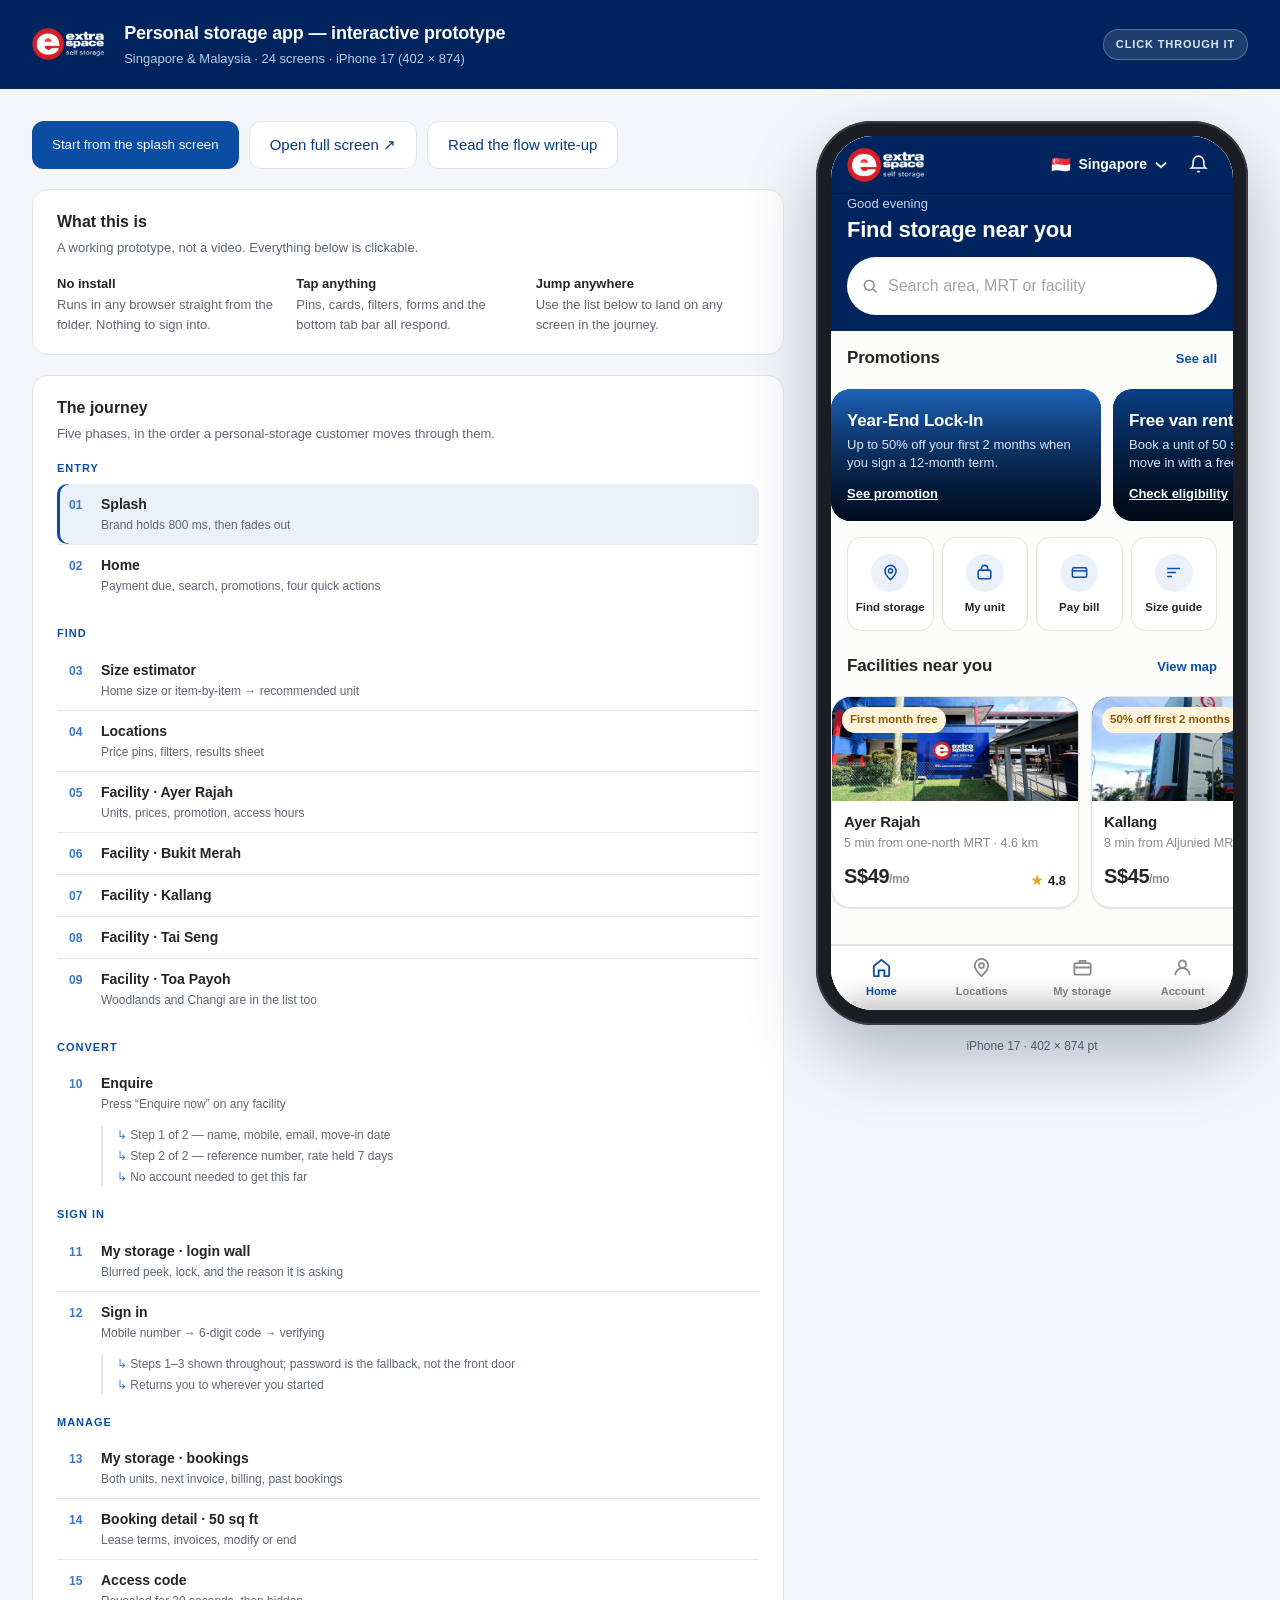
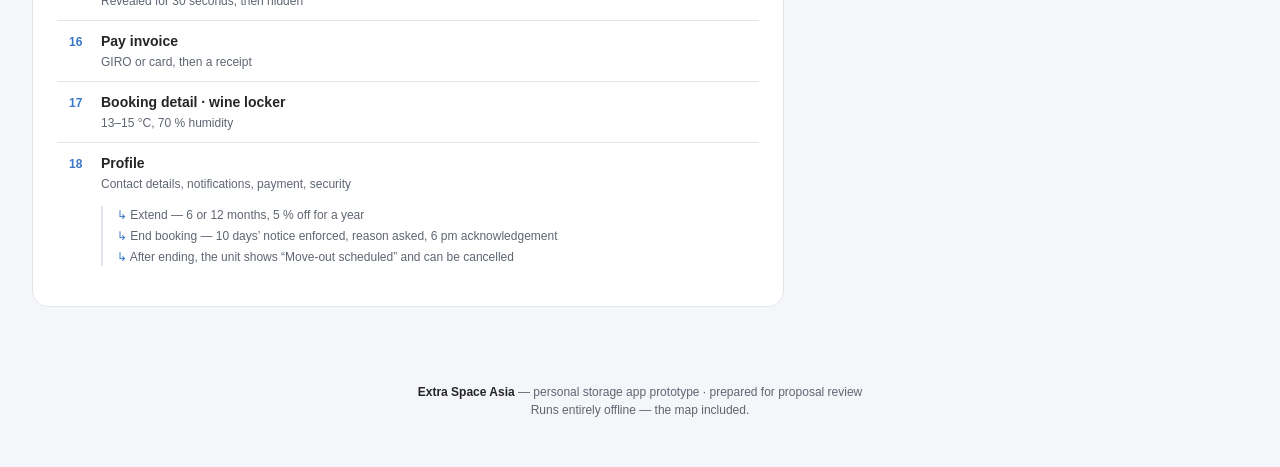
<file: index.html>
<!doctype html>
<html lang="en">
<head>
<meta charset="utf-8">
<title>Extra Space Asia — personal storage app prototype</title>
<meta name="viewport" content="width=device-width,initial-scale=1">
<link rel="icon" href="assets/img/brand/logo-mark.png">
<style>
  :root{
    --brand-800:#001a44; --brand-700:#00245d; --brand-600:#083c80; --brand-500:#0b4da2;
    --brand-400:#3c78c8; --brand-050:#eaf1fa;
    --accent-500:#d82424;
    --ink:#252525; --muted:#5f6672; --line:#e2e6ec; --card:#fff; --bg:#f4f6f9;
  }
  *{box-sizing:border-box;}
  body{
    margin:0; background:var(--bg); color:var(--ink);
    font:15px/1.5 "Inter","Helvetica Neue",-apple-system,BlinkMacSystemFont,Arial,sans-serif;
    -webkit-font-smoothing:antialiased;
  }
  a{color:var(--brand-500);}

  /* ---------- masthead ---------- */
  header{
    background:var(--brand-700); color:#fff;
    padding:20px 32px; display:flex; align-items:center; gap:20px; flex-wrap:wrap;
  }
  header img{height:32px;width:auto;display:block;}
  header .titles{flex:1;min-width:240px;}
  header h1{margin:0;font-size:18px;font-weight:700;letter-spacing:-.01em;}
  header p{margin:2px 0 0;font-size:13px;color:#b8c9e4;}
  .tag{
    font-size:11px;font-weight:700;letter-spacing:.08em;text-transform:uppercase;
    background:rgba(255,255,255,.12); border:1px solid rgba(255,255,255,.24);
    padding:6px 12px; border-radius:999px; color:#dbe6f5;
  }

  /* ---------- layout ---------- */
  .wrap{display:flex;align-items:flex-start;gap:32px;padding:32px;max-width:1360px;margin:0 auto;}
  .rail{flex:1;min-width:320px;}
  .stage{flex-shrink:0;}

  /* ---------- phone ---------- */
  .phone{
    width:432px; padding:15px; border-radius:56px; background:#1b1d22;
    box-shadow:0 30px 70px rgba(0,26,68,.28), inset 0 0 0 2px #3a3d45;
    position:sticky; top:32px;
  }
  .phone .screen{
    width:402px; height:874px; border-radius:42px; overflow:hidden;
    background:#fff; position:relative;
  }
  .phone iframe{width:402px;height:874px;border:0;display:block;}
  .stage .caption{
    text-align:center;color:var(--muted);font-size:12px;margin:12px 0 0;
  }

  /* ---------- cards ---------- */
  .card{
    background:var(--card);border:1px solid var(--line);border-radius:16px;
    padding:20px 24px;margin:0 0 20px;
  }
  .card h2{margin:0 0 4px;font-size:16px;}
  .card h2 + p{margin:0 0 16px;color:var(--muted);font-size:13px;}

  .how{display:grid;grid-template-columns:repeat(auto-fit,minmax(200px,1fr));gap:16px;}
  .how div{font-size:13px;color:var(--muted);}
  .how b{display:block;color:var(--ink);font-size:13px;margin-bottom:2px;}

  /* ---------- index ---------- */
  .phase{margin:0 0 20px;}
  .phase > h3{
    margin:0 0 8px;font-size:11px;font-weight:700;letter-spacing:.09em;
    text-transform:uppercase;color:var(--brand-500);
  }
  ol.screens{list-style:none;margin:0;padding:0;}
  ol.screens li{border-top:1px solid var(--line);}
  ol.screens li:first-child{border-top:0;}
  ol.screens button{
    width:100%;display:flex;align-items:baseline;gap:12px;text-align:left;
    background:none;border:0;padding:10px 12px;margin:0;border-radius:10px;
    font:inherit;color:inherit;cursor:pointer;
  }
  ol.screens button:hover{background:var(--brand-050);}
  ol.screens button[aria-current="true"]{background:var(--brand-050);box-shadow:inset 3px 0 0 var(--brand-500);}
  ol.screens .n{
    font-variant-numeric:tabular-nums;font-weight:700;font-size:12px;
    color:var(--brand-400);flex-shrink:0;width:20px;
  }
  ol.screens .t{flex:1;}
  ol.screens .t b{display:block;font-weight:600;font-size:14px;}
  ol.screens .t span{display:block;font-size:12px;color:var(--muted);margin-top:1px;}
  .sub{
    margin:2px 0 8px 44px;padding:0 0 0 14px;border-left:2px solid var(--line);
    font-size:12px;color:var(--muted);
  }
  .sub li{margin:3px 0;list-style:none;}
  .sub li::before{content:"↳ ";color:var(--brand-400);}

  .bar{display:flex;gap:10px;flex-wrap:wrap;margin:0 0 20px;}
  .btn{
    display:inline-flex;align-items:center;gap:8px;border:0;border-radius:12px;
    padding:12px 20px;font:600 14px/1 inherit;cursor:pointer;text-decoration:none;
  }
  .btn-primary{background:var(--brand-500);color:#fff;}
  .btn-primary:hover{background:var(--brand-600);}
  .btn-ghost{background:#fff;color:var(--brand-600);border:1px solid var(--line);}
  .btn-ghost:hover{border-color:var(--brand-400);}

  footer{
    padding:24px 32px 48px;text-align:center;color:var(--muted);font-size:12px;
  }
  footer b{color:var(--ink);}

  /* Narrow windows: drop the phone below the index. */
  @media (max-width:1120px){
    .wrap{flex-direction:column-reverse;padding:20px;}
    .phone{position:static;}
  }
  @media (max-width:480px){
    .phone{width:100%;padding:0;border-radius:0;box-shadow:none;background:none;}
    .phone .screen,.phone iframe{width:100%;height:80vh;border-radius:0;}
  }
</style>
</head>
<body>

<header>
  <img src="assets/img/brand/logo-lockup.png" alt="Extra Space Asia">
  <div class="titles">
    <h1>Personal storage app — interactive prototype</h1>
    <p>Singapore &amp; Malaysia · 24 screens · iPhone 17 (402 × 874)</p>
  </div>
  <span class="tag">Click through it</span>
</header>

<div class="wrap">

  <div class="rail">

    <div class="bar">
      <button class="btn btn-primary" type="button" id="restart">Start from the splash screen</button>
      <a class="btn btn-ghost" href="home.html" target="_blank" rel="noopener">Open full screen ↗</a>
      <a class="btn btn-ghost" href="flow.html">Read the flow write-up</a>
    </div>

    <div class="card">
      <h2>What this is</h2>
      <p>A working prototype, not a video. Everything below is clickable.</p>
      <div class="how">
        <div><b>No install</b>Runs in any browser straight from the folder. Nothing to sign into.</div>
        <div><b>Tap anything</b>Pins, cards, filters, forms and the bottom tab bar all respond.</div>
        <div><b>Jump anywhere</b>Use the list below to land on any screen in the journey.</div>
      </div>
    </div>

    <div class="card">
      <h2>The journey</h2>
      <p>Five phases, in the order a personal-storage customer moves through them.</p>

      <div class="phase">
        <h3>Entry</h3>
        <ol class="screens">
          <li><button type="button" data-src="home.html?reset=1">
            <span class="n">01</span><span class="t"><b>Splash</b>
            <span>Brand holds 800 ms, then fades out</span></span></button></li>
          <li><button type="button" data-src="home.html">
            <span class="n">02</span><span class="t"><b>Home</b>
            <span>Payment due, search, promotions, four quick actions</span></span></button></li>
        </ol>
      </div>

      <div class="phase">
        <h3>Find</h3>
        <ol class="screens">
          <li><button type="button" data-src="estimator.html">
            <span class="n">03</span><span class="t"><b>Size estimator</b>
            <span>Home size or item-by-item → recommended unit</span></span></button></li>
          <li><button type="button" data-src="map.html">
            <span class="n">04</span><span class="t"><b>Locations</b>
            <span>Price pins, filters, results sheet</span></span></button></li>
          <li><button type="button" data-src="facility.html?id=ayer-rajah">
            <span class="n">05</span><span class="t"><b>Facility · Ayer Rajah</b>
            <span>Units, prices, promotion, access hours</span></span></button></li>
          <li><button type="button" data-src="facility.html?id=bukit-merah">
            <span class="n">06</span><span class="t"><b>Facility · Bukit Merah</b></span></button></li>
          <li><button type="button" data-src="facility.html?id=kallang">
            <span class="n">07</span><span class="t"><b>Facility · Kallang</b></span></button></li>
          <li><button type="button" data-src="facility.html?id=tai-seng">
            <span class="n">08</span><span class="t"><b>Facility · Tai Seng</b></span></button></li>
          <li><button type="button" data-src="facility.html?id=toa-payoh">
            <span class="n">09</span><span class="t"><b>Facility · Toa Payoh</b>
            <span>Woodlands and Changi are in the list too</span></span></button></li>
        </ol>
      </div>

      <div class="phase">
        <h3>Convert</h3>
        <ol class="screens">
          <li><button type="button" data-src="facility.html?id=ayer-rajah">
            <span class="n">10</span><span class="t"><b>Enquire</b>
            <span>Press “Enquire now” on any facility</span></span></button></li>
        </ol>
        <ul class="sub">
          <li>Step 1 of 2 — name, mobile, email, move-in date</li>
          <li>Step 2 of 2 — reference number, rate held 7 days</li>
          <li>No account needed to get this far</li>
        </ul>
      </div>

      <div class="phase">
        <h3>Sign in</h3>
        <ol class="screens">
          <li><button type="button" data-src="account.html">
            <span class="n">11</span><span class="t"><b>My storage · login wall</b>
            <span>Blurred peek, lock, and the reason it is asking</span></span></button></li>
          <li><button type="button" data-src="login.html?next=account.html">
            <span class="n">12</span><span class="t"><b>Sign in</b>
            <span>Mobile number → 6-digit code → verifying</span></span></button></li>
        </ol>
        <ul class="sub">
          <li>Steps 1–3 shown throughout; password is the fallback, not the front door</li>
          <li>Returns you to wherever you started</li>
        </ul>
      </div>

      <div class="phase">
        <h3>Manage</h3>
        <ol class="screens">
          <li><button type="button" data-src="account.html">
            <span class="n">13</span><span class="t"><b>My storage · bookings</b>
            <span>Both units, next invoice, billing, past bookings</span></span></button></li>
          <li><button type="button" data-src="booking.html?id=bk-04118">
            <span class="n">14</span><span class="t"><b>Booking detail · 50 sq ft</b>
            <span>Lease terms, invoices, modify or end</span></span></button></li>
          <li><button type="button" data-src="booking.html?id=bk-04118&amp;action=gate">
            <span class="n">15</span><span class="t"><b>Access code</b>
            <span>Revealed for 30 seconds, then hidden</span></span></button></li>
          <li><button type="button" data-src="booking.html?id=bk-04118&amp;action=pay">
            <span class="n">16</span><span class="t"><b>Pay invoice</b>
            <span>GIRO or card, then a receipt</span></span></button></li>
          <li><button type="button" data-src="booking.html?id=bk-w021">
            <span class="n">17</span><span class="t"><b>Booking detail · wine locker</b>
            <span>13–15 °C, 70 % humidity</span></span></button></li>
          <li><button type="button" data-src="profile.html">
            <span class="n">18</span><span class="t"><b>Profile</b>
            <span>Contact details, notifications, payment, security</span></span></button></li>
        </ol>
        <ul class="sub">
          <li>Extend — 6 or 12 months, 5 % off for a year</li>
          <li>End booking — 10 days’ notice enforced, reason asked, 6 pm acknowledgement</li>
          <li>After ending, the unit shows “Move-out scheduled” and can be cancelled</li>
        </ul>
      </div>
    </div>

  </div>

  <div class="stage">
    <div class="phone">
      <div class="screen">
        <iframe id="device" src="home.html?reset=1" title="Extra Space Asia app prototype"></iframe>
      </div>
    </div>
    <p class="caption">iPhone 17 · 402 × 874 pt</p>
  </div>

</div>

<footer>
  <b>Extra Space Asia</b> — personal storage app prototype · prepared for proposal review<br>
  Runs entirely offline — the map included.
</footer>

<script>
(function () {
  "use strict";
  var device = document.getElementById("device");
  var buttons = Array.prototype.slice.call(document.querySelectorAll("ol.screens button"));

  function load(src, btn) {
    device.src = src;
    buttons.forEach(function (b) { b.setAttribute("aria-current", b === btn ? "true" : "false"); });
    if (window.innerWidth <= 1120) {
      document.querySelector(".phone").scrollIntoView({ behavior: "smooth", block: "center" });
    }
  }

  buttons.forEach(function (btn) {
    btn.addEventListener("click", function () { load(btn.dataset.src, btn); });
  });

  document.getElementById("restart").addEventListener("click", function () {
    load("home.html?reset=1", buttons[0]);
  });

  buttons[0].setAttribute("aria-current", "true");
})();
</script>

</body>
</html>
</file>
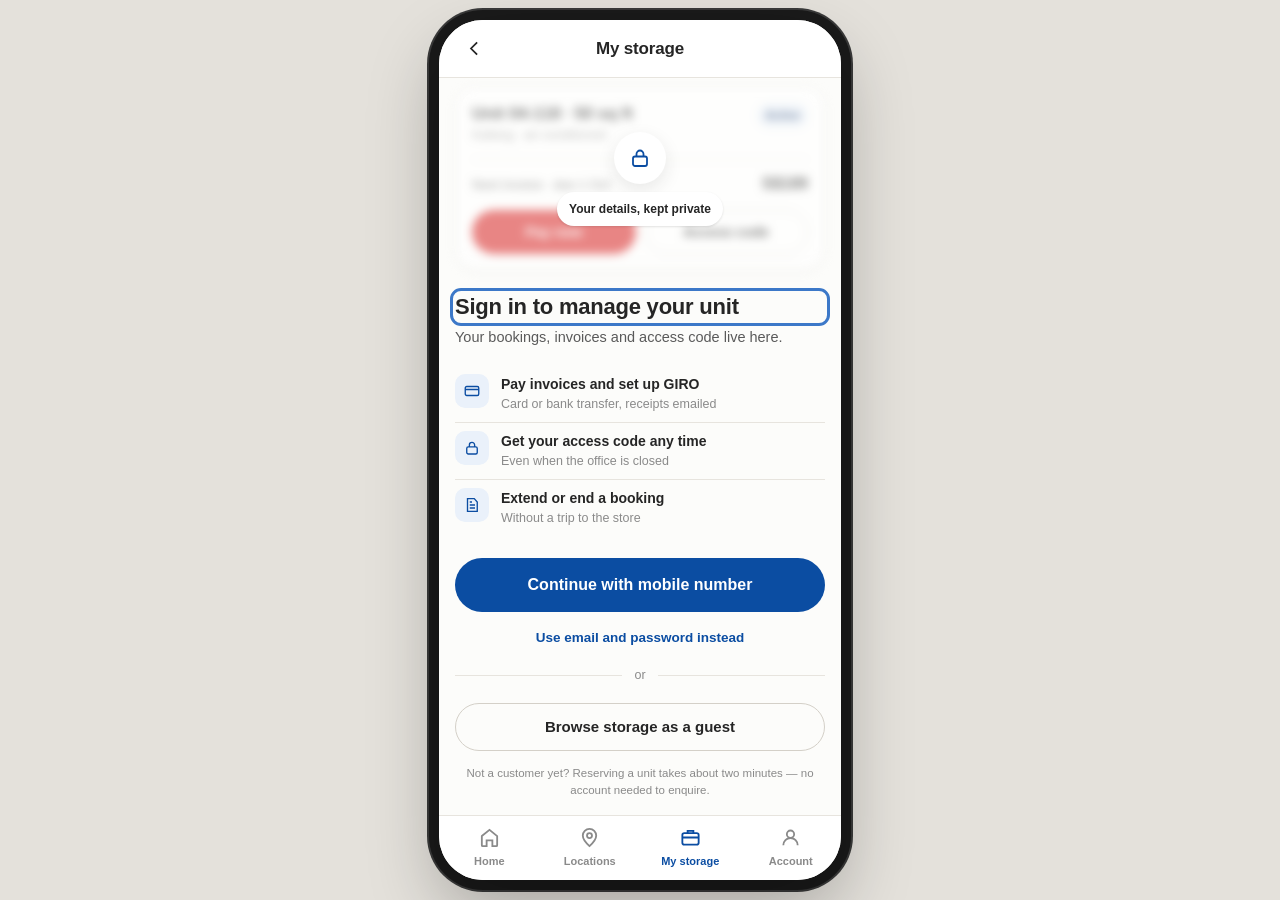
<file: account.html>
<!DOCTYPE html>
<html lang="en">
<head>
<meta charset="utf-8">
<meta name="viewport" content="width=device-width, initial-scale=1, viewport-fit=cover, maximum-scale=1">
<meta name="theme-color" content="#ffffff">
<title>My storage | Extra Space Asia</title>
<link rel="icon" href="data:image/svg+xml,<svg xmlns='http://www.w3.org/2000/svg' viewBox='0 0 40 40'><rect width='40' height='40' rx='9' fill='%2300245d'/><path d='M13 28.5V17.6L20 13l7 4.6v10.9' stroke='white' stroke-width='2.6' fill='none'/></svg>">
<link rel="stylesheet" href="assets/styles.css?v=4">
<style>
/* ---------- my storage: the gated screen and its wall ---------- */

/* --- the wall --- */
.wall{padding:8px 16px calc(28px + var(--safe-b));}
.wall-preview{position:relative;margin:0 0 22px;}
.wall-preview .peek{filter:blur(5px);opacity:.55;pointer-events:none;user-select:none;}
.wall-lock{
  position:absolute;inset:0;display:flex;flex-direction:column;align-items:center;justify-content:center;
  gap:8px;text-align:center;
}
.wall-lock .ic{
  width:52px;height:52px;border-radius:50%;background:var(--card);box-shadow:var(--sh-md);
  display:flex;align-items:center;justify-content:center;color:var(--brand-500);
}
.wall-lock span{
  background:var(--card);box-shadow:var(--sh-sm);border-radius:var(--r-pill);
  font-size:12px;font-weight:700;color:var(--ink);padding:8px 12px;
}
.wall h1{font-size:22px;margin:0 0 6px;}
.wall .reason{font-size:14.5px;margin:0 0 18px;}
.wall-perks{margin:0 0 22px;}
.wall-perks li{display:flex;gap:12px;padding:8px 0;font-size:14px;border-bottom:1px solid var(--line);}
.wall-perks li:last-child{border-bottom:0;}
.wall-perks .ic{width:34px;height:34px;flex-shrink:0;border-radius:var(--r-sm);background:var(--brand-050);
  color:var(--brand-500);display:flex;align-items:center;justify-content:center;}
.wall-perks strong{display:block;color:var(--ink);font-size:14px;}
.wall-perks span{font-size:12.5px;color:var(--muted);}

/* account + booking list styles now live in assets/styles.css */
</style>
</head>
<body>
<div class="app">

  <header class="appbar">
    <a class="icon-btn" href="home.html" aria-label="Back">
      <svg width="21" height="21" viewBox="0 0 24 24" fill="none" stroke="currentColor" stroke-width="2"><path d="m15 5-7 7 7 7"/></svg>
    </a>
    <h1>My storage</h1>
    <button class="icon-btn" type="button" id="signout-btn" aria-label="Sign out" hidden>
      <svg width="21" height="21" viewBox="0 0 24 24" fill="none" stroke="currentColor" stroke-width="1.9"><path d="M14 5H7a2 2 0 0 0-2 2v10a2 2 0 0 0 2 2h7"/><path d="M17 8.5 20.5 12 17 15.5M20.5 12H11"/></svg>
    </button>
    <span class="icon-btn" id="appbar-spacer" aria-hidden="true"></span>
  </header>

  <main class="screen" id="screen"></main>

  <nav class="tabbar" aria-label="Main">
    <a href="home.html">
      <svg viewBox="0 0 24 24" fill="none" stroke="currentColor" stroke-width="1.9" aria-hidden="true"><path d="M4 10.5 12 4l8 6.5V20a1 1 0 0 1-1 1h-4v-6H9v6H5a1 1 0 0 1-1-1Z"/></svg>
      Home
    </a>
    <a href="map.html">
      <svg viewBox="0 0 24 24" fill="none" stroke="currentColor" stroke-width="1.9" aria-hidden="true"><path d="M12 21s7-6.2 7-11a7 7 0 1 0-14 0c0 4.8 7 11 7 11Z"/><circle cx="12" cy="10" r="2.6"/></svg>
      Locations
    </a>
    <a href="account.html" aria-current="page">
      <svg viewBox="0 0 24 24" fill="none" stroke="currentColor" stroke-width="1.9" aria-hidden="true"><rect x="3.5" y="7.5" width="17" height="12" rx="2"/><path d="M3.5 12h17M9 7.5V5h6v2.5"/></svg>
      My storage
    </a>
    <a href="profile.html">
      <svg viewBox="0 0 24 24" fill="none" stroke="currentColor" stroke-width="1.9" aria-hidden="true"><circle cx="12" cy="8.5" r="3.8"/><path d="M4.5 20a7.5 7.5 0 0 1 15 0"/></svg>
      Account
    </a>
  </nav>
</div>

<script src="assets/data.js"></script>
<script src="assets/app.js"></script>
<script src="assets/auth.js"></script>
<script src="assets/account.js"></script>
</body>
</html>
</file>
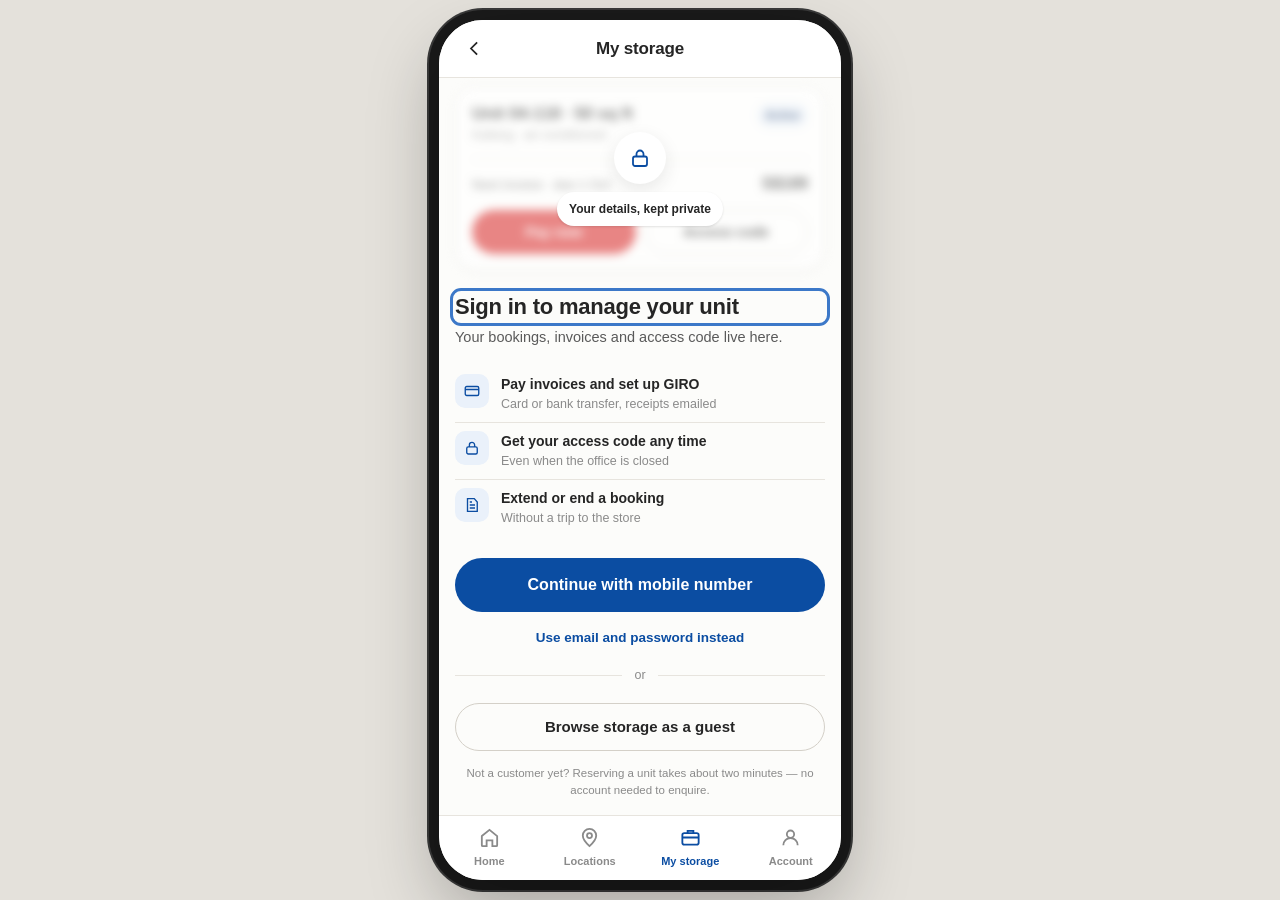
<file: booking.html>
<!DOCTYPE html>
<html lang="en">
<head>
<meta charset="utf-8">
<meta name="viewport" content="width=device-width, initial-scale=1, viewport-fit=cover, maximum-scale=1">
<meta name="theme-color" content="#ffffff">
<title>Booking | Extra Space Asia</title>
<link rel="icon" href="data:image/svg+xml,<svg xmlns='http://www.w3.org/2000/svg' viewBox='0 0 40 40'><rect width='40' height='40' rx='9' fill='%2300245d'/><path d='M13 28.5V17.6L20 13l7 4.6v10.9' stroke='white' stroke-width='2.6' fill='none'/></svg>">
<link rel="stylesheet" href="assets/styles.css?v=4">
<style>
/* ---------- booking detail ---------- */
.bk{padding:16px 16px calc(20px + var(--safe-b));}
.bk-head{
  padding:16px;border-radius:var(--r-lg);background:var(--brand-700);color:#c3d5ee;margin:0 0 14px;
}
.bk-head .top{display:flex;align-items:flex-start;justify-content:space-between;gap:12px;}
.bk-head h2{color:#fff;font-size:18px;margin:0 0 3px;}
.bk-head p{margin:0;font-size:13px;}
.bk-head .facts{display:flex;flex-wrap:wrap;gap:8px 24px;margin:14px 0 0;padding-top:12px;
  border-top:1px solid rgba(255,255,255,.16);}
.bk-head .fact{font-size:12.5px;}
.bk-head .fact strong{display:block;color:#fff;font-size:13.5px;font-weight:600;margin-top:1px;}

.alert-bar{
  display:flex;gap:12px;align-items:flex-start;padding:12px 16px;border-radius:var(--r-md);
  background:#fff3dc;border:1px solid #f0dcb0;color:#6b4708;font-size:13px;margin:0 0 14px;
}
.alert-bar .ic{flex-shrink:0;margin-top:1px;}
.alert-bar strong{display:block;color:#4d3305;font-size:14px;margin-bottom:2px;}
.alert-bar button{background:none;border:0;padding:0;margin-top:8px;font-size:13px;
  font-weight:700;color:#8a5a05;text-decoration:underline;cursor:pointer;}

.inv{display:flex;align-items:center;gap:12px;padding:12px 16px;border-bottom:1px solid var(--line);}
.inv:last-child{border-bottom:0;}
.inv .txt{flex:1;min-width:0;}
.inv strong{display:block;font-size:14px;color:var(--ink);}
.inv span{font-size:12.5px;color:var(--muted);}
.inv .amt{font-size:15px;font-weight:700;color:var(--ink);text-align:right;}
.inv .paid{display:block;font-size:11.5px;font-weight:700;color:#12704a;margin-top:2px;}
.inv .dl{flex-shrink:0;color:var(--muted);background:none;border:0;cursor:pointer;padding:8px;}

.acct-row.danger strong{color:var(--accent-500);}
.acct-row.danger .ic{background:var(--accent-050);color:var(--accent-500);}

.opt{
  display:flex;align-items:flex-start;gap:12px;padding:16px;border:1.5px solid var(--line);
  border-radius:var(--r-md);margin-bottom:10px;cursor:pointer;
}
.opt.sel{border-color:var(--brand-500);background:var(--brand-050);}
.opt .mark{flex-shrink:0;width:22px;height:22px;border-radius:50%;border:1.5px solid var(--line-strong);
  background:#fff;margin-top:1px;}
.opt.sel .mark{border:7px solid var(--brand-500);}
.opt strong{display:block;font-size:15px;color:var(--ink);}
.opt span{font-size:12.5px;color:var(--muted);}
.opt .price{margin-left:auto;text-align:right;font-size:15px;}
.opt input{position:absolute;opacity:0;width:0;height:0;}

.notice{background:var(--sand);border-radius:var(--r-md);padding:12px 16px;font-size:13px;
  line-height:1.5;margin:0 0 16px;}
.notice strong{display:block;color:var(--ink);margin-bottom:3px;}
.confirm{text-align:center;padding:8px 0 4px;}
.confirm .tick{width:56px;height:56px;border-radius:50%;background:var(--brand-050);color:var(--brand-500);
  display:flex;align-items:center;justify-content:center;margin:0 auto 14px;}
</style>
</head>
<body>
<div class="app">

  <header class="appbar">
    <a class="icon-btn" href="account.html" aria-label="Back to My storage">
      <svg width="21" height="21" viewBox="0 0 24 24" fill="none" stroke="currentColor" stroke-width="2"><path d="m15 5-7 7 7 7"/></svg>
    </a>
    <h1 id="bar-title">Booking</h1>
    <span class="icon-btn" aria-hidden="true"></span>
  </header>

  <main class="screen" id="screen"></main>

  <div class="cta-bar" id="cta-bar" hidden>
    <div>
      <div class="price" id="cta-price">&mdash;</div>
      <div class="hint" id="cta-note" style="margin:0">Next invoice</div>
    </div>
    <button class="btn btn-accent" type="button" id="pay-btn" style="flex:1">Pay now</button>
  </div>

  <!-- extend booking -->
  <div class="sheet-backdrop" id="extend-sheet-backdrop"></div>
  <section class="sheet" id="extend-sheet" role="dialog" aria-modal="true" aria-labelledby="extend-title" aria-hidden="true">
    <div class="sheet-handle" aria-hidden="true"></div>
    <div class="sheet-head">
      <div><h2 id="extend-title">Extend booking</h2>
        <p class="hint" id="extend-sub" style="margin:2px 0 0"></p></div>
      <button class="icon-btn" type="button" data-sheet-close aria-label="Close">
        <svg width="20" height="20" viewBox="0 0 24 24" fill="none" stroke="currentColor" stroke-width="2"><path d="m6 6 12 12M18 6 6 18"/></svg>
      </button>
    </div>
    <div class="sheet-body" id="extend-body"></div>
  </section>

  <!-- end booking -->
  <div class="sheet-backdrop" id="end-sheet-backdrop"></div>
  <section class="sheet" id="end-sheet" role="dialog" aria-modal="true" aria-labelledby="end-title" aria-hidden="true">
    <div class="sheet-handle" aria-hidden="true"></div>
    <div class="sheet-head">
      <div><h2 id="end-title">End booking</h2>
        <p class="hint" id="end-sub" style="margin:2px 0 0"></p></div>
      <button class="icon-btn" type="button" data-sheet-close aria-label="Close">
        <svg width="20" height="20" viewBox="0 0 24 24" fill="none" stroke="currentColor" stroke-width="2"><path d="m6 6 12 12M18 6 6 18"/></svg>
      </button>
    </div>
    <div class="sheet-body" id="end-body"></div>
  </section>
</div>

<script src="assets/data.js"></script>
<script src="assets/app.js"></script>
<script src="assets/auth.js"></script>
<script src="assets/booking.js"></script>
</body>
</html>
</file>
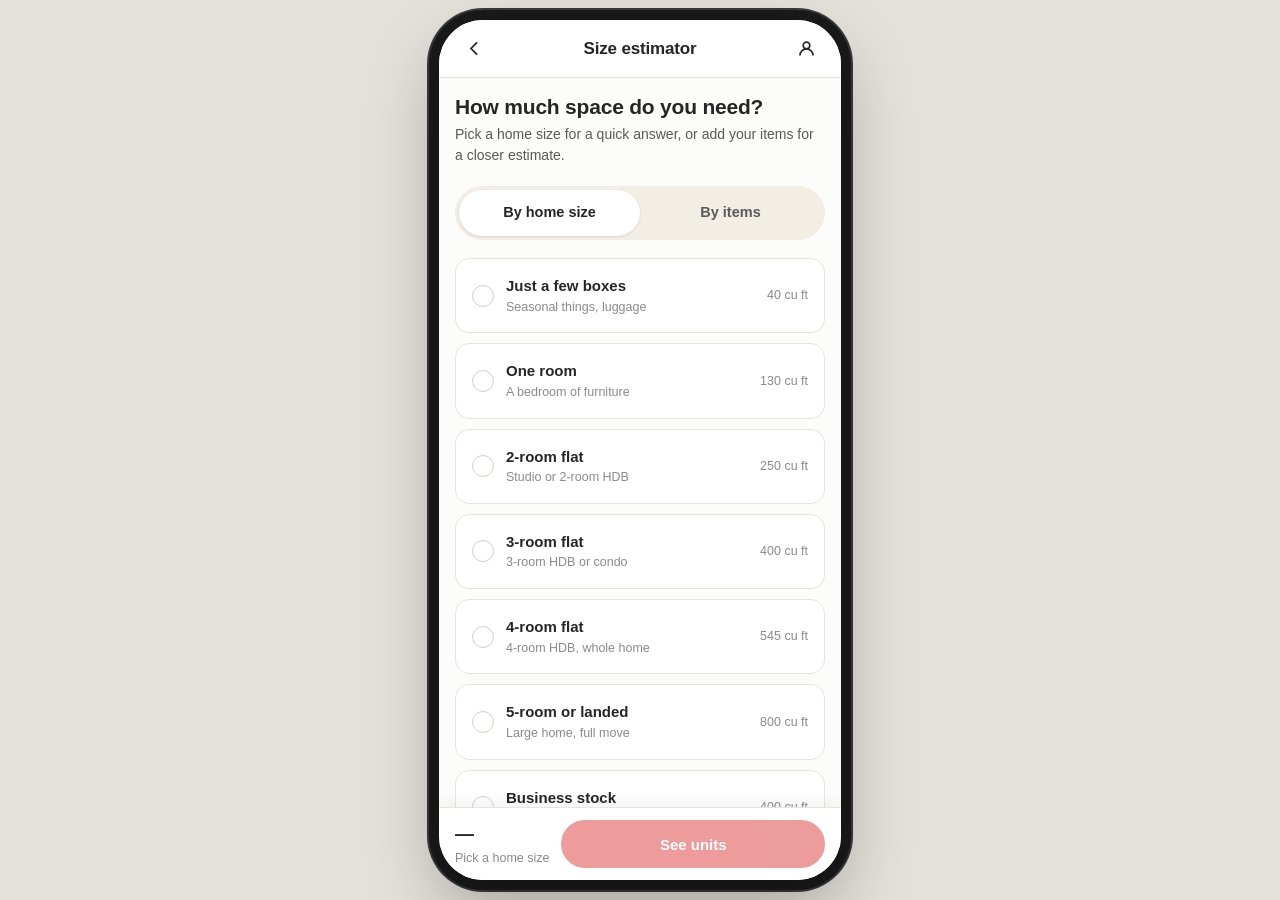
<file: estimator.html>
<!DOCTYPE html>
<html lang="en">
<head>
<meta charset="utf-8">
<meta name="viewport" content="width=device-width, initial-scale=1, viewport-fit=cover, maximum-scale=1">
<meta name="theme-color" content="#ffffff">
<title>Size estimator | Extra Space Asia</title>
<link rel="icon" href="data:image/svg+xml,<svg xmlns='http://www.w3.org/2000/svg' viewBox='0 0 40 40'><rect width='40' height='40' rx='9' fill='%2300245d'/><path d='M13 28.5V17.6L20 13l7 4.6v10.9' stroke='white' stroke-width='2.6' fill='none'/></svg>">
<link rel="stylesheet" href="assets/styles.css?v=4">
<style>
/* ---------- size estimator ---------- */
.est{padding:0 16px calc(20px + var(--safe-b));}
.est-intro{padding:16px 0 4px;}
.est-intro h1{font-size:21px;margin:0 0 4px;}
.est-intro p{font-size:14px;margin:0;}

.seg{display:flex;background:var(--sand);border-radius:var(--r-pill);padding:4px;margin:16px 0 18px;}
.seg button{
  flex:1;background:none;border:0;border-radius:var(--r-pill);padding:12px 8px;
  font-size:14.5px;font-weight:700;color:var(--body);cursor:pointer;
}
.seg button[aria-selected="true"]{background:var(--card);color:var(--ink);box-shadow:var(--sh-sm);}

.preset{
  display:flex;align-items:center;gap:12px;width:100%;text-align:left;cursor:pointer;
  background:var(--card);border:1.5px solid var(--line);border-radius:var(--r-md);
  padding:16px;margin-bottom:10px;font:inherit;
}
.preset.sel{border-color:var(--brand-500);background:var(--brand-050);}
.preset .mark{flex-shrink:0;width:22px;height:22px;border-radius:50%;
  border:1.5px solid var(--line-strong);background:#fff;}
.preset.sel .mark{border:7px solid var(--brand-500);}
.preset strong{display:block;font-size:15px;color:var(--ink);}
.preset span{font-size:12.5px;color:var(--muted);}

.grp{margin:0 0 16px;}
.grp h2{font-size:12px;font-weight:700;letter-spacing:.08em;text-transform:uppercase;
  color:var(--muted);margin:0 0 8px 2px;}
.grp .box{background:var(--card);border:1px solid var(--line);border-radius:var(--r-lg);overflow:hidden;}
.item{display:flex;align-items:center;gap:12px;padding:12px 16px;border-bottom:1px solid var(--line);}
.item:last-child{border-bottom:0;}
.item.on{background:var(--brand-050);}
.item .ico{
  width:46px;height:46px;flex-shrink:0;border-radius:var(--r-sm);background:var(--sand);
  display:flex;align-items:center;justify-content:center;overflow:hidden;
}
.item .ico img{width:40px;height:40px;object-fit:contain;display:block;}
.item.on .ico{background:#fff;}
.item .txt{flex:1;min-width:0;}
.item strong{display:block;font-size:14.5px;color:var(--ink);font-weight:600;}
.item span{font-size:12px;color:var(--muted);}

.result{
  background:var(--card);border:1px solid var(--line);border-radius:var(--r-lg);
  padding:16px;margin:18px 0 0;box-shadow:var(--sh-sm);
}
.result .lead{font-size:12.5px;font-weight:700;letter-spacing:.06em;text-transform:uppercase;
  color:var(--brand-500);margin:0 0 4px;}
.result h2{font-size:26px;margin:0 0 2px;}
.result .sub{font-size:13.5px;color:var(--muted);margin:0 0 16px;}
.result .meter{margin:0 0 6px;}
.result .meter-label{display:flex;justify-content:space-between;font-size:12.5px;color:var(--muted);margin-top:7px;}
.result .up{
  display:flex;gap:8px;align-items:flex-start;margin:16px 0 0;padding:12px;border-radius:var(--r-md);
  background:var(--sand);font-size:13px;line-height:1.45;
}
.result .up strong{color:var(--ink);}
.est-reset{display:block;width:100%;background:none;border:0;text-align:center;cursor:pointer;
  font-size:13.5px;font-weight:700;color:var(--muted);padding:16px 0 0;}
[hidden]{display:none !important;}
</style>
</head>
<body>
<div class="app">

  <header class="appbar">
    <a class="icon-btn" href="home.html" aria-label="Back">
      <svg width="21" height="21" viewBox="0 0 24 24" fill="none" stroke="currentColor" stroke-width="2"><path d="m15 5-7 7 7 7"/></svg>
    </a>
    <h1>Size estimator</h1>
    <button class="icon-btn" type="button" id="signin-btn" aria-label="Sign in">
      <svg width="21" height="21" viewBox="0 0 24 24" fill="none" stroke="currentColor" stroke-width="1.9"><circle cx="12" cy="8.5" r="3.8"/><path d="M4.5 20a7.5 7.5 0 0 1 15 0"/></svg>
    </button>
  </header>

  <main class="screen" id="screen">
    <div class="est">
      <div class="est-intro">
        <h1>How much space do you need?</h1>
        <p>Pick a home size for a quick answer, or add your items for a closer estimate.</p>
      </div>

      <div class="seg" role="tablist" aria-label="Estimate method">
        <button type="button" role="tab" id="tab-home" aria-selected="true" aria-controls="panel-home">By home size</button>
        <button type="button" role="tab" id="tab-items" aria-selected="false" aria-controls="panel-items">By items</button>
      </div>

      <section id="panel-home" role="tabpanel" aria-labelledby="tab-home"></section>
      <section id="panel-items" role="tabpanel" aria-labelledby="tab-items" hidden></section>

      <div id="result"></div>
      <button class="est-reset" type="button" id="reset" hidden>Start over</button>
    </div>
  </main>

  <div class="cta-bar" id="cta-bar">
    <div>
      <div class="price" id="cta-size">&mdash;</div>
      <div class="hint" id="cta-note" style="margin:0">Choose what you&rsquo;re storing</div>
    </div>
    <a class="btn btn-accent" id="cta-go" href="map.html" style="flex:1;pointer-events:none;opacity:.45">See units</a>
  </div>
</div>

<script src="assets/data.js"></script>
<script src="assets/app.js"></script>
<script src="assets/estimator.js"></script>
</body>
</html>
</file>
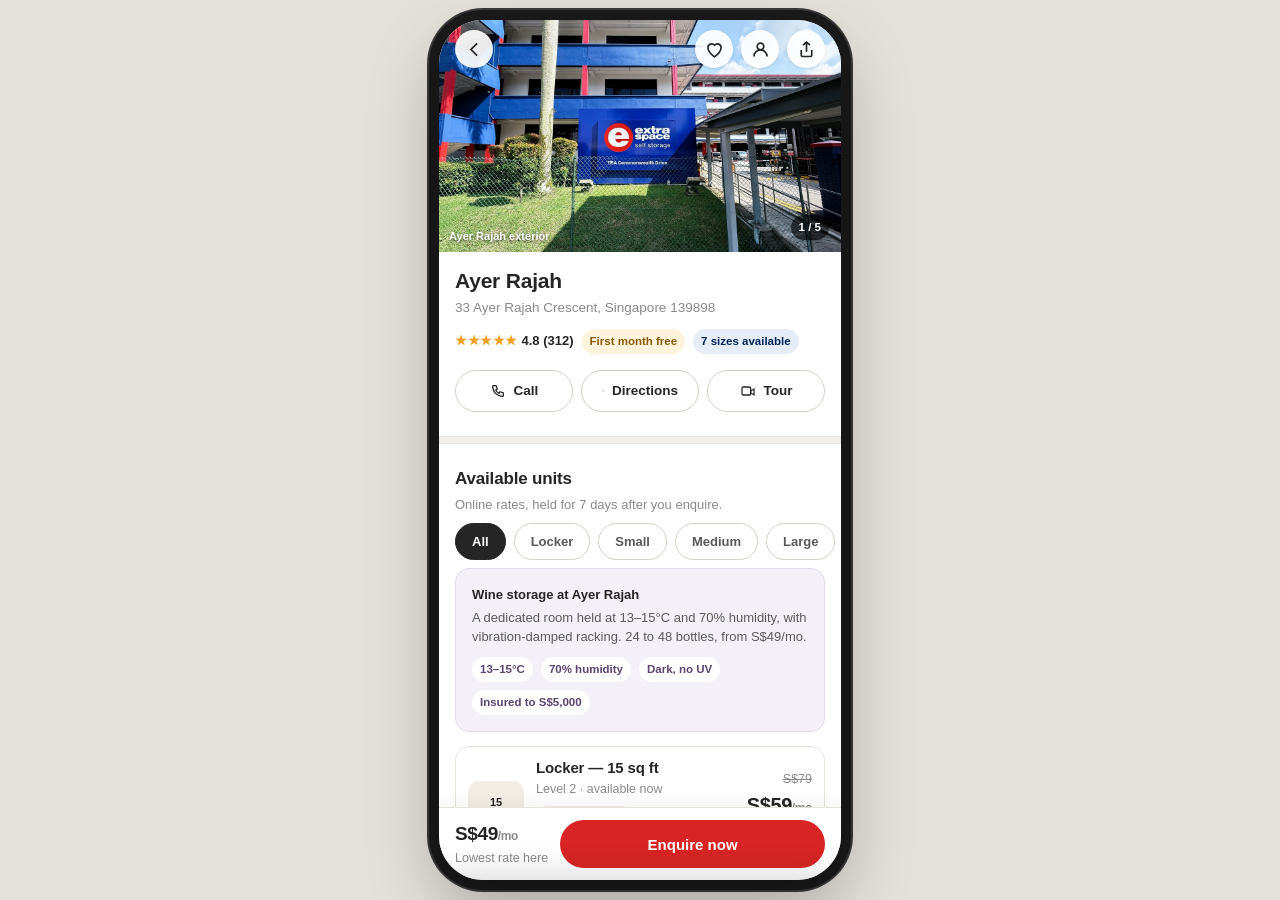
<file: facility.html>
<!DOCTYPE html>
<html lang="en">
<head>
<meta charset="utf-8">
<meta name="viewport" content="width=device-width, initial-scale=1, viewport-fit=cover, maximum-scale=1">
<meta name="theme-color" content="#00245d">
<title>Facility | Extra Space Asia</title>
<link rel="icon" href="data:image/svg+xml,<svg xmlns='http://www.w3.org/2000/svg' viewBox='0 0 40 40'><rect width='40' height='40' rx='9' fill='%2300245d'/><path d='M13 28.5V17.6L20 13l7 4.6v10.9' stroke='white' stroke-width='2.6' fill='none'/></svg>">
<link rel="stylesheet" href="assets/styles.css?v=4">
<link rel="stylesheet" href="assets/vendor/leaflet/leaflet.css">
<style>
/* ---------- facility screen ---------- */
.app{background:var(--card);}
.appbar-float{
  position:absolute;top:0;left:0;right:0;z-index:30;background:transparent;border-bottom:0;
  transition:background .2s,border-color .2s;
}
.appbar-float .icon-btn{background:rgba(255,255,255,.92);box-shadow:var(--sh-sm);color:var(--ink);}
.appbar-float h1{opacity:0;transition:opacity .2s;font-size:16px;}
.appbar-float.solid{background:var(--card);border-bottom:1px solid var(--line);}
.appbar-float.solid h1{opacity:1;}
.appbar-float.solid .icon-btn{background:none;box-shadow:none;}

.gallery{display:flex;overflow-x:auto;scroll-snap-type:x mandatory;scrollbar-width:none;}
.gallery::-webkit-scrollbar{display:none;}
.gallery .photo{flex:0 0 100%;height:232px;scroll-snap-align:start;}
.gallery-wrap{position:relative;}
.gallery-count{
  position:absolute;right:12px;bottom:12px;background:rgba(0,0,0,.6);color:#fff;
  font-size:11.5px;font-weight:600;padding:4px 8px;border-radius:var(--r-pill);
}

.fac-head{padding:16px 16px 4px;}
.fac-head h1{font-size:21px;margin:0 0 4px;}
.fac-head .addr{font-size:13.5px;color:var(--muted);margin:0 0 10px;}
.fac-head .meta{display:flex;flex-wrap:wrap;gap:8px;align-items:center;margin-bottom:12px;}
.actions{display:flex;gap:8px;padding:0 16px 4px;}
.actions .btn{flex:1;min-height:42px;font-size:13.5px;}

.unit{
  display:grid;grid-template-columns:56px 1fr auto;gap:12px;align-items:center;
  border:1.5px solid var(--line);border-radius:var(--r-md);padding:12px;margin-bottom:10px;
  cursor:pointer;transition:border-color .15s,background .15s;
}
.unit.selected{border-color:var(--brand-500);background:var(--brand-050);}
.unit-dim{
  width:56px;height:56px;border-radius:var(--r-sm);background:var(--sand);
  display:flex;flex-direction:column;align-items:center;justify-content:center;
  font-size:11px;font-weight:800;color:var(--ink);line-height:1.15;text-align:center;
}
.unit h3{font-size:15px;margin:0 0 2px;}
.unit .sub{font-size:12.5px;color:var(--muted);margin:0;}
.unit-tags{display:flex;flex-wrap:wrap;gap:4px;margin-top:7px;}
.tag{font-size:11px;font-weight:600;color:var(--body);background:var(--sand);border-radius:var(--r-pill);padding:4px 8px;}
.unit-right{text-align:right;min-width:96px;}
.unit-right .price-was{display:block;margin:0 0 1px;}
.unit-left-note{display:block;font-size:11px;font-weight:700;color:#a02f22;margin-top:3px;}
.radio-dot{
  width:22px;height:22px;border-radius:50%;border:1.5px solid var(--line-strong);margin:6px 0 0 auto;
}
.unit.selected .radio-dot{border:7px solid var(--brand-500);}

.amen{display:flex;flex-wrap:wrap;gap:8px;padding:0 16px;}
.amen span{font-size:12.5px;font-weight:600;color:var(--ink);background:var(--sand);
  border-radius:var(--r-pill);padding:8px 12px;}

.kv{padding:0 16px;}
.kv .r{display:flex;gap:16px;padding:12px 0;border-bottom:1px solid var(--line);font-size:13.5px;}
.kv .r:last-child{border-bottom:0;}
.kv .r strong{flex:0 0 96px;color:var(--ink);font-size:13.5px;}

#fac-map{position:relative;z-index:0;height:170px;margin:0 16px;border-radius:var(--r-md);border:1px solid var(--line);}

.review{padding:16px 16px;border-top:1px solid var(--line);}
.review:first-of-type{border-top:0;}
.rev-head{display:flex;align-items:center;gap:8px;margin-bottom:6px;}
.avatar{width:34px;height:34px;border-radius:50%;background:var(--brand-050);color:var(--brand-700);
  display:flex;align-items:center;justify-content:center;font-weight:700;font-size:13px;}
.review p{font-size:13.5px;margin:0;}

.near-row{display:flex;gap:12px;align-items:center;padding:12px 16px;border-top:1px solid var(--line);color:inherit;}
.near-row .photo{width:56px;height:56px;border-radius:var(--r-sm);flex-shrink:0;}
.near-row strong{display:block;font-size:14px;color:var(--ink);}
.near-row span{font-size:12.5px;color:var(--muted);}
.near-row .price{margin-left:auto;font-size:15px;}

.wine-note{margin:0 16px 14px;padding:16px;border-radius:var(--r-md);background:#f4f0f7;
  border:1px solid #e3daec;font-size:13px;line-height:1.5;}
.wine-note strong{display:block;color:var(--ink);margin-bottom:3px;}
.wine-note ul{display:flex;flex-wrap:wrap;gap:8px;margin:10px 0 0;}
.wine-note li{font-size:11.5px;font-weight:600;background:#fff;border-radius:var(--r-pill);padding:4px 8px;color:#5b4470;}
.elsewhere{display:flex;align-items:center;gap:12px;margin:4px 16px 8px;padding:12px;
  border:1.5px dashed var(--line-strong);border-radius:var(--r-md);color:inherit;}
.elsewhere .ic{width:38px;height:38px;flex-shrink:0;border-radius:var(--r-pill);background:var(--sand);
  display:flex;align-items:center;justify-content:center;color:var(--ink);}
.elsewhere strong{display:block;font-size:14px;color:var(--ink);}
.elsewhere span{font-size:12.5px;color:var(--muted);}
.elsewhere .chev{margin-left:auto;color:var(--muted);}
.confirm{text-align:center;padding:8px 0 4px;}
.confirm .tick{width:56px;height:56px;border-radius:50%;background:var(--brand-050);color:var(--brand-500);
  display:flex;align-items:center;justify-content:center;margin:0 auto 14px;}
</style>
</head>
<body>
<div class="app">

  <header class="appbar appbar-float" id="topbar">
    <button class="icon-btn" type="button" onclick="history.length>1?history.back():location.href='map.html'" aria-label="Back">
      <svg width="21" height="21" viewBox="0 0 24 24" fill="none" stroke="currentColor" stroke-width="2"><path d="m15 5-7 7 7 7"/></svg>
    </button>
    <h1 id="bar-title">Facility</h1>
    <button class="icon-btn" type="button" id="save-btn" aria-label="Save facility" aria-pressed="false">
      <svg width="21" height="21" viewBox="0 0 24 24" fill="none" stroke="currentColor" stroke-width="1.9"><path d="M12 20.5S4.5 15 4.5 9.8A4.3 4.3 0 0 1 12 7a4.3 4.3 0 0 1 7.5 2.8c0 5.2-7.5 10.7-7.5 10.7Z"/></svg>
    </button>
    <button class="icon-btn" type="button" id="signin-btn" aria-label="Sign in">
      <svg width="21" height="21" viewBox="0 0 24 24" fill="none" stroke="currentColor" stroke-width="1.9"><circle cx="12" cy="8.5" r="3.8"/><path d="M4.5 20a7.5 7.5 0 0 1 15 0"/></svg>
    </button>
    <button class="icon-btn" type="button" aria-label="Share"
            onclick="ESA.toast('Share sheet is not wired up in this prototype.')">
      <svg width="21" height="21" viewBox="0 0 24 24" fill="none" stroke="currentColor" stroke-width="1.9"><path d="M12 3.5v11M8 7l4-3.5L16 7"/><path d="M6 12.5v6a1.5 1.5 0 0 0 1.5 1.5h9a1.5 1.5 0 0 0 1.5-1.5v-6"/></svg>
    </button>
  </header>

  <main class="screen" id="screen">
    <div class="gallery-wrap">
      <div class="gallery" id="gallery"></div>
      <span class="gallery-count" id="gallery-count">1 / 4</span>
    </div>

    <div class="fac-head">
      <h1 id="fac-name">Facility</h1>
      <p class="addr" id="fac-address"></p>
      <div class="meta" id="fac-meta"></div>
    </div>

    <div class="actions">
      <a class="btn btn-outline" id="fac-call" href="tel:+6567041030">
        <svg width="16" height="16" viewBox="0 0 24 24" fill="none" stroke="currentColor" stroke-width="1.9" aria-hidden="true"><path d="M5 4h4l2 5-2.5 1.5a11 11 0 0 0 5 5L15 13l5 2v4a1 1 0 0 1-1 1A15 15 0 0 1 4 5a1 1 0 0 1 1-1Z"/></svg>
        Call
      </a>
      <a class="btn btn-outline" id="fac-directions" href="#" target="_blank" rel="noopener">
        <svg width="16" height="16" viewBox="0 0 24 24" fill="none" stroke="currentColor" stroke-width="1.9" aria-hidden="true"><path d="M12 21s7-6.2 7-11a7 7 0 1 0-14 0c0 4.8 7 11 7 11Z"/><circle cx="12" cy="10" r="2.4"/></svg>
        Directions
      </a>
      <button class="btn btn-outline" type="button" id="tour-btn">
        <svg width="16" height="16" viewBox="0 0 24 24" fill="none" stroke="currentColor" stroke-width="1.9" aria-hidden="true"><rect x="3" y="6" width="13" height="12" rx="2"/><path d="m16 12 5-3v9l-5-3z"/></svg>
        Tour
      </button>
    </div>

    <div class="divider"></div>

    <section>
      <div class="sect"><div class="sect-head"><h2>Available units</h2></div>
        <p style="font-size:13px;color:var(--muted);margin:-6px 0 0">Online rates, held for 7 days after you enquire.</p>
      </div>
      <!-- chips are built from this facility's own inventory, so a tap never
           lands on an empty list -->
      <div class="chip-row" id="unit-chips" role="group" aria-label="Filter by size"></div>
      <div id="wine-note"></div>
      <div style="padding:0 16px" id="unit-list"></div>
      <div id="unit-elsewhere"></div>
    </section>

    <div class="divider"></div>

    <div class="sect"><div class="sect-head"><h2>Facility features</h2></div></div>
    <div class="amen" id="amenities"></div>

    <div class="sect"><div class="sect-head"><h2>Hours &amp; access</h2></div></div>
    <div class="kv">
      <div class="r"><strong>Office</strong><span id="hours-office"></span></div>
      <div class="r"><strong>Unit access</strong><span id="hours-access"></span></div>
      <div class="r"><strong>Public holidays</strong><span>Office closed. Unit access is unchanged.</span></div>
    </div>

    <div class="sect"><div class="sect-head"><h2>Getting there</h2></div>
      <p style="font-size:13.5px;margin:-6px 0 12px" id="mrt-note"></p>
    </div>
    <div id="fac-map" role="application" aria-label="Map showing the facility location"></div>
    <p class="hint" style="padding:8px 16px 0">Lorry and van bays are at the rear of the building. Trolleys are free to use.</p>

    <div class="divider"></div>

    <div class="sect"><div class="sect-head"><h2>Reviews</h2><a href="#" onclick="ESA.toast('Full review list is not part of this prototype.');return false;">See all</a></div>
      <p style="font-size:13.5px;margin:-6px 0 4px" id="review-summary"></p>
    </div>
    <div class="review">
      <div class="rev-head"><span class="avatar" aria-hidden="true">WT</span>
        <div><strong style="color:var(--ink);font-size:14px">Wei Ting</strong>
          <div class="stars" aria-label="5 out of 5">&#9733;&#9733;&#9733;&#9733;&#9733;</div></div></div>
      <p>Enquired on a Sunday night and the team called me first thing Monday. Unit was clean and the aircon was already on when I moved in.</p>
      <p class="hint">25 sq ft &middot; 3 weeks ago</p>
    </div>
    <div class="review">
      <div class="rev-head"><span class="avatar" aria-hidden="true">AR</span>
        <div><strong style="color:var(--ink);font-size:14px">Arif R.</strong>
          <div class="stars" aria-label="4 out of 5">&#9733;&#9733;&#9733;&#9733;&#9734;</div></div></div>
      <p>Good value and easy access at night. Lift can be slow on weekends when everyone is moving, so go on a weekday if you can.</p>
      <p class="hint">50 sq ft &middot; 2 months ago</p>
    </div>
    <div class="review">
      <div class="rev-head"><span class="avatar" aria-hidden="true">JL</span>
        <div><strong style="color:var(--ink);font-size:14px">Joanne L.</strong>
          <div class="stars" aria-label="5 out of 5">&#9733;&#9733;&#9733;&#9733;&#9733;</div></div></div>
      <p>Been renting for over a year during our reno. No hidden charges, and billing through the app is straightforward.</p>
      <p class="hint">75 sq ft &middot; 4 months ago</p>
    </div>

    <div class="divider"></div>

    <div class="sect"><div class="sect-head"><h2>Other facilities nearby</h2></div></div>
    <div id="nearby" style="padding-bottom:8px"></div>

    <p class="hint" style="text-align:center;padding:16px 24px 24px">
      Sample interface built for design review &mdash; rates and availability are fictional.
    </p>
  </main>

  <div class="cta-bar">
    <div>
      <div class="price" id="cta-price">&mdash;</div>
      <div class="hint" id="cta-note" style="margin:0">Select a unit</div>
    </div>
    <button class="btn btn-accent" type="button" id="enquire-btn" style="flex:1">Enquire now</button>
  </div>

  <!-- enquiry sheet -->
  <div class="sheet-backdrop" id="enquiry-sheet-backdrop"></div>
  <section class="sheet" id="enquiry-sheet" role="dialog" aria-modal="true" aria-labelledby="enquiry-title" aria-hidden="true">
    <div class="sheet-handle" aria-hidden="true"></div>
    <div class="sheet-head">
      <div>
        <h2 id="enquiry-title">Enquire about this unit</h2>
        <p class="hint" id="enquiry-sub" style="margin:2px 0 0"></p>
      </div>
      <button class="icon-btn" type="button" data-sheet-close aria-label="Close">
        <svg width="20" height="20" viewBox="0 0 24 24" fill="none" stroke="currentColor" stroke-width="2"><path d="m6 6 12 12M18 6 6 18"/></svg>
      </button>
    </div>
    <div class="sheet-body" id="enquiry-body">
      <form id="enquiry-form" novalidate>
        <div class="field">
          <label for="e-name">Name</label>
          <input class="input" id="e-name" name="name" autocomplete="name" required>
          <p class="error-msg">Please enter your name.</p>
        </div>
        <div class="field">
          <label for="e-mobile">Mobile number</label>
          <input class="input" id="e-mobile" name="mobile" type="tel" inputmode="tel"
                 autocomplete="tel" placeholder="+65 9123 4567" required>
          <p class="error-msg">Please enter a contactable number.</p>
        </div>
        <div class="field">
          <label for="e-email">Email</label>
          <input class="input" id="e-email" name="email" type="email" autocomplete="email" required>
          <p class="error-msg">Please enter a valid email address.</p>
        </div>
        <div class="field">
          <label for="e-date">Preferred move-in date</label>
          <input class="input" id="e-date" name="date" type="date" required>
          <p class="error-msg">Please choose a date.</p>
        </div>
        <p class="label">Preferred contact method</p>
        <div style="display:flex;gap:16px;margin:0 0 18px">
          <label class="check radio"><input type="radio" name="contact" value="WhatsApp" checked><span class="mark" aria-hidden="true"></span><span>WhatsApp</span></label>
          <label class="check radio"><input type="radio" name="contact" value="Call"><span class="mark" aria-hidden="true"></span><span>Call</span></label>
          <label class="check radio"><input type="radio" name="contact" value="Email"><span class="mark" aria-hidden="true"></span><span>Email</span></label>
        </div>
        <button class="btn btn-accent btn-block btn-lg" type="submit">Send enquiry</button>
        <p class="hint" style="text-align:center;margin-top:12px">
          No payment is taken now. We&rsquo;ll hold this rate for 7 days.
        </p>
      </form>
    </div>
  </section>
</div>

<script src="assets/vendor/leaflet/leaflet.js"></script>
<script src="assets/basemap.js"></script>
<script src="assets/data.js"></script>
<script src="assets/app.js"></script>
<script src="assets/facility.js"></script>
</body>
</html>
</file>
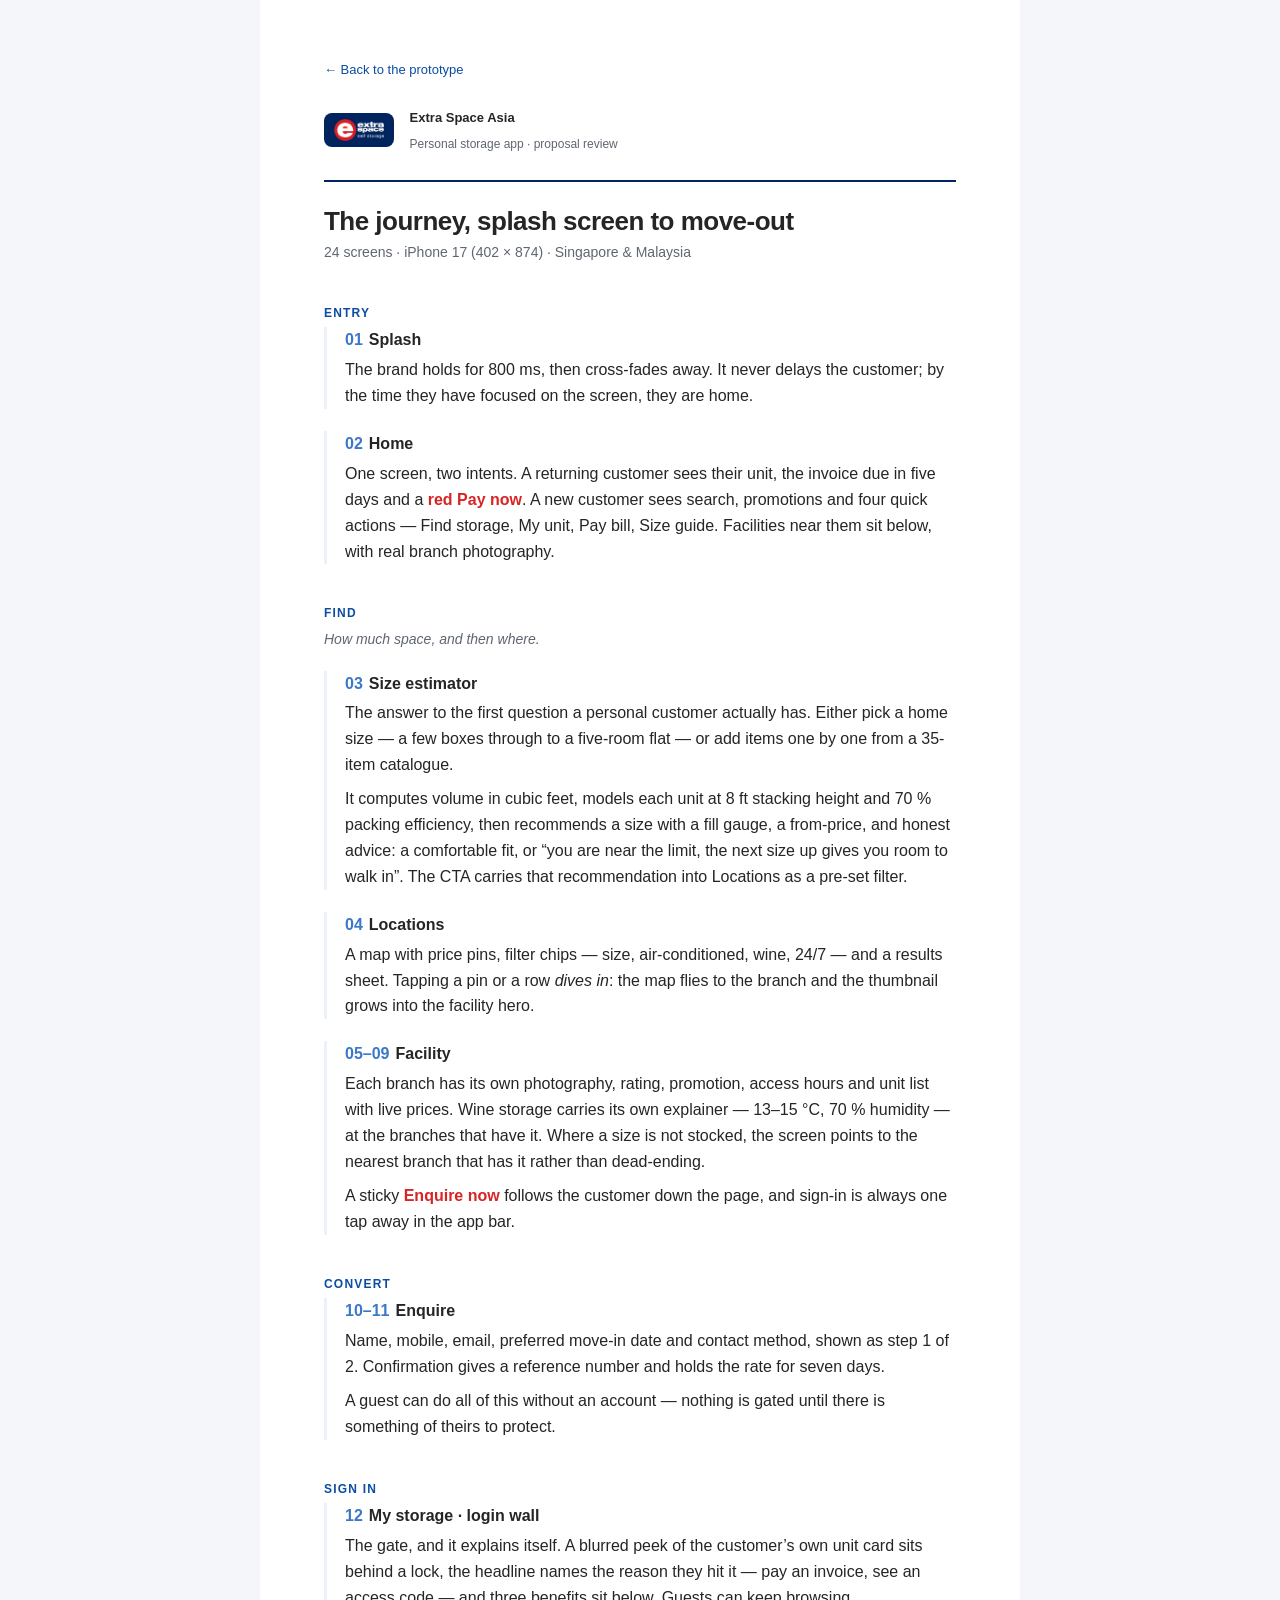
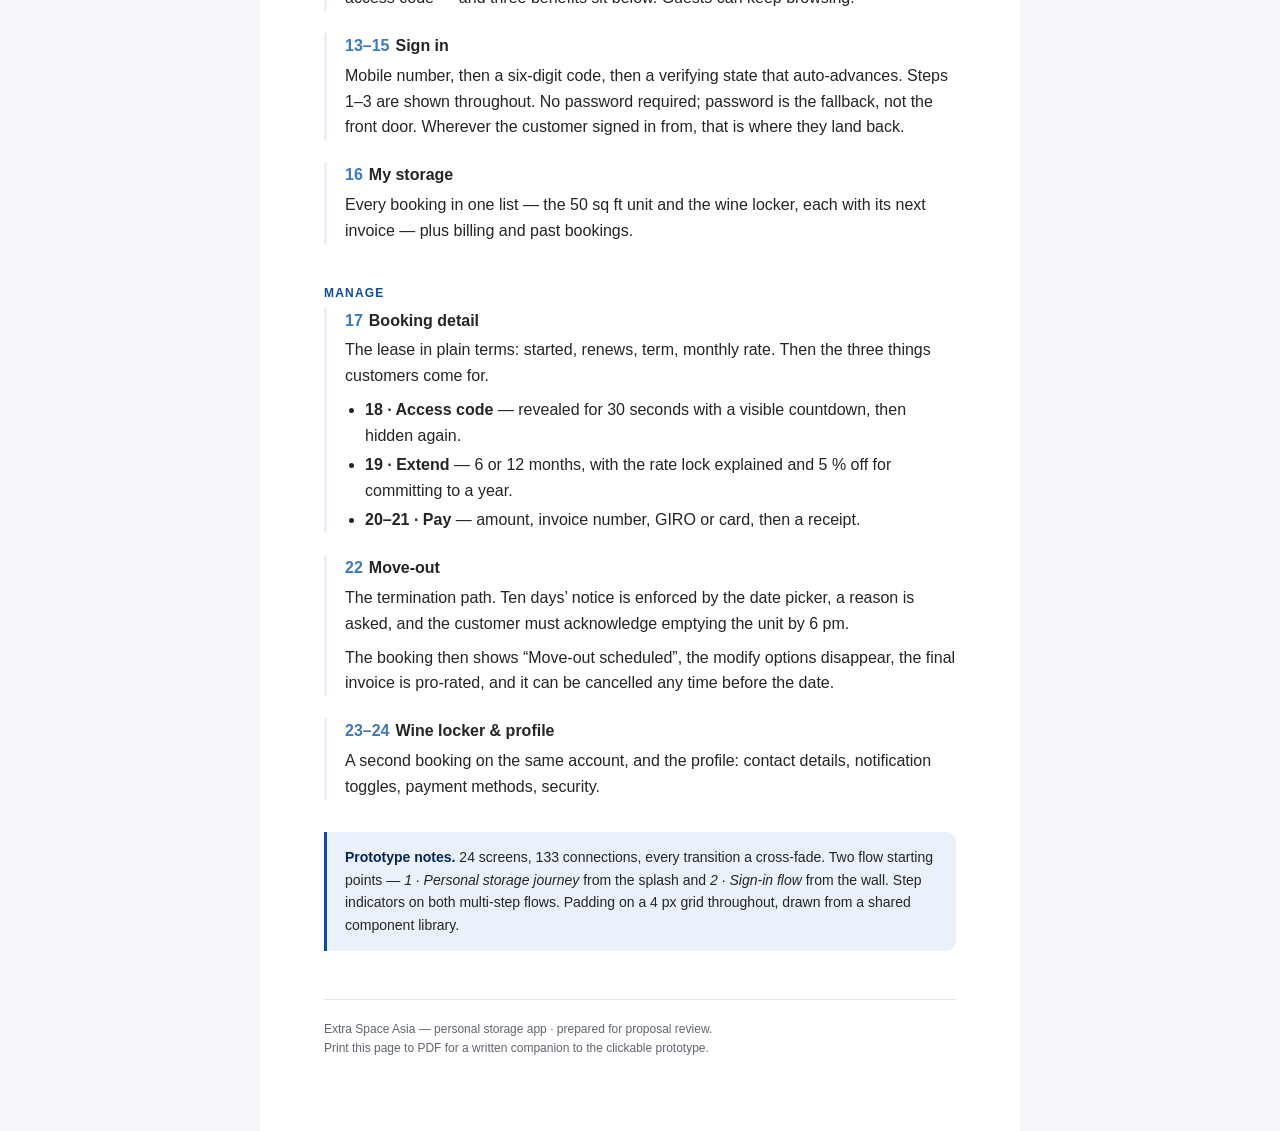
<file: flow.html>
<!doctype html>
<html lang="en">
<head>
<meta charset="utf-8">
<title>Extra Space Asia — journey write-up</title>
<meta name="viewport" content="width=device-width,initial-scale=1">
<link rel="icon" href="assets/img/brand/logo-mark.png">
<style>
  :root{
    --brand-700:#00245d; --brand-500:#0b4da2; --brand-400:#3c78c8; --brand-050:#eaf1fa;
    --accent-500:#d82424; --ink:#252525; --muted:#5f6672; --line:#e2e6ec;
  }
  *{box-sizing:border-box;}
  body{
    margin:0;background:#f4f6f9;color:var(--ink);
    font:16px/1.62 "Inter","Helvetica Neue",-apple-system,BlinkMacSystemFont,Arial,sans-serif;
    -webkit-font-smoothing:antialiased;
  }
  .sheet{max-width:760px;margin:0 auto;background:#fff;padding:56px 64px 72px;min-height:100vh;}
  .mast{display:flex;align-items:center;gap:16px;padding:0 0 24px;border-bottom:2px solid var(--brand-700);}
  .mast img{height:34px;width:auto;}
  .mast div{flex:1;}
  h1{margin:24px 0 4px;font-size:26px;letter-spacing:-.02em;line-height:1.2;}
  .sub{margin:0 0 36px;color:var(--muted);font-size:14px;}
  h2{
    margin:40px 0 4px;font-size:12px;font-weight:700;letter-spacing:.1em;
    text-transform:uppercase;color:var(--brand-500);
  }
  h2 + p.lede{margin:0 0 20px;color:var(--muted);font-size:14px;font-style:italic;}
  .step{margin:0 0 22px;padding:0 0 0 18px;border-left:3px solid var(--brand-050);}
  .step h3{margin:0 0 4px;font-size:16px;}
  .step h3 .n{color:var(--brand-400);font-variant-numeric:tabular-nums;margin-right:6px;}
  .step p{margin:0;}
  .step p + p{margin-top:8px;}
  ul.tight{margin:8px 0 0;padding-left:20px;}
  ul.tight li{margin:3px 0;}
  .note{
    background:var(--brand-050);border-left:3px solid var(--brand-500);
    padding:14px 18px;margin:32px 0 0;font-size:14px;border-radius:0 10px 10px 0;
  }
  .note b{color:var(--brand-700);}
  .red{color:var(--accent-500);font-weight:600;}
  footer{margin:48px 0 0;padding-top:20px;border-top:1px solid var(--line);color:var(--muted);font-size:12px;}
  .back{display:inline-block;margin:0 0 24px;font-size:13px;color:var(--brand-500);text-decoration:none;}

  @media print{
    body{background:#fff;}
    .sheet{max-width:none;padding:0;min-height:0;}
    .back{display:none;}
    .step{break-inside:avoid;}
    h2{break-after:avoid;}
    @page{margin:18mm;}
  }
</style>
</head>
<body>
<div class="sheet">

  <a class="back" href="index.html">← Back to the prototype</a>

  <div class="mast">
    <img src="assets/img/brand/logo-lockup.png" alt="Extra Space Asia" style="filter:none;background:var(--brand-700);padding:6px 10px;border-radius:8px">
    <div>
      <strong style="font-size:13px">Extra Space Asia</strong><br>
      <span style="font-size:12px;color:var(--muted)">Personal storage app · proposal review</span>
    </div>
  </div>

  <h1>The journey, splash screen to move-out</h1>
  <p class="sub">24 screens · iPhone 17 (402 × 874) · Singapore &amp; Malaysia</p>

  <h2>Entry</h2>
  <div class="step">
    <h3><span class="n">01</span>Splash</h3>
    <p>The brand holds for 800&nbsp;ms, then cross-fades away. It never delays the
    customer; by the time they have focused on the screen, they are home.</p>
  </div>
  <div class="step">
    <h3><span class="n">02</span>Home</h3>
    <p>One screen, two intents. A returning customer sees their unit, the invoice due
    in five days and a <span class="red">red Pay now</span>. A new customer sees
    search, promotions and four quick actions — Find storage, My unit, Pay bill,
    Size guide. Facilities near them sit below, with real branch photography.</p>
  </div>

  <h2>Find</h2>
  <p class="lede">How much space, and then where.</p>
  <div class="step">
    <h3><span class="n">03</span>Size estimator</h3>
    <p>The answer to the first question a personal customer actually has. Either pick
    a home size — a few boxes through to a five-room flat — or add items one by one
    from a 35-item catalogue.</p>
    <p>It computes volume in cubic feet, models each unit at 8&nbsp;ft stacking height
    and 70&nbsp;% packing efficiency, then recommends a size with a fill gauge, a
    from-price, and honest advice: a comfortable fit, or “you are near the limit, the
    next size up gives you room to walk in”. The CTA carries that recommendation
    into Locations as a pre-set filter.</p>
  </div>
  <div class="step">
    <h3><span class="n">04</span>Locations</h3>
    <p>A map with price pins, filter chips — size, air-conditioned, wine, 24/7 — and a
    results sheet. Tapping a pin or a row <em>dives in</em>: the map flies to the
    branch and the thumbnail grows into the facility hero.</p>
  </div>
  <div class="step">
    <h3><span class="n">05–09</span>Facility</h3>
    <p>Each branch has its own photography, rating, promotion, access hours and unit
    list with live prices. Wine storage carries its own explainer — 13–15&nbsp;°C,
    70&nbsp;% humidity — at the branches that have it. Where a size is not stocked,
    the screen points to the nearest branch that has it rather than dead-ending.</p>
    <p>A sticky <span class="red">Enquire now</span> follows the customer down the
    page, and sign-in is always one tap away in the app bar.</p>
  </div>

  <h2>Convert</h2>
  <div class="step">
    <h3><span class="n">10–11</span>Enquire</h3>
    <p>Name, mobile, email, preferred move-in date and contact method, shown as step 1
    of 2. Confirmation gives a reference number and holds the rate for seven days.</p>
    <p>A guest can do all of this without an account — nothing is gated until there is
    something of theirs to protect.</p>
  </div>

  <h2>Sign in</h2>
  <div class="step">
    <h3><span class="n">12</span>My storage · login wall</h3>
    <p>The gate, and it explains itself. A blurred peek of the customer’s own unit card
    sits behind a lock, the headline names the reason they hit it — pay an invoice,
    see an access code — and three benefits sit below. Guests can keep browsing.</p>
  </div>
  <div class="step">
    <h3><span class="n">13–15</span>Sign in</h3>
    <p>Mobile number, then a six-digit code, then a verifying state that auto-advances.
    Steps 1–3 are shown throughout. No password required; password is the fallback,
    not the front door. Wherever the customer signed in from, that is where they land
    back.</p>
  </div>
  <div class="step">
    <h3><span class="n">16</span>My storage</h3>
    <p>Every booking in one list — the 50&nbsp;sq&nbsp;ft unit and the wine locker,
    each with its next invoice — plus billing and past bookings.</p>
  </div>

  <h2>Manage</h2>
  <div class="step">
    <h3><span class="n">17</span>Booking detail</h3>
    <p>The lease in plain terms: started, renews, term, monthly rate. Then the three
    things customers come for.</p>
    <ul class="tight">
      <li><b>18 · Access code</b> — revealed for 30 seconds with a visible countdown, then hidden again.</li>
      <li><b>19 · Extend</b> — 6 or 12 months, with the rate lock explained and 5&nbsp;% off for committing to a year.</li>
      <li><b>20–21 · Pay</b> — amount, invoice number, GIRO or card, then a receipt.</li>
    </ul>
  </div>
  <div class="step">
    <h3><span class="n">22</span>Move-out</h3>
    <p>The termination path. Ten days’ notice is enforced by the date picker, a reason
    is asked, and the customer must acknowledge emptying the unit by 6&nbsp;pm.</p>
    <p>The booking then shows “Move-out scheduled”, the modify options disappear, the
    final invoice is pro-rated, and it can be cancelled any time before the date.</p>
  </div>
  <div class="step">
    <h3><span class="n">23–24</span>Wine locker &amp; profile</h3>
    <p>A second booking on the same account, and the profile: contact details,
    notification toggles, payment methods, security.</p>
  </div>

  <div class="note">
    <b>Prototype notes.</b> 24 screens, 133 connections, every transition a cross-fade.
    Two flow starting points — <i>1 · Personal storage journey</i> from the splash and
    <i>2 · Sign-in flow</i> from the wall. Step indicators on both multi-step flows.
    Padding on a 4&nbsp;px grid throughout, drawn from a shared component library.
  </div>

  <footer>
    Extra Space Asia — personal storage app · prepared for proposal review.<br>
    Print this page to PDF for a written companion to the clickable prototype.
  </footer>

</div>
</body>
</html>
</file>
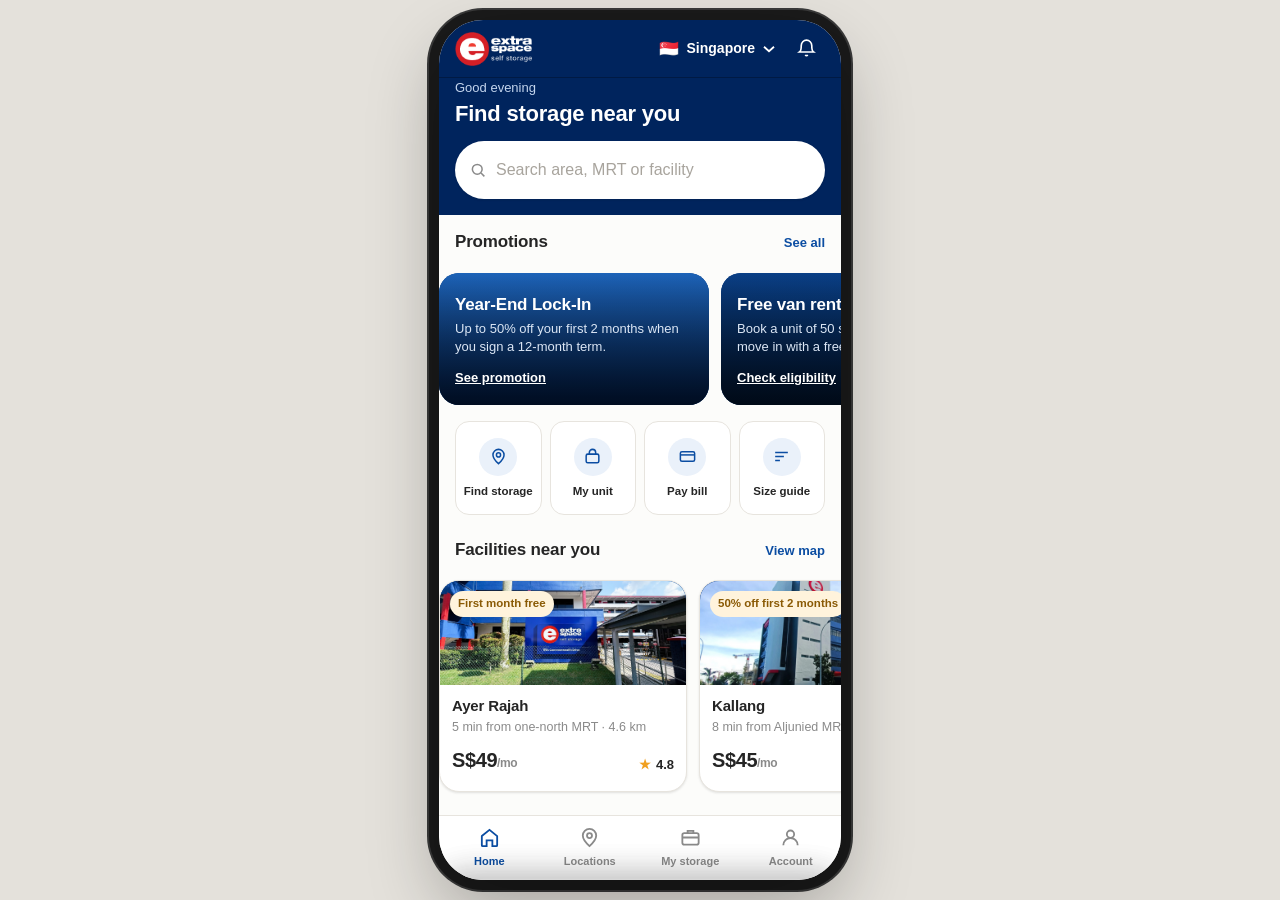
<file: home.html>
<!DOCTYPE html>
<html lang="en">
<head>
<meta charset="utf-8">
<meta name="viewport" content="width=device-width, initial-scale=1, viewport-fit=cover, maximum-scale=1">
<meta name="theme-color" content="#00245d">
<meta name="apple-mobile-web-app-capable" content="yes">
<meta name="apple-mobile-web-app-status-bar-style" content="black-translucent">
<title>Extra Space Asia</title>
<link rel="icon" href="assets/img/brand/logo-mark.png"><link rel="alternate icon" href="data:image/svg+xml,<svg xmlns='http://www.w3.org/2000/svg' viewBox='0 0 40 40'><rect width='40' height='40' rx='9' fill='%2300245d'/><path d='M13 28.5V17.6L20 13l7 4.6v10.9' stroke='white' stroke-width='2.6' fill='none'/></svg>">
<link rel="stylesheet" href="assets/styles.css?v=4">
<style>
/* ---------- home screen ---------- */
.home-top{background:var(--brand-700);color:#fff;padding:0 16px 16px;}
.home-top .greeting{font-size:13px;color:#c3d5ee;margin:0 0 2px;}
.home-top h1{color:#fff;font-size:22px;margin:0 0 14px;}
.home-top .search-field .input{border-color:transparent;box-shadow:var(--sh-sm);}

.promo{
  width:270px;border-radius:var(--r-lg);overflow:hidden;position:relative;color:#fff;
  padding:16px;min-height:132px;display:flex;flex-direction:column;justify-content:flex-end;
}
.promo .photo{position:absolute;inset:0;}
.promo .t{position:relative;z-index:1;}
.promo h3{color:#fff;font-size:17px;margin:0 0 4px;}
.promo p{font-size:13px;color:#dbe6f5;margin:0 0 10px;line-height:1.4;}
.promo .go{font-size:13px;font-weight:700;color:#fff;text-decoration:underline;}

.quick{display:grid;grid-template-columns:repeat(4,1fr);gap:8px;padding:0 16px;}
.quick a{display:flex;flex-direction:column;align-items:center;gap:8px;padding:16px 4px;
  background:var(--card);border:1px solid var(--line);border-radius:var(--r-md);
  font-size:11.5px;font-weight:600;color:var(--ink);text-align:center;line-height:1.25;}
.quick .ic{width:38px;height:38px;border-radius:var(--r-pill);background:var(--brand-050);
  color:var(--brand-500);display:flex;align-items:center;justify-content:center;}

.fac-card{width:248px;border-radius:var(--r-lg);overflow:hidden;background:var(--card);
  border:1px solid var(--line);box-shadow:var(--sh-sm);color:inherit;display:block;}
.fac-card .photo{height:104px;}
.fac-card .b{display:block;padding:12px 12px 16px;}
.fac-card h3{margin:0 0 2px;font-size:15px;}
.fac-card .addr{display:block;font-size:12.5px;color:var(--muted);margin:0 0 8px;}
.fac-card .row{display:flex;align-items:flex-end;justify-content:space-between;gap:8px;}

.size-card{width:150px;padding:16px;border-radius:var(--r-md);background:var(--card);
  border:1px solid var(--line);color:inherit;display:block;}
.size-vis{height:44px;display:flex;align-items:flex-end;gap:4px;margin-bottom:10px;}
.size-vis i{flex:1;border-radius:3px 3px 0 0;background:var(--brand-050);}
.size-vis i:last-child{background:var(--brand-500);}
.size-card h3{font-size:15px;margin:0 0 1px;}
.size-card .sq{display:block;font-size:11px;font-weight:700;color:var(--brand-500);text-transform:uppercase;letter-spacing:.06em;}
.size-card p{font-size:12px;margin:6px 0 10px;line-height:1.35;color:var(--muted);}

.rows{padding:0 16px;}
.row-link{display:flex;align-items:center;gap:12px;padding:16px 0;border-bottom:1px solid var(--line);color:inherit;}
.rows .row-link:last-child{border-bottom:0;}
.row-link .ic{width:42px;height:42px;flex-shrink:0;border-radius:var(--r-md);background:var(--sand);
  color:var(--ink);display:flex;align-items:center;justify-content:center;}
.row-link strong{display:block;font-size:14.5px;color:var(--ink);}
.row-link > span:nth-child(2){flex:1;}
.row-link span{font-size:12.5px;color:var(--muted);}
.row-link .chev{margin-left:auto;color:var(--muted);}

.unit-card{margin:14px 16px 0;padding:16px;border-radius:var(--r-lg);background:var(--card);
  border:1px solid var(--line);box-shadow:var(--sh-sm);}
.unit-card .top{display:flex;align-items:flex-start;justify-content:space-between;gap:12px;}
.unit-card h2{font-size:16px;margin:0 0 2px;}
.unit-card .sub{font-size:12.5px;color:var(--muted);margin:0;}
.unit-card .due{display:flex;align-items:baseline;justify-content:space-between;gap:8px;
  margin:14px 0 0;padding:12px 0 0;border-top:1px solid var(--line);font-size:13px;}
.unit-card .btns{display:flex;gap:8px;margin:14px 0 0;}
.unit-card .btns .btn{flex:1;min-height:42px;font-size:13.5px;}
.help{margin:0 16px;padding:16px;border-radius:var(--r-lg);background:var(--ink);color:#d8d8d6;}
.help h3{color:#fff;margin:0 0 4px;font-size:16px;}
.help p{font-size:13px;margin:0 0 14px;}
.help .btns{display:flex;gap:8px;}
.help .btn{flex:1;min-height:44px;font-size:14px;}
</style>
</head>
<body>
<div class="app">

  <!-- brand splash: visible for under a second, then fades -->
  <div class="splash" id="splash" aria-hidden="true">
    <img class="splash-lockup" src="assets/img/brand/logo-lockup.png" alt="Extra Space self storage">
  </div>


  <header class="appbar appbar-brand">
    <img class="logo-lockup" src="assets/img/brand/logo-lockup.png" alt="Extra Space self storage" height="30">
    </span>
    <button class="market-btn" type="button" id="market-btn" style="margin-left:auto;color:#fff">
      <span class="flag" aria-hidden="true">🇸🇬</span><span id="market-name">Singapore</span>
      <svg width="12" height="12" viewBox="0 0 12 8" fill="none" stroke="currentColor" stroke-width="1.8" aria-hidden="true"><path d="m1 1.8 5 4.4 5-4.4"/></svg>
    </button>
    <span class="bell-wrap">
      <button class="icon-btn" type="button" id="bell" aria-label="Notifications">
        <svg width="21" height="21" viewBox="0 0 24 24" fill="none" stroke="currentColor" stroke-width="1.9"><path d="M18 8.5a6 6 0 1 0-12 0c0 6-2 7.5-2 7.5h16s-2-1.5-2-7.5Z"/><path d="M10.5 19.5a2 2 0 0 0 3 0"/></svg>
      </button>
      <span class="bell-dot" id="bell-dot" hidden></span>
    </span>
  </header>

  <main class="screen screen-pad" id="main">

    <div class="home-top">
      <p class="greeting" id="greeting">Good afternoon</p>
      <h1>Find storage near you</h1>
      <a class="search-field" href="map.html" style="display:block">
        <svg width="18" height="18" viewBox="0 0 24 24" fill="none" stroke="currentColor" stroke-width="2" aria-hidden="true"><circle cx="11" cy="11" r="6.5"/><path d="m16 16 4.5 4.5"/></svg>
        <input class="input" type="search" placeholder="Search area, MRT or facility" readonly
               aria-label="Search for a facility" tabindex="-1">
      </a>
    </div>

    <div id="notif-slot"></div>
    <div id="account-block"></div>

    <div class="sect" style="padding-top:16px">
      <div class="sect-head"><h2>Promotions</h2><a href="#" onclick="ESA.toast('Promotions list is not part of this prototype.');return false;">See all</a></div>
    </div>
    <div class="hscroll" id="promos"></div>

    <nav class="quick" aria-label="Quick actions">
      <a href="map.html">
        <span class="ic" aria-hidden="true"><svg width="19" height="19" viewBox="0 0 24 24" fill="none" stroke="currentColor" stroke-width="1.9"><path d="M12 21s7-6.2 7-11a7 7 0 1 0-14 0c0 4.8 7 11 7 11Z"/><circle cx="12" cy="10" r="2.6"/></svg></span>
        Find storage
      </a>
      <a href="account.html">
        <span class="ic" aria-hidden="true"><svg width="19" height="19" viewBox="0 0 24 24" fill="none" stroke="currentColor" stroke-width="1.9"><rect x="4" y="9" width="16" height="11" rx="2"/><path d="M8 9V7a4 4 0 0 1 8 0v2"/></svg></span>
        My unit
      </a>
      <a href="account.html?reason=pay">
        <span class="ic" aria-hidden="true"><svg width="19" height="19" viewBox="0 0 24 24" fill="none" stroke="currentColor" stroke-width="1.9"><rect x="3" y="6" width="18" height="12" rx="2"/><path d="M3 10h18"/></svg></span>
        Pay bill
      </a>
      <a href="estimator.html">
        <span class="ic" aria-hidden="true"><svg width="19" height="19" viewBox="0 0 24 24" fill="none" stroke="currentColor" stroke-width="1.9"><path d="M4 7h16M4 12h11M4 17h6"/></svg></span>
        Size guide
      </a>
    </nav>

    <div class="sect">
      <div class="sect-head"><h2>Facilities near you</h2><a href="map.html">View map</a></div>
    </div>
    <div class="hscroll" id="near"></div>

    <div class="divider"></div>

    <div class="sect">
      <div class="sect-head"><h2>What size do you need?</h2><a href="estimator.html">Estimate my size</a></div>
      <p style="font-size:13.5px;margin:-6px 0 12px;color:var(--muted)">Tap a size to see the facilities that have it available.</p>
    </div>
    <div class="hscroll" id="sizes"></div>

    <div class="sect">
      <div class="sect-head"><h2>Storage types</h2></div>
    </div>
    <div class="rows">
      <a class="row-link" href="map.html?type=aircon">
        <span class="ic" aria-hidden="true"><svg width="20" height="20" viewBox="0 0 24 24" fill="none" stroke="currentColor" stroke-width="1.8"><path d="M12 3v18M4.2 7.5 19.8 16.5M19.8 7.5 4.2 16.5"/></svg></span>
        <span><strong>Air-conditioned units</strong><span>For clothing, documents, electronics and wood</span></span>
        <span class="chev" aria-hidden="true"><svg width="18" height="18" viewBox="0 0 24 24" fill="none" stroke="currentColor" stroke-width="2"><path d="m9 5 7 7-7 7"/></svg></span>
      </a>
      <a class="row-link" href="map.html?type=nonaircon">
        <span class="ic" aria-hidden="true"><svg width="20" height="20" viewBox="0 0 24 24" fill="none" stroke="currentColor" stroke-width="1.8"><rect x="3.5" y="6" width="17" height="13" rx="1.5"/><path d="M3.5 10h17M8 19v-9M16 19v-9"/></svg></span>
        <span><strong>Non air-conditioned units</strong><span>The lowest rates, for hardy household items</span></span>
        <span class="chev" aria-hidden="true"><svg width="18" height="18" viewBox="0 0 24 24" fill="none" stroke="currentColor" stroke-width="2"><path d="m9 5 7 7-7 7"/></svg></span>
      </a>
      <a class="row-link" href="map.html?type=wine">
        <span class="ic" aria-hidden="true"><svg width="20" height="20" viewBox="0 0 24 24" fill="none" stroke="currentColor" stroke-width="1.8"><path d="M8.5 3h7l-.6 6a2.9 2.9 0 0 1-5.8 0Z"/><path d="M12 12v7M9 21h6"/></svg></span>
        <span><strong>Wine storage</strong><span>Lockers held at 13&ndash;15&deg;C with 70% humidity</span></span>
        <span class="chev" aria-hidden="true"><svg width="18" height="18" viewBox="0 0 24 24" fill="none" stroke="currentColor" stroke-width="2"><path d="m9 5 7 7-7 7"/></svg></span>
      </a>
      <a class="row-link" href="map.html?type=business">
        <span class="ic" aria-hidden="true"><svg width="20" height="20" viewBox="0 0 24 24" fill="none" stroke="currentColor" stroke-width="1.8"><rect x="3" y="8" width="18" height="12" rx="2"/><path d="M9 8V6a2 2 0 0 1 2-2h2a2 2 0 0 1 2 2v2"/></svg></span>
        <span><strong>Business storage</strong><span>Inventory, files and equipment with loading bays</span></span>
        <span class="chev" aria-hidden="true"><svg width="18" height="18" viewBox="0 0 24 24" fill="none" stroke="currentColor" stroke-width="2"><path d="m9 5 7 7-7 7"/></svg></span>
      </a>
    </div>

    <div class="sect" id="help"><div class="sect-head"><h2>Need a hand?</h2></div></div>
    <div class="help">
      <h3>Talk to the storage team</h3>
      <p>Tell us what you&rsquo;re storing and we&rsquo;ll recommend a size &mdash; usually within an hour during office hours.</p>
      <div class="btns">
        <a class="btn btn-primary" href="tel:+6567041030">Call us</a>
        <button class="btn btn-outline" type="button" style="color:#fff;border-color:rgba(255,255,255,.4)"
                onclick="ESA.toast('WhatsApp hand-off is not wired up in this prototype.')">WhatsApp</button>
      </div>
    </div>

    <p class="hint" style="text-align:center;padding:24px 24px 0">
      Sample interface built for design review &mdash; not an official Extra Space Asia app.
    </p>
  </main>

  <nav class="tabbar" aria-label="Main">
    <a href="home.html" aria-current="page">
      <svg viewBox="0 0 24 24" fill="none" stroke="currentColor" stroke-width="1.9" aria-hidden="true"><path d="M4 10.5 12 4l8 6.5V20a1 1 0 0 1-1 1h-4v-6H9v6H5a1 1 0 0 1-1-1Z"/></svg>
      Home
    </a>
    <a href="map.html">
      <svg viewBox="0 0 24 24" fill="none" stroke="currentColor" stroke-width="1.9" aria-hidden="true"><path d="M12 21s7-6.2 7-11a7 7 0 1 0-14 0c0 4.8 7 11 7 11Z"/><circle cx="12" cy="10" r="2.6"/></svg>
      Locations
    </a>
    <a href="account.html">
      <svg viewBox="0 0 24 24" fill="none" stroke="currentColor" stroke-width="1.9" aria-hidden="true"><rect x="3.5" y="7.5" width="17" height="12" rx="2"/><path d="M3.5 12h17M9 7.5V5h6v2.5"/></svg>
      My storage
    </a>
    <a href="profile.html">
      <svg viewBox="0 0 24 24" fill="none" stroke="currentColor" stroke-width="1.9" aria-hidden="true"><circle cx="12" cy="8.5" r="3.8"/><path d="M4.5 20a7.5 7.5 0 0 1 15 0"/></svg>
      Account
    </a>
  </nav>

  <!-- notifications -->
  <div class="sheet-backdrop" id="notif-sheet-backdrop"></div>
  <section class="sheet" id="notif-sheet" role="dialog" aria-modal="true" aria-labelledby="notif-title" aria-hidden="true">
    <div class="sheet-handle" aria-hidden="true"></div>
    <div class="sheet-head">
      <h2 id="notif-title">Notifications</h2>
      <button class="icon-btn" type="button" data-sheet-close aria-label="Close">
        <svg width="20" height="20" viewBox="0 0 24 24" fill="none" stroke="currentColor" stroke-width="2"><path d="m6 6 12 12M18 6 6 18"/></svg>
      </button>
    </div>
    <div class="sheet-body"><div id="notif-list"></div></div>
  </section>

  <!-- market picker -->
  <div class="sheet-backdrop" id="market-sheet-backdrop"></div>
  <section class="sheet" id="market-sheet" role="dialog" aria-modal="true" aria-labelledby="market-sheet-title" aria-hidden="true">
    <div class="sheet-handle" aria-hidden="true"></div>
    <div class="sheet-head">
      <h2 id="market-sheet-title">Choose your country</h2>
      <button class="icon-btn" type="button" data-sheet-close aria-label="Close">
        <svg width="20" height="20" viewBox="0 0 24 24" fill="none" stroke="currentColor" stroke-width="2"><path d="m6 6 12 12M18 6 6 18"/></svg>
      </button>
    </div>
    <div class="sheet-body"><div class="rows" style="padding:0" id="market-list"></div></div>
  </section>
</div>

<script src="assets/data.js"></script>
<script src="assets/app.js"></script>
<script>
(function () {
  var h = new Date().getHours();
  var part = h < 12 ? "Good morning" : h < 18 ? "Good afternoon" : "Good evening";
  var user = ESA.session();
  document.getElementById("greeting").textContent =
    user && user.name ? part + ", " + user.name.split(" ")[0] : part;

  /* Signing in has to be worth it: show the unit, the invoice and the gate
     code right here rather than behind another tap. */
  if (user) {
    var home = window.ESA_FACILITIES[1];   /* demo: this customer rents at Kallang */
    document.getElementById("account-block").innerHTML =
      '<section class="unit-card" id="your-unit">' +
        '<div class="top">' +
          '<div><h2>Unit 04-118 &middot; 50 sq ft</h2>' +
          '<p class="sub">' + home.name + ' &middot; air-conditioned</p></div>' +
          '<span class="badge">Active</span>' +
        '</div>' +
        '<div class="due"><span>Next invoice &middot; due 1 Oct</span>' +
          '<strong style="color:var(--ink);font-size:16px">' + ESA.money(189) + '</strong></div>' +
        '<div class="btns">' +
          '<a class="btn btn-accent" href="account.html?reason=pay">Pay now</a>' +
          '<a class="btn btn-outline" href="account.html?reason=gate">Access code</a>' +
        '</div>' +
      '</section>';

    if (window.location.hash === "#your-unit") {
      document.getElementById("your-unit").scrollIntoView({ block: "center" });
    }
  }

  /* ---- notifications ---- */
  var NOTIF_ICONS = {
    payment: '<rect x="3" y="6" width="18" height="12" rx="2"/><path d="M3 10h18"/>',
    access:  '<rect x="5" y="10.5" width="14" height="9.5" rx="2"/><path d="M8.5 10.5V8a3.5 3.5 0 0 1 7 0v2.5"/>',
    promo:   '<path d="M12 3.5 14.6 9l6 .9-4.3 4.2 1 6-5.3-2.8L6.7 20l1-6L3.4 9.9l6-.9z"/>'
  };
  var svgIcon = function (kind, size) {
    return '<svg width="' + (size || 18) + '" height="' + (size || 18) + '" viewBox="0 0 24 24" ' +
      'fill="none" stroke="currentColor" stroke-width="1.8" aria-hidden="true">' +
      (NOTIF_ICONS[kind] || NOTIF_ICONS.promo) + '</svg>';
  };
  /* Notifications about a booking only make sense once you're signed in. */
  var notifs = ESA.session()
    ? window.ESA_NOTIFICATIONS
    : window.ESA_NOTIFICATIONS.filter(function (n) { return n.kind === "promo"; });
  var dismissed = window.sessionStorage.getItem("esa_notif_dismissed") === "1";

  var unread = notifs.filter(function (n) { return n.unread; }).length;
  document.getElementById("bell-dot").hidden = unread === 0;

  document.getElementById("notif-list").innerHTML = notifs.length
    ? notifs.map(function (n) {
        return '<div class="notif-item' + (n.unread ? " unread" : "") + '">' +
          '<span class="ic">' + svgIcon(n.kind) + '</span>' +
          '<div><strong>' + n.title + '</strong><p>' + n.body + '</p>' +
          '<a href="' + n.href + '">' + n.cta + '</a>' +
          '<span class="when">' + n.when + '</span></div></div>';
      }).join("")
    : '<p class="hint" style="padding:8px 0 16px">Nothing new right now.</p>';

  var notifSheet = ESA.sheet("notif-sheet");
  document.getElementById("bell").addEventListener("click", notifSheet.open);

  /* the small in-app reminder the payment notice deserves on the home screen */
  var due = notifs.filter(function (n) { return n.kind === "payment"; })[0];
  if (due && !dismissed) {
    document.getElementById("notif-slot").innerHTML =
      '<div class="notif-banner" role="status">' +
        '<span class="ic">' + svgIcon("payment", 17) + '</span>' +
        '<div style="flex:1"><strong>' + due.title + '</strong><p>' + due.body + '</p>' +
        '<div class="act"><a href="' + due.href + '">' + due.cta + '</a>' +
        '<button type="button" id="notif-dismiss">Dismiss</button></div></div>' +
      '</div>';
    document.getElementById("notif-dismiss").addEventListener("click", function () {
      window.sessionStorage.setItem("esa_notif_dismissed", "1");
      document.getElementById("notif-slot").innerHTML = "";
    });
  }

  /* promotions */
  document.getElementById("promos").innerHTML = window.ESA_PROMOS.map(function (p) {
    return '<a class="promo" href="map.html">' +
      '<span class="photo ' + p.tone + '" aria-hidden="true"></span>' +
      '<span class="t"><h3>' + p.title + '</h3><p>' + p.body + '</p>' +
      '<span class="go">' + p.cta + '</span></span></a>';
  }).join("");

  /* nearby facilities */
  document.getElementById("near").innerHTML = window.ESA_FACILITIES.slice(0, 4).map(function (f) {
    var from = Math.min.apply(null, f.units.map(function (u) { return u.price; }));
    return '<a class="fac-card" href="facility.html?id=' + f.id + '">' +
      ESA.photo(f.img, f.photo,
        f.promo ? '<span class="badge badge-promo" style="position:absolute;left:10px;top:10px">' + f.promo + '</span>' : '') +
      '<span class="b"><h3>' + f.name + '</h3>' +
      '<span class="addr">' + f.mrt + ' &middot; ' + f.distance.toFixed(1) + ' km</span>' +
      '<span class="row"><span class="price">' + ESA.money(from) + '<small>/mo</small></span>' +
      '<span class="rating"><span class="stars" aria-hidden="true">&#9733;</span>' + f.rating.toFixed(1) + '</span>' +
      '</span></span></a>';
  }).join("");

  /* size guide */
  var estimatorCard =
    '<a class="size-card" href="estimator.html" style="background:var(--brand-050);border-color:var(--brand-100, var(--line))">' +
      '<span class="size-vis" aria-hidden="true" style="align-items:center;justify-content:center">' +
        '<svg width="34" height="34" viewBox="0 0 24 24" fill="none" stroke="var(--brand-500)" stroke-width="1.7">' +
        '<path d="M4 7.5h16v9H4z"/><path d="M8 7.5v3M12 7.5v4.5M16 7.5v3"/></svg></span>' +
      '<span class="sq">Not sure?</span><h3>Estimate</h3>' +
      '<p>Answer a couple of questions and we&rsquo;ll size it for you.</p>' +
      '<span class="price" style="font-size:14px;color:var(--brand-500)">Open estimator</span></a>';

  document.getElementById("sizes").innerHTML = window.ESA_SIZES.map(function (s) {
    return '<a class="size-card" href="map.html?size=' + s.cat + '">' +
      '<span class="size-vis" aria-hidden="true"><i style="height:36%"></i><i style="height:56%"></i><i style="height:74%"></i><i style="height:96%"></i></span>' +
      '<span class="sq">' + s.label + '</span><h3>' + s.size + '</h3>' +
      '<p>' + s.blurb + '</p>' +
      '<span class="price" style="font-size:16px">' + ESA.money(s.from) + '<small>/mo</small></span></a>';
  }).join("") + estimatorCard;

  /* market picker */
  var marketSheet = ESA.sheet("market-sheet");
  document.getElementById("market-btn").addEventListener("click", marketSheet.open);
  document.getElementById("market-list").innerHTML = window.ESA_MARKETS.map(function (m) {
    return '<button class="row-link" type="button" style="width:100%;text-align:left;background:none;border:0;border-bottom:1px solid var(--line);cursor:pointer" data-code="' + m.code + '">' +
      '<span class="ic" aria-hidden="true" style="font-size:20px">' + m.flag + '</span>' +
      '<span><strong>' + m.name + '</strong><span>' + m.cities + '</span></span>' +
      (m.code === "sg" ? '<span class="chev" style="color:var(--brand-500)" aria-hidden="true">&#10003;</span>' : '<span class="chev" aria-hidden="true">&rsaquo;</span>') +
      '</button>';
  }).join("");
  document.getElementById("market-list").addEventListener("click", function (e) {
    var b = e.target.closest("[data-code]");
    if (!b) return;
    marketSheet.close();
    if (b.dataset.code !== "sg") ESA.toast("Malaysia inventory isn\u2019t loaded in this prototype.");
  });
})();
</script>
</body>
</html>
</file>
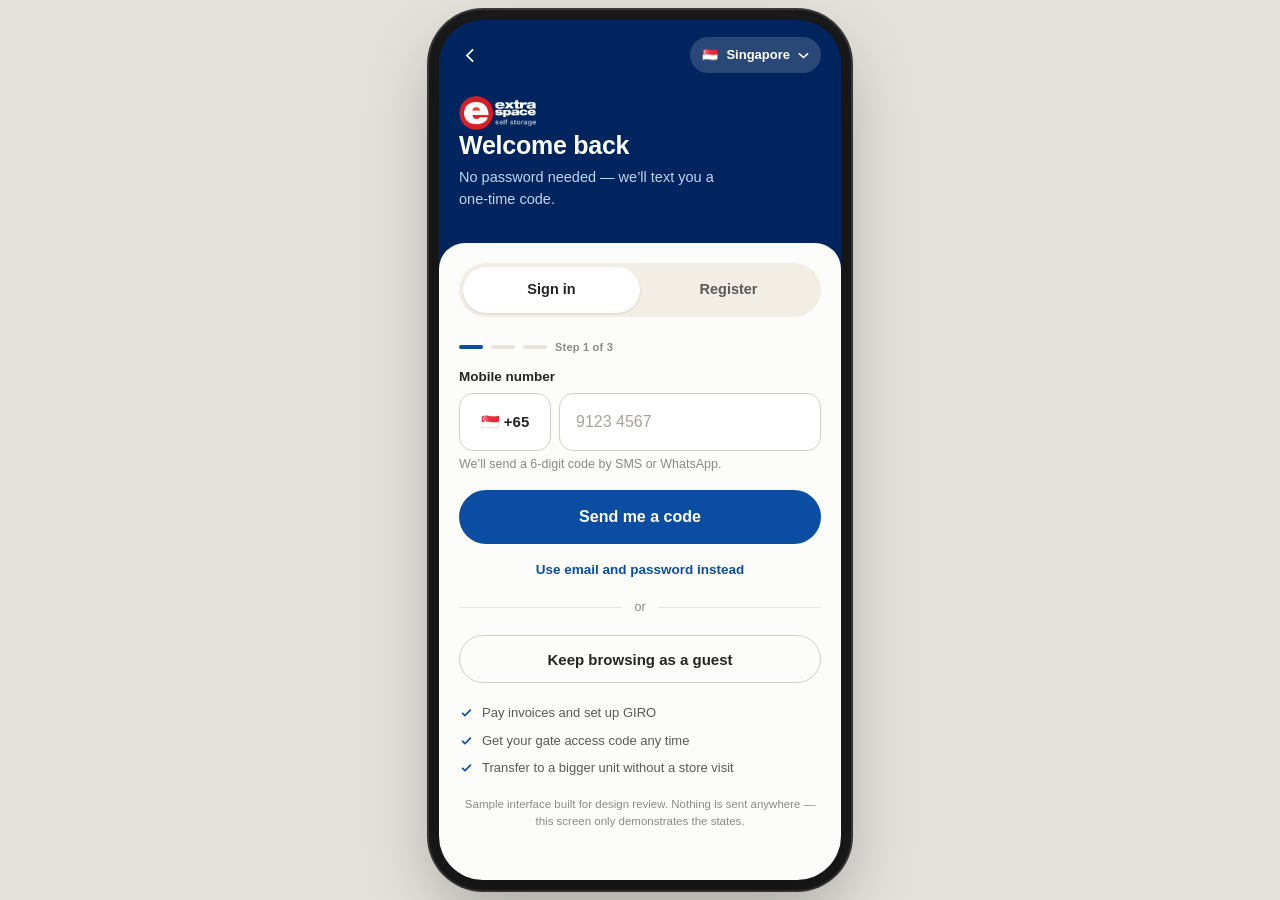
<file: login.html>
<!DOCTYPE html>
<html lang="en">
<head>
<meta charset="utf-8">
<meta name="viewport" content="width=device-width, initial-scale=1, viewport-fit=cover, maximum-scale=1">
<meta name="theme-color" content="#00245d">
<title>Sign in | Extra Space Asia</title>
<link rel="icon" href="assets/img/brand/logo-mark.png"><link rel="alternate icon" href="data:image/svg+xml,<svg xmlns='http://www.w3.org/2000/svg' viewBox='0 0 40 40'><rect width='40' height='40' rx='9' fill='%2300245d'/><path d='M13 28.5V17.6L20 13l7 4.6v10.9' stroke='white' stroke-width='2.6' fill='none'/></svg>">
<link rel="stylesheet" href="assets/styles.css?v=4">
<style>
/* ---------- login screen ---------- */
.app{background:var(--brand-700);}
.screen{background:transparent;display:flex;flex-direction:column;}
.login-top{flex:0 0 auto;}
.login-body{flex:1 1 auto;}
.login-top{background:var(--brand-700);color:#fff;padding:16px 20px 32px;}
.login-top .row{display:flex;align-items:center;justify-content:space-between;gap:12px;margin-bottom:22px;}
.market-pill{
  display:inline-flex;align-items:center;gap:8px;background:rgba(255,255,255,.16);color:#fff;
  border:0;border-radius:var(--r-pill);padding:8px 12px;font-size:13px;font-weight:600;cursor:pointer;
}
.login-top h1{color:#fff;font-size:25px;margin:0 0 6px;}
.login-top p{color:#c3d5ee;font-size:14.5px;margin:0;max-width:32ch;}

.login-body{
  background:var(--surface);border-radius:var(--r-xl) var(--r-xl) 0 0;
  padding:8px 20px calc(28px + var(--safe-b));min-height:62%;
}
.seg{display:flex;background:var(--sand);border-radius:var(--r-pill);padding:4px;margin:12px 0 22px;}
.seg button{
  flex:1;background:none;border:0;border-radius:var(--r-pill);padding:12px 8px;
  font-size:14.5px;font-weight:700;color:var(--body);cursor:pointer;transition:background .15s,color .15s;
}
.seg button[aria-selected="true"]{background:var(--card);color:var(--ink);box-shadow:var(--sh-sm);}

.label-row{display:flex;align-items:baseline;justify-content:space-between;gap:8px;margin-bottom:6px;}
.label-row label{font-size:13.5px;font-weight:700;color:var(--ink);}
.label-row a{font-size:12.5px;font-weight:700;}
.biometric{
  display:flex;align-items:center;justify-content:center;gap:8px;width:100%;background:none;
  border:1.5px solid var(--line-strong);border-radius:var(--r-pill);min-height:48px;
  font-size:14.5px;font-weight:700;color:var(--ink);cursor:pointer;
}
.switch-note{text-align:center;font-size:13.5px;margin:18px 0 0;}
.perks{margin:16px 0 0;font-size:13px;color:var(--body);}
.perks li{display:flex;gap:8px;padding:4px 0;}
.perks svg{flex-shrink:0;color:var(--brand-500);margin-top:2px;}
.pw-meter{display:flex;gap:4px;margin:8px 0 0;}
.pw-meter i{flex:1;height:4px;border-radius:2px;background:var(--line);transition:background .2s;}
.pw-meter.s1 i:nth-child(1){background:#d64c3c;}
.pw-meter.s2 i:nth-child(-n+2){background:var(--amber);}
.pw-meter.s3 i:nth-child(-n+3){background:#5bb37e;}
.pw-meter.s4 i{background:var(--green);}
</style>
</head>
<body>
<div class="app">
  <main class="screen" id="main">

    <div class="login-top">
      <div class="row">
        <button class="icon-btn" type="button" id="back-btn" aria-label="Back" style="color:#fff;margin-left:-8px">
          <svg width="21" height="21" viewBox="0 0 24 24" fill="none" stroke="currentColor" stroke-width="2"><path d="m15 5-7 7 7 7"/></svg>
        </button>
        <button class="market-pill" type="button" onclick="ESA.toast('Singapore and Malaysia only &mdash; Malaysia inventory isn&rsquo;t loaded here.')">
          <span aria-hidden="true">🇸🇬</span> Singapore
          <svg width="11" height="11" viewBox="0 0 12 8" fill="none" stroke="currentColor" stroke-width="1.8" aria-hidden="true"><path d="m1 1.8 5 4.4 5-4.4"/></svg>
        </button>
      </div>
      <img class="logo-lockup" src="assets/img/brand/logo-lockup.png" alt="Extra Space self storage" height="30">
      </span>
      <h1 id="top-title">Welcome back</h1>
      <p id="top-sub">No password needed &mdash; we&rsquo;ll text you a one-time code.</p>
    </div>

    <div class="login-body">
      <div class="seg" role="tablist" aria-label="Account" id="seg">
        <button type="button" role="tab" id="tab-signin" aria-selected="true" aria-controls="step-identity">Sign in</button>
        <button type="button" role="tab" id="tab-create" aria-selected="false" aria-controls="step-register">Register</button>
      </div>

      <!-- ============ step 1: identity ============ -->
      <section id="step-identity" role="tabpanel" aria-labelledby="tab-signin">
        <button class="known" type="button" id="known-user" hidden>
          <span class="av" id="known-initials" aria-hidden="true">CC</span>
          <span><strong id="known-name">Continue</strong><span id="known-mobile"></span></span>
          <span class="go" aria-hidden="true">Continue</span>
        </button>

        <form id="otp-request-form" novalidate>
          <div class="field">
            <label for="mobile">Mobile number</label>
            <div class="phone-field">
              <span class="phone-prefix" aria-hidden="true">🇸🇬 +65</span>
              <input class="input" id="mobile" name="mobile" type="tel" inputmode="numeric"
                     autocomplete="tel-national" placeholder="9123 4567" maxlength="9" required>
            </div>
            <p class="error-msg">Enter the 8-digit mobile number on your account.</p>
            <p class="hint">We&rsquo;ll send a 6-digit code by SMS or WhatsApp.</p>
          </div>
          <button class="btn btn-primary btn-block btn-lg" type="submit">Send me a code</button>
        </form>

        <button class="biometric" type="button" id="faceid" style="margin-top:12px" hidden>
          <svg width="19" height="19" viewBox="0 0 24 24" fill="none" stroke="currentColor" stroke-width="1.9" aria-hidden="true">
            <path d="M4 8.5V6a2 2 0 0 1 2-2h2.5M15.5 4H18a2 2 0 0 1 2 2v2.5M20 15.5V18a2 2 0 0 1-2 2h-2.5M8.5 20H6a2 2 0 0 1-2-2v-2.5"/>
            <path d="M9 10v1.5M15 10v1.5M9.5 15c1.5 1.2 3.5 1.2 5 0"/></svg>
          Sign in with Face ID
        </button>

        <button class="textlink" type="button" id="use-password">Use email and password instead</button>

        <div class="or">or</div>
        <a class="btn btn-outline btn-block" href="map.html">Keep browsing as a guest</a>

        <ul class="perks">
          <li><svg width="15" height="15" viewBox="0 0 24 24" fill="none" stroke="currentColor" stroke-width="2.6"><path d="m5 12.5 4.5 4.5L19 7.5"/></svg> Pay invoices and set up GIRO</li>
          <li><svg width="15" height="15" viewBox="0 0 24 24" fill="none" stroke="currentColor" stroke-width="2.6"><path d="m5 12.5 4.5 4.5L19 7.5"/></svg> Get your gate access code any time</li>
          <li><svg width="15" height="15" viewBox="0 0 24 24" fill="none" stroke="currentColor" stroke-width="2.6"><path d="m5 12.5 4.5 4.5L19 7.5"/></svg> Transfer to a bigger unit without a store visit</li>
        </ul>
        <p class="legal">Sample interface built for design review. Nothing is sent anywhere &mdash; this screen only demonstrates the states.</p>
      </section>

      <!-- ============ step 2: one-time code ============ -->
      <section id="step-otp" hidden aria-labelledby="otp-heading">
        <h2 id="otp-heading" style="font-size:18px;margin:0 0 4px">Enter your code</h2>
        <p style="font-size:13.5px;margin:0 0 18px">Sent to <strong id="otp-target" style="color:var(--ink)"></strong>.
          <button class="textlink inline" type="button" id="change-number">Change</button></p>

        <div class="alert" id="otp-alert" role="alert">
          <svg width="17" height="17" viewBox="0 0 24 24" fill="none" stroke="currentColor" stroke-width="2.2" style="flex-shrink:0;margin-top:1px" aria-hidden="true">
            <circle cx="12" cy="12" r="9"></circle><path d="M12 8v4.5M12 16h.01"></path></svg>
          <span id="otp-alert-text">That code didn&rsquo;t match. Check the SMS and try again.</span>
        </div>

        <form id="otp-form" novalidate>
          <label class="label" for="otp-1">6-digit code</label>
          <div class="otp" id="otp-inputs">
            <input id="otp-1" type="text" inputmode="numeric" autocomplete="one-time-code" maxlength="1" aria-label="Digit 1">
            <input id="otp-2" type="text" inputmode="numeric" maxlength="1" aria-label="Digit 2">
            <input id="otp-3" type="text" inputmode="numeric" maxlength="1" aria-label="Digit 3">
            <input id="otp-4" type="text" inputmode="numeric" maxlength="1" aria-label="Digit 4">
            <input id="otp-5" type="text" inputmode="numeric" maxlength="1" aria-label="Digit 5">
            <input id="otp-6" type="text" inputmode="numeric" maxlength="1" aria-label="Digit 6">
          </div>
          <div class="resend">
            <span id="resend-note">Didn&rsquo;t get it?</span>
            <button type="button" id="resend-btn" disabled>Resend in 30s</button>
          </div>
          <p class="demo-code">Prototype: any 6 digits sign you in, or use <strong>123456</strong>.
            Entering fewer than 6 shows the error state.</p>
          <button class="btn btn-primary btn-block btn-lg" type="submit" style="margin-top:18px">Verify and continue</button>
        </form>
        <button class="textlink" type="button" id="otp-to-password">Use email and password instead</button>
      </section>

      <!-- ============ step 3: password fallback ============ -->
      <section id="step-password" hidden aria-labelledby="pw-heading">
        <h2 id="pw-heading" style="font-size:18px;margin:0 0 18px">Sign in with a password</h2>

        <div class="alert" id="signin-alert" role="alert">
          <svg width="17" height="17" viewBox="0 0 24 24" fill="none" stroke="currentColor" stroke-width="2.2" style="flex-shrink:0;margin-top:1px" aria-hidden="true">
            <circle cx="12" cy="12" r="9"></circle><path d="M12 8v4.5M12 16h.01"></path></svg>
          <span id="signin-alert-text">Check your email and password and try again.</span>
        </div>

        <form id="signin-form" novalidate>
          <div class="field">
            <label for="email">Email address</label>
            <input class="input" id="email" name="email" type="email" inputmode="email"
                   autocomplete="username" placeholder="you@example.com" required>
            <p class="error-msg">Enter the email address on your account.</p>
          </div>
          <div class="field">
            <div class="label-row">
              <label for="password">Password</label>
              <a href="#reset" id="forgot">Forgot?</a>
            </div>
            <div class="input-group">
              <input class="input" id="password" name="password" type="password"
                     autocomplete="current-password" required>
              <button class="input-affix" type="button" data-reveal="password" aria-label="Show password">Show</button>
            </div>
            <p class="error-msg">Enter your password.</p>
          </div>
          <label class="check" style="margin:2px 0 20px">
            <input type="checkbox" name="remember" checked>
            <span class="mark" aria-hidden="true"></span>
            <span>Keep me signed in on this device</span>
          </label>
          <button class="btn btn-primary btn-block btn-lg" type="submit">Sign in</button>
        </form>
        <button class="textlink" type="button" id="back-to-otp">Text me a code instead</button>
      </section>

      <!-- ============ register ============ -->
      <section id="step-register" role="tabpanel" aria-labelledby="tab-create" hidden>
        <form id="create-form" novalidate>
          <div class="field">
            <label for="c-name">Full name</label>
            <input class="input" id="c-name" name="name" autocomplete="name" required>
            <p class="error-msg">Enter your name as it appears on your lease.</p>
          </div>
          <div class="field">
            <label for="c-mobile">Mobile number</label>
            <div class="phone-field">
              <span class="phone-prefix" aria-hidden="true">🇸🇬 +65</span>
              <input class="input" id="c-mobile" name="mobile" type="tel" inputmode="numeric"
                     autocomplete="tel-national" placeholder="9123 4567" maxlength="9" required>
            </div>
            <p class="error-msg">Enter an 8-digit mobile number.</p>
          </div>
          <div class="field">
            <label for="c-email">Email <span style="font-weight:400;color:var(--muted)">(optional)</span></label>
            <input class="input" id="c-email" name="email" type="email" autocomplete="email">
            <p class="hint">For invoices and receipts. You can add it later.</p>
          </div>
          <div class="field">
            <label for="c-unit">Unit number <span style="font-weight:400;color:var(--muted)">(optional)</span></label>
            <input class="input" id="c-unit" name="unit" placeholder="e.g. 04-118">
            <p class="hint">Links your account to your unit straight away.</p>
          </div>
          <label class="check" style="margin:4px 0 8px">
            <input type="checkbox" name="terms" required>
            <span class="mark" aria-hidden="true"></span>
            <span>I agree to the <a href="#" onclick="ESA.toast('Terms of use — out of scope for the prototype');return false">terms of use</a> and <a href="#" onclick="ESA.toast('Privacy policy — out of scope for the prototype');return false">privacy policy</a>.</span>
          </label>
          <p class="error-msg" id="terms-error">Please accept the terms to continue.</p>
          <label class="check" style="margin:10px 0 20px">
            <input type="checkbox" name="offers">
            <span class="mark" aria-hidden="true"></span>
            <span>Send me promotions and storage tips.</span>
          </label>
          <button class="btn btn-primary btn-block btn-lg" type="submit">Create account</button>
          <p class="hint" style="text-align:center;margin-top:12px">
            No password to choose &mdash; we&rsquo;ll verify your number with a code.
          </p>
        </form>
        <p class="switch-note">Already registered? <a href="#" id="go-signin">Sign in</a></p>
      </section>
    </div>
  </main>
</div>

<script src="assets/data.js"></script>
<script src="assets/app.js"></script>
<script src="assets/login.js"></script>
</body>
</html>
</file>
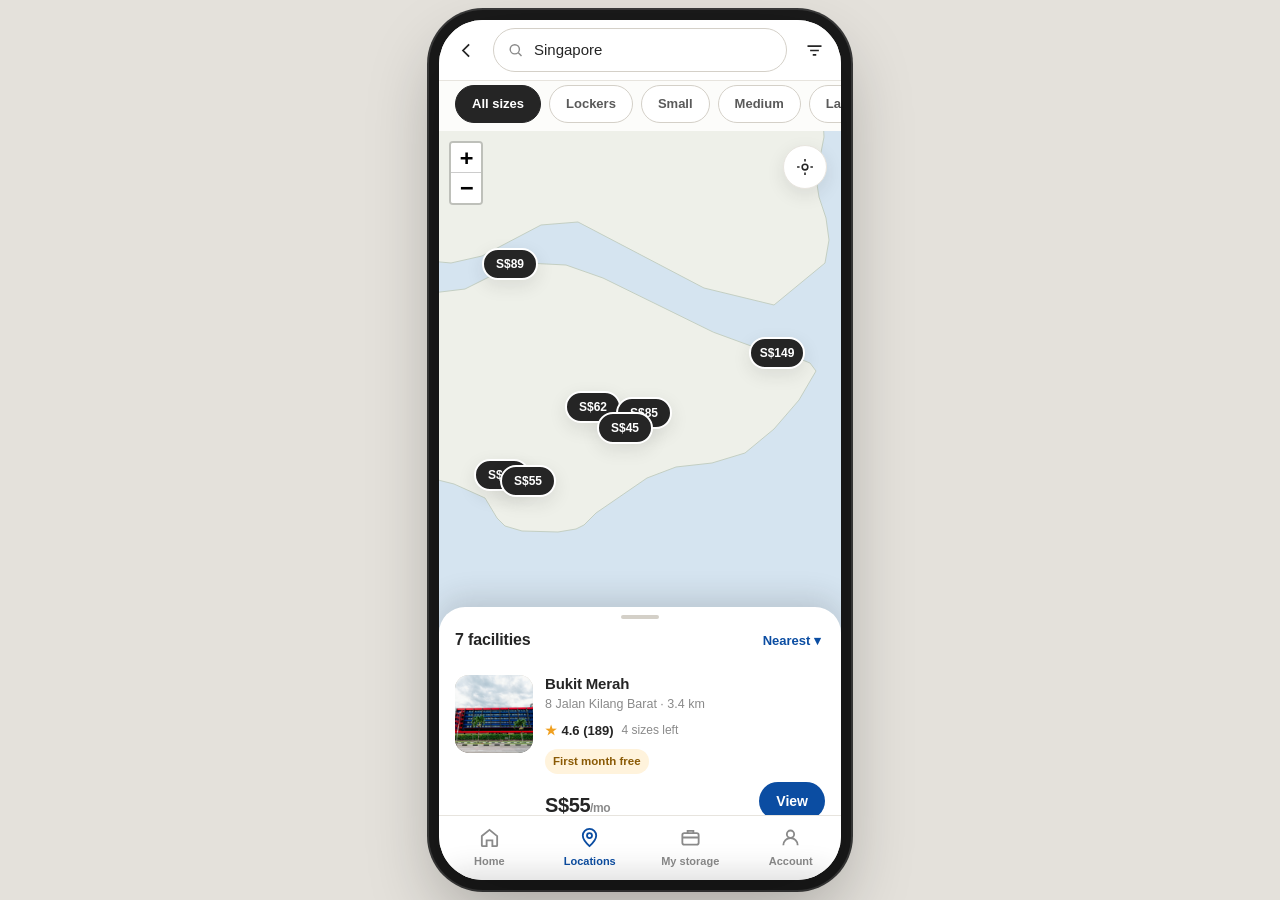
<file: map.html>
<!DOCTYPE html>
<html lang="en">
<head>
<meta charset="utf-8">
<meta name="viewport" content="width=device-width, initial-scale=1, viewport-fit=cover, maximum-scale=1">
<meta name="theme-color" content="#ffffff">
<title>Locations | Extra Space Asia</title>
<link rel="icon" href="data:image/svg+xml,<svg xmlns='http://www.w3.org/2000/svg' viewBox='0 0 40 40'><rect width='40' height='40' rx='9' fill='%2300245d'/><path d='M13 28.5V17.6L20 13l7 4.6v10.9' stroke='white' stroke-width='2.6' fill='none'/></svg>">
<link rel="stylesheet" href="assets/styles.css?v=4">
<link rel="stylesheet" href="assets/vendor/leaflet/leaflet.css">
<style>
/* ---------- locations screen ---------- */
.appbar-search{padding:8px 8px;gap:8px;}
.appbar-search .search-field{flex:1;}
.appbar-search .search-field .input{min-height:44px;font-size:15px;padding-top:0;padding-bottom:0;}
.filter-btn{position:relative;}
.filter-dot{position:absolute;top:6px;right:6px;width:8px;height:8px;border-radius:50%;background:var(--brand-500);display:none;}
.filter-btn.on .filter-dot{display:block;}

.maparea{flex:1 1 auto;position:relative;overflow:hidden;}
#map{position:absolute;inset:0;z-index:0;}  /* z-index:0 keeps Leaflet's panes below the sheet; water colour lives on .leaflet-container */
.fab{
  position:absolute;right:14px;z-index:30;width:44px;height:44px;border-radius:var(--r-pill);
  background:var(--card);border:1px solid var(--line);box-shadow:var(--sh-md);
  display:flex;align-items:center;justify-content:center;color:var(--ink);cursor:pointer;
}
#locate-fab{top:14px;}
.redo{
  position:absolute;left:50%;transform:translateX(-50%);top:14px;z-index:30;
  background:var(--card);border:1px solid var(--line);box-shadow:var(--sh-md);
  border-radius:var(--r-pill);padding:8px 16px;font-size:13px;font-weight:700;color:var(--ink);cursor:pointer;
}

/* results sheet docked in the map area */
.locsheet{
  position:absolute;left:0;right:0;bottom:0;z-index:35;height:78%;
  background:var(--card);border-radius:var(--r-xl) var(--r-xl) 0 0;box-shadow:var(--sh-lg);
  display:flex;flex-direction:column;
  transform:translateY(calc(100% - 208px));
  transition:transform .28s cubic-bezier(.32,.72,0,1);
}
.locsheet.full{transform:translateY(0);}
.locsheet-grab{padding:8px 0 4px;cursor:grab;flex-shrink:0;background:none;border:0;width:100%;}
.locsheet-grab i{display:block;width:38px;height:4px;border-radius:2px;background:var(--line-strong);margin:0 auto;}
.locsheet-head{display:flex;align-items:baseline;justify-content:space-between;gap:8px;padding:4px 16px 8px;flex-shrink:0;}
.locsheet-head h1{font-size:16px;margin:0;}
.locsheet-head .sortbtn{background:none;border:0;font-size:13px;font-weight:700;color:var(--brand-500);cursor:pointer;padding:4px;}
.locsheet-list{overflow-y:auto;padding:0 0 calc(12px + var(--safe-b));overscroll-behavior:contain;}

.result{
  display:grid;grid-template-columns:78px 1fr;gap:12px;padding:12px 16px;
  border-top:1px solid var(--line);cursor:pointer;align-items:start;
}
.result:first-child{border-top:0;}
.result.active{background:var(--brand-050);}
.result .photo{height:78px;border-radius:var(--r-md);}
.result h2{font-size:15px;margin:0 0 2px;}
.result .addr{font-size:12.5px;color:var(--muted);margin:0 0 7px;}
.result .meta{display:flex;flex-wrap:wrap;gap:4px 8px;font-size:12px;color:var(--muted);margin-bottom:8px;}
.result .foot{display:flex;align-items:flex-end;justify-content:space-between;gap:8px;}
.empty{padding:40px 24px;text-align:center;color:var(--muted);}

/* price pins */
.pin{
  background:var(--ink);color:#fff;font:700 12px/1 var(--font);padding:8px 8px;
  border-radius:var(--r-pill);border:2px solid #fff;box-shadow:var(--sh-md);white-space:nowrap;text-align:center;
}
.pin.active{background:var(--brand-500);}
.leaflet-popup-content{margin:12px 14px;font-family:var(--font);}
.leaflet-popup-content h3{font-size:14px;margin:0 0 2px;}
.leaflet-popup-content p{font-size:12px;color:var(--muted);margin:0 0 8px;}
.leaflet-control-attribution{font-size:9px;}
</style>
</head>
<body>
<div class="app">

  <header class="appbar appbar-search">
    <a class="icon-btn" href="home.html" aria-label="Back">
      <svg width="21" height="21" viewBox="0 0 24 24" fill="none" stroke="currentColor" stroke-width="2"><path d="m15 5-7 7 7 7"/></svg>
    </a>
    <form class="search-field" id="area-form" role="search">
      <svg width="17" height="17" viewBox="0 0 24 24" fill="none" stroke="currentColor" stroke-width="2" aria-hidden="true"><circle cx="11" cy="11" r="6.5"/><path d="m16 16 4.5 4.5"/></svg>
      <label class="sr-only" for="q">Search area, MRT or facility</label>
      <input class="input" id="q" name="q" type="search" placeholder="Search area, MRT or facility" value="Singapore">
    </form>
    <button class="icon-btn filter-btn" type="button" id="filter-btn" aria-label="Filters">
      <svg width="21" height="21" viewBox="0 0 24 24" fill="none" stroke="currentColor" stroke-width="1.9"><path d="M4 7h16M7 12h10M10 17h4"/></svg>
      <span class="filter-dot" aria-hidden="true"></span>
    </button>
  </header>

  <div class="chip-row" role="group" aria-label="Filter by size" id="size-chips">
    <button class="chip" type="button" data-size="all" aria-pressed="true">All sizes</button>
    <button class="chip" type="button" data-size="locker">Lockers</button>
    <button class="chip" type="button" data-size="small">Small</button>
    <button class="chip" type="button" data-size="medium">Medium</button>
    <button class="chip" type="button" data-size="large">Large</button>
    <button class="chip" type="button" data-size="wine">Wine</button>
  </div>

  <div class="maparea">
    <div id="map" role="application" aria-label="Map of storage facilities"></div>
    <button class="fab" type="button" id="locate-fab" aria-label="Centre on my location">
      <svg width="20" height="20" viewBox="0 0 24 24" fill="none" stroke="currentColor" stroke-width="1.9"><circle cx="12" cy="12" r="3.4"/><path d="M12 2.5v3M12 18.5v3M2.5 12h3M18.5 12h3"/></svg>
    </button>
    <button class="redo" type="button" id="redo" hidden>Search this area</button>

    <section class="locsheet" id="locsheet" aria-label="Facility results">
      <button class="locsheet-grab" type="button" id="grab" aria-expanded="false" aria-controls="result-list">
        <i aria-hidden="true"></i><span class="sr-only">Expand results list</span>
      </button>
      <div class="locsheet-head">
        <h1 id="results-count">7 facilities</h1>
        <button class="sortbtn" type="button" id="sort-btn">
          <span id="sort-label">Nearest</span> &#9662;
        </button>
      </div>
      <div class="locsheet-list" id="result-list"></div>
    </section>
  </div>

  <nav class="tabbar" aria-label="Main">
    <a href="home.html">
      <svg viewBox="0 0 24 24" fill="none" stroke="currentColor" stroke-width="1.9" aria-hidden="true"><path d="M4 10.5 12 4l8 6.5V20a1 1 0 0 1-1 1h-4v-6H9v6H5a1 1 0 0 1-1-1Z"/></svg>
      Home
    </a>
    <a href="map.html" aria-current="page">
      <svg viewBox="0 0 24 24" fill="none" stroke="currentColor" stroke-width="1.9" aria-hidden="true"><path d="M12 21s7-6.2 7-11a7 7 0 1 0-14 0c0 4.8 7 11 7 11Z"/><circle cx="12" cy="10" r="2.6"/></svg>
      Locations
    </a>
    <a href="account.html">
      <svg viewBox="0 0 24 24" fill="none" stroke="currentColor" stroke-width="1.9" aria-hidden="true"><rect x="3.5" y="7.5" width="17" height="12" rx="2"/><path d="M3.5 12h17M9 7.5V5h6v2.5"/></svg>
      My storage
    </a>
    <a href="profile.html">
      <svg viewBox="0 0 24 24" fill="none" stroke="currentColor" stroke-width="1.9" aria-hidden="true"><circle cx="12" cy="8.5" r="3.8"/><path d="M4.5 20a7.5 7.5 0 0 1 15 0"/></svg>
      Account
    </a>
  </nav>

  <!-- filters sheet -->
  <div class="sheet-backdrop" id="filter-sheet-backdrop"></div>
  <section class="sheet" id="filter-sheet" role="dialog" aria-modal="true" aria-labelledby="filter-title" aria-hidden="true">
    <div class="sheet-handle" aria-hidden="true"></div>
    <div class="sheet-head">
      <h2 id="filter-title">Filters</h2>
      <button class="icon-btn" type="button" data-sheet-close aria-label="Close">
        <svg width="20" height="20" viewBox="0 0 24 24" fill="none" stroke="currentColor" stroke-width="2"><path d="m6 6 12 12M18 6 6 18"/></svg>
      </button>
    </div>
    <div class="sheet-body">
      <h3 style="font-size:14px;margin:6px 0 10px">Unit type</h3>
      <label class="check" style="padding:8px 0"><input type="checkbox" data-feature="aircon"><span class="mark" aria-hidden="true"></span><span>Air-conditioned</span></label>
      <label class="check" style="padding:8px 0"><input type="checkbox" data-feature="nonaircon"><span class="mark" aria-hidden="true"></span><span>Non air-conditioned</span></label>
      <label class="check" style="padding:8px 0"><input type="checkbox" data-feature="wine"><span class="mark" aria-hidden="true"></span><span>Wine storage</span></label>

      <h3 style="font-size:16px;margin:18px 0 10px">Facility</h3>
      <label class="check" style="padding:8px 0"><input type="checkbox" data-feature="24-7"><span class="mark" aria-hidden="true"></span><span>24/7 access</span></label>
      <label class="check" style="padding:8px 0"><input type="checkbox" data-feature="loading"><span class="mark" aria-hidden="true"></span><span>Loading bay</span></label>
      <label class="check" style="padding:8px 0"><input type="checkbox" data-feature="business"><span class="mark" aria-hidden="true"></span><span>Business storage</span></label>

      <h3 style="font-size:16px;margin:18px 0 10px">Sort by</h3>
      <label class="check radio" style="padding:8px 0"><input type="radio" name="sort" value="distance" checked><span class="mark" aria-hidden="true"></span><span>Nearest first</span></label>
      <label class="check radio" style="padding:8px 0"><input type="radio" name="sort" value="price"><span class="mark" aria-hidden="true"></span><span>Lowest price</span></label>
      <label class="check radio" style="padding:8px 0"><input type="radio" name="sort" value="rating"><span class="mark" aria-hidden="true"></span><span>Highest rated</span></label>

      <div style="display:flex;gap:8px;margin:22px 0 0">
        <button class="btn btn-outline" type="button" id="filter-clear" style="flex:0 0 40%">Clear</button>
        <button class="btn btn-primary" type="button" id="filter-apply" style="flex:1">Show results</button>
      </div>
    </div>
  </section>
</div>

<script src="assets/vendor/leaflet/leaflet.js"></script>
<script src="assets/basemap.js"></script>
<script src="assets/data.js"></script>
<script src="assets/app.js"></script>
<script src="assets/map.js"></script>
</body>
</html>
</file>
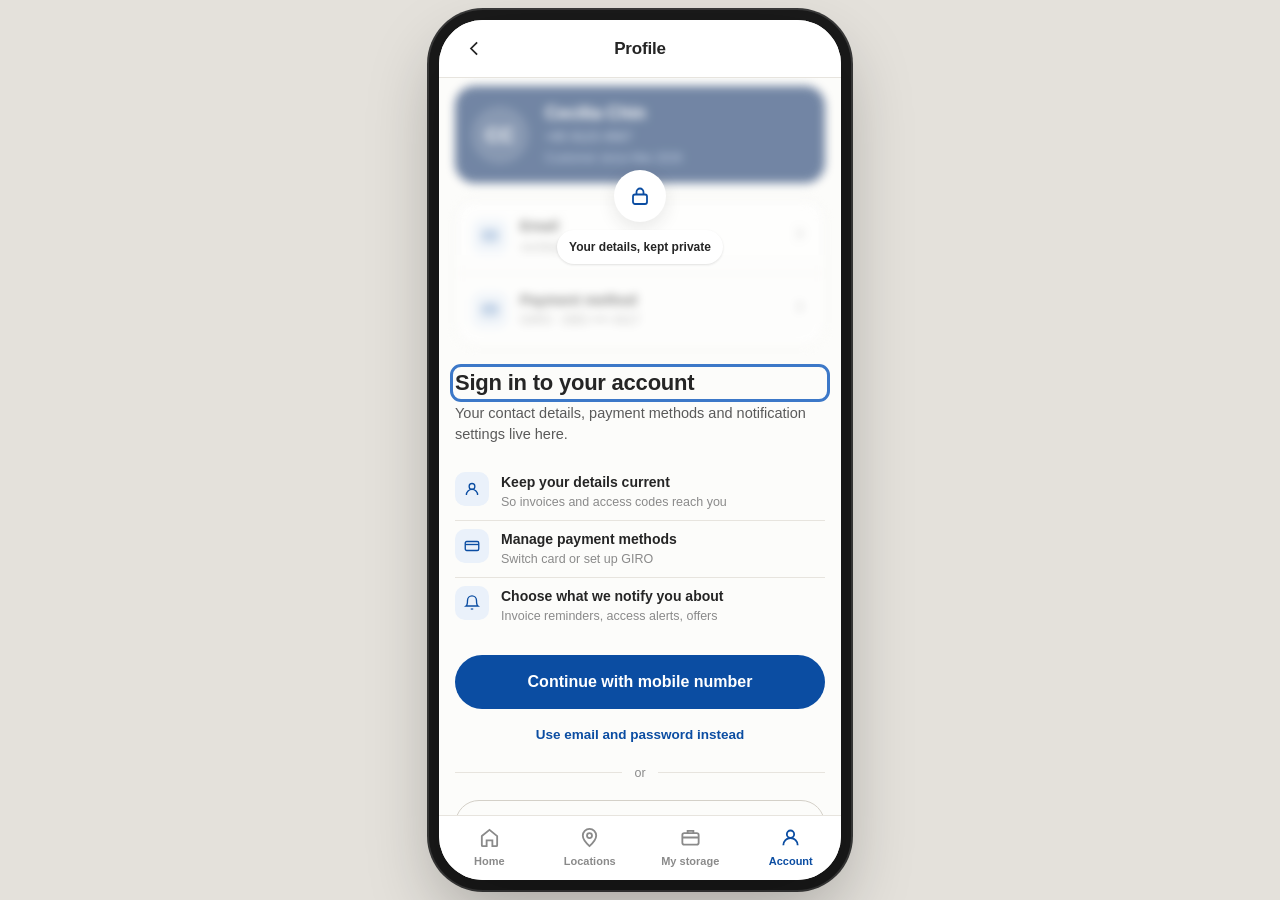
<file: profile.html>
<!DOCTYPE html>
<html lang="en">
<head>
<meta charset="utf-8">
<meta name="viewport" content="width=device-width, initial-scale=1, viewport-fit=cover, maximum-scale=1">
<meta name="theme-color" content="#ffffff">
<title>Profile | Extra Space Asia</title>
<link rel="icon" href="data:image/svg+xml,<svg xmlns='http://www.w3.org/2000/svg' viewBox='0 0 40 40'><rect width='40' height='40' rx='9' fill='%2300245d'/><path d='M13 28.5V17.6L20 13l7 4.6v10.9' stroke='white' stroke-width='2.6' fill='none'/></svg>">
<link rel="stylesheet" href="assets/styles.css?v=4">
<style>
/* ---------- profile ---------- */
.prof{padding:16px 16px calc(24px + var(--safe-b));}

.id-card{
  display:flex;align-items:center;gap:16px;padding:16px;margin:0 0 16px;
  background:var(--brand-700);border-radius:var(--r-lg);color:#c3d5ee;
}
.avatar-lg{
  width:58px;height:58px;flex-shrink:0;border-radius:50%;background:rgba(255,255,255,.16);
  display:flex;align-items:center;justify-content:center;color:#fff;font-size:20px;font-weight:700;
  line-height:1;
}
.id-card h2{color:#fff;font-size:18px;margin:0 0 2px;}
.id-card p{margin:0;font-size:13px;}
.id-card .since{font-size:12px;color:#9db6dc;margin-top:3px;}

.prof-actions{display:flex;gap:8px;margin:0 0 8px;}
.prof-actions .btn{flex:1;min-height:44px;font-size:14px;}

.grp{margin:24px 0 0;}
.grp-title{
  font-size:12px;font-weight:700;letter-spacing:.08em;text-transform:uppercase;
  color:var(--muted);margin:0 0 8px 2px;
}
.rows{background:var(--card);border:1px solid var(--line);border-radius:var(--r-lg);overflow:hidden;}
.row{
  display:flex;align-items:center;gap:12px;width:100%;padding:16px 16px;
  border:0;border-bottom:1px solid var(--line);background:none;text-align:left;
  color:inherit;font:inherit;cursor:pointer;
}
.row:last-child{border-bottom:0;}
.row:active{background:var(--sand);}
.row .ic{
  width:36px;height:36px;flex-shrink:0;border-radius:var(--r-sm);background:var(--brand-050);
  color:var(--brand-500);display:flex;align-items:center;justify-content:center;
}
.row .txt{flex:1;min-width:0;}
.row strong{display:block;font-size:14.5px;color:var(--ink);font-weight:600;}
.row span{display:block;font-size:12.5px;color:var(--muted);overflow:hidden;text-overflow:ellipsis;white-space:nowrap;}
.row .chev{flex-shrink:0;color:var(--muted);}
.row.static{cursor:default;}
.row.static:active{background:none;}
.row .switch{margin-left:auto;}

.ver{text-align:center;font-size:12px;color:var(--muted);margin:22px 0 0;}

/* the wall, when nobody is signed in */
.wall{padding:8px 16px calc(28px + var(--safe-b));}
.wall-preview{position:relative;margin:0 0 22px;}
.wall-preview .peek{filter:blur(5px);opacity:.55;pointer-events:none;user-select:none;}
.wall-lock{position:absolute;inset:0;display:flex;flex-direction:column;align-items:center;
  justify-content:center;gap:8px;text-align:center;}
.wall-lock .ic{width:52px;height:52px;border-radius:50%;background:var(--card);box-shadow:var(--sh-md);
  display:flex;align-items:center;justify-content:center;color:var(--brand-500);}
.wall-lock .tag{background:var(--card);box-shadow:var(--sh-sm);border-radius:var(--r-pill);
  font-size:12px;font-weight:700;color:var(--ink);padding:8px 12px;}
.wall h1{font-size:22px;margin:0 0 6px;}
.wall .reason{font-size:14.5px;margin:0 0 18px;}
.wall-perks{margin:0 0 22px;}
.wall-perks li{display:flex;gap:12px;padding:8px 0;font-size:14px;border-bottom:1px solid var(--line);}
.wall-perks li:last-child{border-bottom:0;}
.wall-perks .ic{width:34px;height:34px;flex-shrink:0;border-radius:var(--r-sm);background:var(--brand-050);
  color:var(--brand-500);display:flex;align-items:center;justify-content:center;}
.wall-perks strong{display:block;color:var(--ink);font-size:14px;}
.wall-perks span{font-size:12.5px;color:var(--muted);}
</style>
</head>
<body>
<div class="app">

  <header class="appbar">
    <a class="icon-btn" href="home.html" aria-label="Back">
      <svg width="21" height="21" viewBox="0 0 24 24" fill="none" stroke="currentColor" stroke-width="2"><path d="m15 5-7 7 7 7"/></svg>
    </a>
    <h1>Profile</h1>
    <button class="icon-btn" type="button" id="edit-btn" aria-label="Edit profile" hidden>
      <svg width="21" height="21" viewBox="0 0 24 24" fill="none" stroke="currentColor" stroke-width="1.9"><path d="M4 20h4l10-10-4-4L4 16z"/><path d="m14.5 5.5 4 4"/></svg>
    </button>
    <span class="icon-btn" id="appbar-spacer" aria-hidden="true"></span>
  </header>

  <main class="screen" id="screen"></main>

  <nav class="tabbar" aria-label="Main">
    <a href="home.html">
      <svg viewBox="0 0 24 24" fill="none" stroke="currentColor" stroke-width="1.9" aria-hidden="true"><path d="M4 10.5 12 4l8 6.5V20a1 1 0 0 1-1 1h-4v-6H9v6H5a1 1 0 0 1-1-1Z"/></svg>
      Home
    </a>
    <a href="map.html">
      <svg viewBox="0 0 24 24" fill="none" stroke="currentColor" stroke-width="1.9" aria-hidden="true"><path d="M12 21s7-6.2 7-11a7 7 0 1 0-14 0c0 4.8 7 11 7 11Z"/><circle cx="12" cy="10" r="2.6"/></svg>
      Locations
    </a>
    <a href="account.html">
      <svg viewBox="0 0 24 24" fill="none" stroke="currentColor" stroke-width="1.9" aria-hidden="true"><rect x="3.5" y="7.5" width="17" height="12" rx="2"/><path d="M3.5 12h17M9 7.5V5h6v2.5"/></svg>
      My storage
    </a>
    <a href="profile.html" aria-current="page">
      <svg viewBox="0 0 24 24" fill="none" stroke="currentColor" stroke-width="1.9" aria-hidden="true"><circle cx="12" cy="8.5" r="3.8"/><path d="M4.5 20a7.5 7.5 0 0 1 15 0"/></svg>
      Account
    </a>
  </nav>
</div>

<script src="assets/data.js"></script>
<script src="assets/app.js"></script>
<script src="assets/auth.js"></script>
<script src="assets/profile.js"></script>
</body>
</html>
</file>
<file: assets/styles.css>
/* ==========================================================================
   Component index — mirrors the Figma "Components" page 1:1
   --------------------------------------------------------------------------
   Button ........ .btn + .btn-primary | .btn-accent | .btn-outline | .btn-quiet
   Chip .......... .chip  (aria-pressed=true = selected)
   Badge ......... .badge + .badge-promo | .badge-navy | .badge-low
   Status chip ... .status + .status-active | .status-ending | .status-ended
   App bar ....... .appbar + .appbar-brand | .appbar-search | .appbar-float
   Section head .. .sect-head
   List row ...... .acct-row | .row-link | .row  (+ .switch for toggles)
   Field ......... .field > label + .input | .select | .input-group
   Tab bar ....... .tabbar  (a[aria-current=page] = active)
   Step indicator  .steps  (built by ESA.steps(current, total))
   Photo ......... .photo + .photo-navy | .photo-slate | .photo-sand | .photo-accent
   Sheet ......... .sheet + .sheet-backdrop + .sheet-head + .sheet-body
   Switch ........ .switch > input + .track
   Gauge ......... .gauge > i
   --------------------------------------------------------------------------
   Extra Space Asia — mobile app UI kit
   Blue-led palette: the corporate identity leans navy/blue (their site CTAs are
   #00245d), so chrome and actions are blue and the logo red is kept as an
   accent only. Swap the --brand-* ramp to retheme.
   Layout target: 402 x 874 (iPhone 17). On wider screens the app renders inside a
   device frame so it can be reviewed on a laptop.
   ========================================================================== */

:root{
  --brand-800:#001a44;
  --brand-700:#00245d;   /* deep navy — app bars, heroes, brand bands */
  --brand-600:#083c80;   /* pressed state */
  --brand-500:#0b4da2;   /* primary interactive blue — buttons, links, active */
  --brand-400:#3c78c8;
  --brand-050:#eaf1fa;

  --accent-500:#d82424;  /* logo red — also the conversion CTA colour */
  --accent-600:#b81c1c;
  --accent-050:#fdeeee;

  --navy:#00245d;
  --navy-700:#001a44;

  --ink:#252525;
  --body:#5a5a5a;
  --muted:#8a8a8a;
  --line:#e7e4de;
  --line-strong:#d4d0c8;
  --surface:#fcfcfa;
  --sand:#f2eee6;
  --card:#ffffff;

  --amber:#f0a020;
  --green:#1a8f5a;
  --red-alert:#c0392b;

  --r-sm:10px;
  --r-md:14px;
  --r-lg:20px;
  --r-xl:26px;
  --r-pill:999px;

  --sh-sm:0 1px 2px rgba(37,37,37,.06), 0 1px 3px rgba(37,37,37,.07);
  --sh-md:0 6px 18px rgba(37,37,37,.10);
  --sh-lg:0 -8px 30px rgba(37,37,37,.16);

  --appbar-h:58px;
  --tabbar-h:64px;
  --safe-b:env(safe-area-inset-bottom, 0px);

  --font:-apple-system, BlinkMacSystemFont, "Segoe UI", Roboto, "Helvetica Neue", Arial, sans-serif;
}

*,*::before,*::after{box-sizing:border-box;-webkit-tap-highlight-color:transparent;}
html,body{height:100%;}
body{
  margin:0;font-family:var(--font);font-size:15px;line-height:1.5;color:var(--body);
  background:var(--surface);-webkit-font-smoothing:antialiased;overscroll-behavior-y:none;
}
h1,h2,h3,h4{margin:0 0 .4em;color:var(--ink);line-height:1.25;font-weight:700;letter-spacing:-.01em;}
h1{font-size:24px;} h2{font-size:19px;} h3{font-size:16px;}
p{margin:0 0 .9em;}
a{color:var(--brand-500);text-decoration:none;}
ul{margin:0;padding:0;list-style:none;}
button{font:inherit;}
img,svg{max-width:100%;}
:focus-visible{outline:3px solid var(--brand-400);outline-offset:2px;border-radius:6px;}
/* component rules set display, so `hidden` needs to win globally */
[hidden]{display:none !important;}
.sr-only{position:absolute;width:1px;height:1px;padding:0;margin:-1px;overflow:hidden;clip:rect(0 0 0 0);white-space:nowrap;border:0;}

/* ---------- app shell ---------------------------------------------------- */
.app{
  position:relative;display:flex;flex-direction:column;
  width:100%;height:100dvh;background:var(--surface);overflow:hidden;
}
.screen{flex:1 1 auto;overflow-y:auto;-webkit-overflow-scrolling:touch;overscroll-behavior:contain;}
.screen-pad{padding-bottom:calc(24px + var(--safe-b));}

@media (min-width:560px){
  body{background:#e4e1db;display:flex;align-items:center;justify-content:center;padding:20px;}
  /* iPhone 17 logical size — matches the Figma frames (402 x 874) */
  .app{
    width:402px;height:min(874px, calc(100dvh - 40px));
    border-radius:44px;box-shadow:0 30px 70px rgba(0,0,0,.28), 0 0 0 10px #1a1a1a, 0 0 0 12px #3a3a3a;
  }
}

/* ---------- app bar ------------------------------------------------------ */
.appbar{
  flex:0 0 auto;display:flex;align-items:center;gap:8px;
  min-height:var(--appbar-h);padding:8px 16px;background:var(--card);
  border-bottom:1px solid var(--line);position:relative;z-index:20;
}
.appbar-brand{background:var(--brand-700);border-bottom-color:var(--brand-800);}
.appbar h1{font-size:17px;margin:0;flex:1;text-align:center;}
.appbar-brand h1,.appbar-brand .icon-btn{color:#fff;}
.icon-btn{
  width:38px;height:38px;flex-shrink:0;display:flex;align-items:center;justify-content:center;
  background:none;border:0;border-radius:var(--r-pill);color:var(--ink);cursor:pointer;
}
.icon-btn:active{background:rgba(0,0,0,.06);}
.appbar-brand .icon-btn:active{background:rgba(255,255,255,.15);}
.market-btn{
  display:flex;align-items:center;gap:8px;background:none;border:0;cursor:pointer;
  font-size:14px;font-weight:600;color:var(--ink);padding:8px 4px;
}
.market-btn .flag{font-size:16px;}

/* ---------- brand mark --------------------------------------------------- */
.logo{display:inline-flex;align-items:center;gap:8px;}
.logo-mark{
  width:30px;height:30px;flex-shrink:0;border-radius:8px;background:#fff;
  padding:4px;box-sizing:border-box;object-fit:contain;
}
.logo-text{display:flex;flex-direction:column;line-height:1.05;}
.logo-text strong{font-size:15px;color:var(--ink);letter-spacing:-.02em;}
.logo-text span{font-size:9px;letter-spacing:.18em;text-transform:uppercase;color:var(--brand-500);font-weight:700;}
.logo-on-dark .logo-text strong{color:#fff;}
.logo-on-dark .logo-text span{color:#a9c4e8;}

/* ---------- tab bar ------------------------------------------------------ */
.tabbar{
  flex:0 0 auto;display:flex;background:var(--card);border-top:1px solid var(--line);
  padding-bottom:var(--safe-b);position:relative;z-index:20;
}
.tabbar a{
  flex:1;display:flex;flex-direction:column;align-items:center;justify-content:center;gap:4px;
  min-height:var(--tabbar-h);color:var(--muted);font-size:11px;font-weight:600;text-decoration:none;
}
.tabbar a[aria-current="page"]{color:var(--brand-500);}
.tabbar svg{width:23px;height:23px;}

/* ---------- buttons ------------------------------------------------------ */
.btn{
  display:inline-flex;align-items:center;justify-content:center;gap:8px;
  font-weight:700;font-size:15px;line-height:1;min-height:48px;padding:0 20px;
  border-radius:var(--r-pill);border:1.5px solid transparent;cursor:pointer;text-decoration:none;
  transition:background .15s,border-color .15s,color .15s,transform .06s;
}
.btn:active{transform:scale(.985);}
.btn-primary{background:var(--brand-500);color:#fff;}
.btn-primary:active{background:var(--brand-600);}
.btn-navy{background:var(--navy);color:#fff;}
/* Red is reserved for commercial conversion CTAs (enquire, pay) so it keeps
   its weight — navigation and sign-in stay blue. */
.btn-accent{background:var(--accent-500);color:#fff;}
.btn-accent:active{background:var(--accent-600);}
.btn-outline{background:transparent;color:var(--ink);border-color:var(--line-strong);}
.btn-outline:active{background:var(--sand);}
.btn-quiet{background:var(--sand);color:var(--ink);}
.btn-block{width:100%;}
.btn-sm{min-height:38px;font-size:14px;padding:0 16px;}
.btn-lg{min-height:54px;font-size:16px;}
.btn:disabled{opacity:.45;}

/* ---------- generic bits ------------------------------------------------- */
.sect{padding:24px 16px 4px;}
.sect-head{display:flex;align-items:baseline;justify-content:space-between;gap:12px;margin-bottom:12px;}
.sect-head h2{margin:0;font-size:17px;}
.sect-head a{font-size:13px;font-weight:700;}
.card{background:var(--card);border:1px solid var(--line);border-radius:var(--r-lg);}
.hint{font-size:12.5px;color:var(--muted);margin:4px 0 0;}
.badge{
  display:inline-flex;align-items:center;gap:4px;font-size:11.5px;font-weight:700;
  padding:4px 8px;border-radius:var(--r-pill);background:var(--brand-050);color:var(--brand-700);
  white-space:nowrap;
}
.badge-promo{background:#fff3dc;color:#8a5a05;}
.badge-navy{background:#e7edf7;color:var(--navy);}
.badge-low{background:#fdeceb;color:#a02f22;}
.chip{
  flex:0 0 auto;font-size:13px;font-weight:600;color:var(--body);background:var(--card);
  border:1.5px solid var(--line-strong);border-radius:var(--r-pill);padding:8px 16px;cursor:pointer;
  white-space:nowrap;
}
.chip[aria-pressed="true"]{background:var(--ink);border-color:var(--ink);color:#fff;}
.chip-row{display:flex;gap:8px;overflow-x:auto;padding:4px 16px 8px;scrollbar-width:none;}
.chip-row::-webkit-scrollbar{display:none;}
.hscroll{display:flex;gap:12px;overflow-x:auto;padding:4px 16px 16px;scroll-snap-type:x mandatory;scrollbar-width:none;}
.hscroll::-webkit-scrollbar{display:none;}
.hscroll > *{scroll-snap-align:start;flex:0 0 auto;}
.rating{display:inline-flex;align-items:center;gap:4px;font-size:13px;font-weight:700;color:var(--ink);}
.stars{color:var(--amber);letter-spacing:.5px;}
.price{font-size:20px;font-weight:800;color:var(--ink);letter-spacing:-.02em;}
.price small{font-size:12px;font-weight:600;color:var(--muted);}
.price-was{font-size:12.5px;color:var(--muted);text-decoration:line-through;margin-right:5px;}
.divider{height:8px;background:var(--sand);border-top:1px solid var(--line);border-bottom:1px solid var(--line);margin:20px 0 0;}

/* photo stand-ins: flat roll-up-door facade */
.photo{
  position:relative;display:block;overflow:hidden;background:var(--brand-600);
  background-image:
    linear-gradient(180deg, rgba(0,0,0,0), rgba(0,0,0,.52)),
    linear-gradient(180deg, #1d63b8, var(--brand-800));
}
.photo-navy{background-image:
  linear-gradient(180deg, rgba(0,0,0,0), rgba(0,0,0,.52)),
  linear-gradient(180deg,#0a3f86,#00142f);}
.photo-accent{background-image:
  linear-gradient(180deg, rgba(0,0,0,0), rgba(0,0,0,.52)),
  linear-gradient(180deg,#d82424,#8f1616);}
.photo-slate{background-image:
  linear-gradient(180deg, rgba(0,0,0,0), rgba(0,0,0,.52)),
  linear-gradient(180deg,#6b6b66,#2c2c29);}
.photo-sand{background-image:
  linear-gradient(180deg, rgba(0,0,0,0), rgba(0,0,0,.52)),
  linear-gradient(180deg,#d8cfc0,#a2937d);}
.photo > img{
  position:absolute;inset:0;display:block;width:100%;height:100%;object-fit:cover;
}
.photo-cap{
  position:absolute;left:10px;bottom:8px;color:#fff;font-size:11px;font-weight:600;
  text-shadow:0 1px 3px rgba(0,0,0,.5);
}

/* ---------- forms -------------------------------------------------------- */
.field{margin-bottom:16px;}
.field > label,.label{display:block;font-size:13.5px;font-weight:700;color:var(--ink);margin-bottom:6px;}
.input,.select,.textarea{
  width:100%;font:inherit;font-size:16px;color:var(--ink);background:var(--card);
  border:1.5px solid var(--line-strong);border-radius:var(--r-md);padding:16px;min-height:50px;
  transition:border-color .15s,box-shadow .15s;
}
.input::placeholder{color:#a8a49d;}
.input:focus,.select:focus,.textarea:focus{
  outline:none;border-color:var(--brand-500);box-shadow:0 0 0 3px var(--brand-050);
}
.input[aria-invalid="true"]{border-color:var(--red-alert);}
.error-msg{display:none;color:var(--red-alert);font-size:12.5px;font-weight:600;margin:6px 0 0;}
.field.has-error .error-msg{display:block;}
.select{
  appearance:none;padding-right:40px;
  background-image:url("data:image/svg+xml,%3Csvg xmlns='http://www.w3.org/2000/svg' viewBox='0 0 12 8'%3E%3Cpath fill='%235a5a5a' d='M1 1.5 6 6.5l5-5'/%3E%3C/svg%3E");
  background-repeat:no-repeat;background-position:right 14px center;background-size:12px;
}
.input-group{position:relative;}
.input-group .input{padding-right:76px;}
.input-affix{
  position:absolute;right:6px;top:50%;transform:translateY(-50%);
  background:none;border:0;font-size:13px;font-weight:700;color:var(--brand-500);
  cursor:pointer;padding:8px;border-radius:var(--r-sm);
}
.search-field{position:relative;}
.search-field .input{padding-left:40px;border-radius:var(--r-pill);background:var(--card);}
.search-field svg{position:absolute;left:14px;top:50%;transform:translateY(-50%);color:var(--muted);}

.check{display:flex;align-items:flex-start;gap:8px;font-size:14px;cursor:pointer;}
.check input{position:absolute;opacity:0;width:0;height:0;}
.check .mark{
  flex-shrink:0;width:22px;height:22px;border:1.5px solid var(--line-strong);border-radius:7px;
  background:#fff;position:relative;margin-top:1px;
}
.check input:checked + .mark{background:var(--brand-500);border-color:var(--brand-500);}
.check input:checked + .mark::after{
  content:"";position:absolute;left:7px;top:3px;width:5px;height:10px;
  border:solid #fff;border-width:0 2px 2px 0;transform:rotate(45deg);
}
.check input:focus-visible + .mark{outline:3px solid var(--brand-400);outline-offset:2px;}
.check.radio .mark{border-radius:50%;}
.check.radio input:checked + .mark{background:#fff;border-color:var(--brand-500);border-width:7px;}
.check.radio input:checked + .mark::after{display:none;}

/* ---------- account & booking lists ------------------------------------- */
.acct{padding:16px 16px calc(24px + var(--safe-b));}
.unit-card{padding:16px;border-radius:var(--r-lg);background:var(--card);border:1px solid var(--line);
  box-shadow:var(--sh-sm);margin:0 0 14px;}
.unit-card .top{display:flex;align-items:flex-start;justify-content:space-between;gap:12px;}
.unit-card h2{font-size:17px;margin:0 0 2px;}
.unit-card .sub{font-size:12.5px;color:var(--muted);margin:0;}
.unit-card .due{display:flex;align-items:baseline;justify-content:space-between;gap:8px;
  margin:14px 0 0;padding:12px 0 0;border-top:1px solid var(--line);font-size:13px;}
.unit-card .btns{display:flex;gap:8px;margin:14px 0 0;}
.unit-card .btns .btn{flex:1;min-height:44px;font-size:14px;}
.gate-out{
  margin:12px 0 0;padding:12px;border-radius:var(--r-md);background:var(--brand-050);
  text-align:center;
}
.gate{font-family:ui-monospace,SFMono-Regular,Menlo,monospace;font-size:26px;font-weight:700;
  letter-spacing:.26em;color:var(--ink);display:block;margin-bottom:4px;}
.acct-rows{background:var(--card);border:1px solid var(--line);border-radius:var(--r-lg);overflow:hidden;margin:0 0 14px;}
.acct-row{display:flex;align-items:center;gap:12px;padding:16px 16px;border-bottom:1px solid var(--line);
  color:inherit;width:100%;background:none;border-left:0;border-right:0;border-top:0;text-align:left;cursor:pointer;}
.acct-row:last-child{border-bottom:0;}
.acct-row:active{background:var(--sand);}
.acct-row .ic{width:38px;height:38px;flex-shrink:0;border-radius:var(--r-sm);background:var(--sand);
  color:var(--ink);display:flex;align-items:center;justify-content:center;}
.acct-row strong{display:block;font-size:14.5px;color:var(--ink);}
.acct-row span{font-size:12.5px;color:var(--muted);}
.acct-row .chev{margin-left:auto;color:var(--muted);}
.acct-head{font-size:12px;font-weight:700;letter-spacing:.08em;text-transform:uppercase;
  color:var(--muted);margin:22px 0 8px;}

/* ---------- status chips ------------------------------------------------ */
.status{
  display:inline-flex;align-items:center;gap:4px;font-size:11.5px;font-weight:700;
  padding:4px 8px;border-radius:var(--r-pill);white-space:nowrap;
}
.status::before{content:"";width:6px;height:6px;border-radius:50%;background:currentColor;}
.status-active{background:#e6f4ec;color:#12704a;}
.status-ending{background:#fff3dc;color:#8a5a05;}
.status-ended{background:var(--sand);color:var(--muted);}

/* ---------- stepper (size estimator) ------------------------------------ */
.stepper{display:flex;align-items:center;gap:4px;}
.stepper button{
  width:34px;height:34px;flex-shrink:0;border-radius:50%;border:1.5px solid var(--line-strong);
  background:var(--card);color:var(--ink);font-size:19px;line-height:1;cursor:pointer;
  display:flex;align-items:center;justify-content:center;
}
.stepper button:disabled{opacity:.35;cursor:default;}
.stepper button:active:not(:disabled){background:var(--brand-050);border-color:var(--brand-500);}
.stepper .n{min-width:30px;text-align:center;font-size:15px;font-weight:700;color:var(--ink);}
.stepper .n.zero{color:var(--muted);font-weight:600;}

/* ---------- capacity gauge ---------------------------------------------- */
.gauge{height:10px;border-radius:var(--r-pill);background:var(--line);overflow:hidden;}
.gauge i{display:block;height:100%;border-radius:var(--r-pill);background:var(--brand-500);
  transition:width .3s ease;}
.gauge.over i{background:var(--accent-500);}

/* ---------- notifications ----------------------------------------------- */
.bell-wrap{position:relative;}
.bell-dot{
  position:absolute;top:6px;right:6px;width:9px;height:9px;border-radius:50%;
  background:var(--accent-500);border:1.5px solid var(--brand-700);
}
.notif-banner{
  display:flex;align-items:flex-start;gap:12px;margin:14px 16px 0;padding:12px 16px;
  background:var(--card);border:1px solid var(--line);border-left:4px solid var(--accent-500);
  border-radius:var(--r-md);box-shadow:var(--sh-sm);
}
.notif-banner .ic{
  width:32px;height:32px;flex-shrink:0;border-radius:var(--r-sm);background:var(--accent-050);
  color:var(--accent-500);display:flex;align-items:center;justify-content:center;
}
.notif-banner strong{display:block;font-size:14px;color:var(--ink);}
.notif-banner p{margin:2px 0 0;font-size:12.5px;color:var(--muted);}
.notif-banner .act{display:flex;gap:16px;margin-top:9px;}
.notif-banner .act a,.notif-banner .act button{
  font-size:13px;font-weight:700;color:var(--brand-500);background:none;border:0;padding:0;cursor:pointer;
}
.notif-item{display:flex;gap:12px;padding:16px 0;border-bottom:1px solid var(--line);}
.notif-item:last-child{border-bottom:0;}
.notif-item .ic{
  width:36px;height:36px;flex-shrink:0;border-radius:var(--r-sm);
  display:flex;align-items:center;justify-content:center;
}
.notif-item.unread .ic{background:var(--accent-050);color:var(--accent-500);}
.notif-item .ic{background:var(--sand);color:var(--muted);}
.notif-item.unread .ic{background:var(--accent-050);color:var(--accent-500);}
.notif-item strong{display:block;font-size:14.5px;color:var(--ink);}
.notif-item p{margin:2px 0 0;font-size:13px;color:var(--body);}
.notif-item .when{display:block;font-size:12px;color:var(--muted);margin-top:5px;}
.notif-item a{font-size:13px;font-weight:700;}

/* ---------- switch ------------------------------------------------------ */
.switch{display:flex;align-items:center;gap:12px;cursor:pointer;}
.switch input{position:absolute;opacity:0;width:0;height:0;}
.switch .track{
  flex-shrink:0;width:48px;height:29px;border-radius:var(--r-pill);background:var(--line-strong);
  position:relative;transition:background .18s;
}
.switch .track::after{
  content:"";position:absolute;left:3px;top:3px;width:23px;height:23px;border-radius:50%;
  background:#fff;box-shadow:var(--sh-sm);transition:transform .18s;
}
.switch input:checked + .track{background:var(--brand-500);}
.switch input:checked + .track::after{transform:translateX(19px);}
.switch input:focus-visible + .track{outline:3px solid var(--brand-400);outline-offset:2px;}

/* ---------- bottom sheet ------------------------------------------------- */
.sheet-backdrop{
  position:absolute;inset:0;background:rgba(25,20,20,.5);opacity:0;pointer-events:none;
  transition:opacity .22s;z-index:40;
}
.sheet-backdrop.open{opacity:1;pointer-events:auto;}
.sheet{
  position:absolute;left:0;right:0;bottom:0;z-index:50;background:var(--card);
  border-radius:var(--r-xl) var(--r-xl) 0 0;box-shadow:var(--sh-lg);
  transform:translateY(100%);transition:transform .26s cubic-bezier(.32,.72,0,1);
  max-height:88%;display:flex;flex-direction:column;
}
.sheet.open{transform:translateY(0);}
.sheet-handle{width:38px;height:4px;border-radius:2px;background:var(--line-strong);margin:10px auto 4px;flex-shrink:0;}
.sheet-head{display:flex;align-items:center;justify-content:space-between;gap:12px;padding:8px 16px 8px;flex-shrink:0;}
.sheet-head h2{margin:0;font-size:18px;}
.sheet-body{overflow-y:auto;padding:0 16px calc(20px + var(--safe-b));}

/* ---------- sticky CTA bar ---------------------------------------------- */
.cta-bar{
  flex:0 0 auto;display:flex;align-items:center;gap:12px;background:var(--card);
  border-top:1px solid var(--line);padding:12px 16px calc(12px + var(--safe-b));
  box-shadow:0 -4px 16px rgba(37,37,37,.06);position:relative;z-index:20;
}
.cta-bar .price{font-size:19px;}


/* ---------- auth: shared by the login screen and the in-context sheet ---- */
.known{
  display:flex;align-items:center;gap:12px;width:100%;text-align:left;cursor:pointer;
  background:var(--card);border:1.5px solid var(--brand-500);border-radius:var(--r-md);
  padding:16px;margin:0 0 14px;
}
.known .av{width:40px;height:40px;border-radius:50%;background:var(--brand-050);color:var(--brand-700);
  display:flex;align-items:center;justify-content:center;font-weight:700;font-size:13px;flex-shrink:0;}
.known strong{display:block;font-size:14.5px;color:var(--ink);}
.known span{font-size:12.5px;color:var(--muted);}
.known .go{margin-left:auto;color:var(--brand-500);font-weight:700;font-size:13px;}

.phone-field{display:flex;gap:8px;}
.phone-prefix{
  flex:0 0 92px;display:flex;align-items:center;justify-content:center;gap:8px;
  border:1.5px solid var(--line-strong);border-radius:var(--r-md);background:var(--card);
  font-size:15px;font-weight:600;color:var(--ink);
}
.phone-field .input{flex:1;}

.otp{display:flex;gap:8px;margin:4px 0 6px;}
.otp input{
  flex:1;min-width:0;height:58px;text-align:center;font-size:22px;font-weight:700;color:var(--ink);
  border:1.5px solid var(--line-strong);border-radius:var(--r-md);background:var(--card);
  font-family:var(--font);
}
.otp input:focus{outline:none;border-color:var(--brand-500);box-shadow:0 0 0 3px var(--brand-050);}
.otp.bad input{border-color:var(--red-alert);}
.resend{display:flex;align-items:center;justify-content:space-between;gap:8px;margin:14px 0 0;font-size:13px;}
.resend button{background:none;border:0;font-size:13px;font-weight:700;color:var(--brand-500);cursor:pointer;padding:4px 0;}
.resend button:disabled{color:var(--muted);cursor:default;}
.demo-code{
  background:#eef3fb;border:1px dashed #b9cbe6;border-radius:var(--r-sm);color:var(--navy);
  font-size:12px;padding:8px 12px;margin:14px 0 0;
}
.alert{
  display:none;gap:8px;align-items:flex-start;background:#fdeceb;border:1px solid #f3c9c4;
  color:#8f2418;border-radius:var(--r-md);padding:12px 12px;font-size:13.5px;margin:0 0 16px;
}
.alert.show{display:flex;}
.textlink{
  display:block;width:100%;background:none;border:0;text-align:center;cursor:pointer;
  font-size:13.5px;font-weight:700;color:var(--brand-500);padding:16px 0 0;
}
.textlink.inline{display:inline;width:auto;padding:0;font-size:13.5px;}
.legal{font-size:11.5px;color:var(--muted);text-align:center;margin:14px 0 0;line-height:1.5;}
.or{display:flex;align-items:center;gap:12px;color:var(--muted);font-size:12.5px;margin:18px 0;}
.or::before,.or::after{content:"";flex:1;height:1px;background:var(--line);}

/* ---------- brand splash ------------------------------------------------ */
/* Team review: the brand shows for under a second, then fades away. */
.splash{
  position:absolute;inset:0;z-index:200;background:var(--brand-700);
  display:flex;flex-direction:column;align-items:center;justify-content:center;gap:16px;
  transition:opacity .32s ease;
}
.splash.gone{opacity:0;pointer-events:none;}
/* the supplied lockup is the knockout version — red mark, white wordmark —
   so it sits on the navy brand surfaces, not on white */
.splash-lockup{ width:180px;height:auto;display:block; }
.logo-lockup{ height:34px;width:auto;display:block;flex-shrink:0; }
.splash-word{text-align:center;color:#fff;}
.splash-word strong{display:block;font-size:24px;font-weight:700;letter-spacing:-.02em;}
.splash-word span{display:block;font-size:11px;font-weight:600;letter-spacing:.28em;color:#a9c4e8;margin-top:4px;}

/* ---------- step indicator ---------------------------------------------- */
.steps{display:flex;align-items:center;gap:8px;margin:0 0 12px;}
.steps i{display:block;width:24px;height:4px;border-radius:2px;background:var(--line);}
.steps i.on{background:var(--brand-500);}
.steps span{font-size:11px;font-weight:600;letter-spacing:.02em;color:var(--muted);}

/* ---------- diving into a location -------------------------------------- */
/* Chromium morphs same-origin navigations when this is declared; the tapped
   thumbnail and the facility hero share a view-transition-name, so the card
   grows into the hero instead of the page cutting. Other browsers ignore it. */
@view-transition { navigation: auto; }

/* while the map flies to the pin, get the sheet and chrome out of the way */
body.diving .locsheet{ transform:translateY(100%) !important; transition:transform .42s cubic-bezier(.32,.72,0,1); }
body.diving .chip-row,body.diving .fab,body.diving .redo{ opacity:0; transition:opacity .25s; }
@media (prefers-reduced-motion: reduce){
  body.diving .locsheet{ transition:none; }
}

/* ---------- screen motion ----------------------------------------------- */
/* Entrances are added by JS (see ESA.animate) so nothing is hidden if the
   script fails. One easing curve and one distance keeps it coherent. */
/* Team review: fade in / fade out for all transitions — no directional slides. */
@keyframes esa-rise  { from { opacity:0; } to { opacity:1; } }
@keyframes esa-fade  { from { opacity:0; } to { opacity:1; } }
@keyframes esa-pop   { from { opacity:0; } to { opacity:1; } }
@keyframes esa-slide-down { from { opacity:0; } to { opacity:1; } }
@keyframes esa-slide-up   { from { transform:translateY(100%); } to { transform:none; } }
@keyframes esa-drop  { from { opacity:0; } to { opacity:1; } }
@keyframes esa-bump  { 0%{transform:scale(1);} 40%{transform:scale(1.18);} 100%{transform:scale(1);} }

.esa-anim{ opacity:0; }
.esa-anim.esa-in{
  /* opacity is declared, and fill-mode is forwards rather than both, so a
     page that never runs animations still ends up visible. The stagger is
     applied in JS by delaying the class, not by animation-delay. */
  opacity:1;
  animation:esa-rise .5s cubic-bezier(.22,.9,.24,1) forwards;
}
.esa-anim[data-anim="fade"].esa-in{ animation-name:esa-fade; }
.esa-anim[data-anim="pop"].esa-in{ animation-name:esa-pop; }
.esa-anim[data-anim="down"].esa-in{ animation-name:esa-slide-down; }

.cta-bar{ animation:esa-slide-up .42s cubic-bezier(.22,.9,.24,1) both .12s; }
.pin.esa-in{ animation:esa-drop .5s cubic-bezier(.22,.9,.24,1) forwards; }
.stepper .n.bumped{ animation:esa-bump .28s ease-out; }
.tabbar a[aria-current="page"] svg{ animation:esa-bump .4s ease-out .2s; }

/* pressable surfaces acknowledge the tap */
.fac-card:active,.size-card:active,.result:active,.unit:active,.preset:active,
.unit-card:active,.acct-row:active,.row:active,.promo:active{ transform:scale(.988); }
.fac-card,.size-card,.result,.unit,.preset,.unit-card,.promo{ transition:transform .12s ease-out; }

@media (prefers-reduced-motion: reduce){
  .esa-anim,.esa-anim.esa-in,.cta-bar,.pin.esa-in,.stepper .n.bumped,
  .tabbar a[aria-current="page"] svg{ animation:none !important; opacity:1 !important; }
  .fac-card:active,.size-card:active,.result:active,.unit:active,.preset:active,
  .unit-card:active,.acct-row:active,.row:active,.promo:active{ transform:none; }
}

/* ---------- motion ------------------------------------------------------ */
/* Steps animate in so a multi-step flow reads as progress, not a redraw. */
@keyframes esa-step-in { from { opacity:0; } to { opacity:1; } }
.step-in{ animation:esa-step-in .28s cubic-bezier(.32,.72,0,1) both; }

@keyframes esa-spin { to { transform:rotate(360deg); } }
.spinner{
  display:inline-block;width:15px;height:15px;border-radius:50%;vertical-align:-2px;
  border:2px solid rgba(255,255,255,.4);border-top-color:#fff;animation:esa-spin .7s linear infinite;
}
.btn-outline .spinner,.textlink .spinner{border-color:rgba(37,37,37,.25);border-top-color:var(--ink);}

@media (prefers-reduced-motion: reduce){
  .step-in{animation:none;}
  .spinner{animation-duration:2s;}
  .sheet{transition:none;}
}

/* ---------- toast -------------------------------------------------------- */
.toast{
  position:absolute;left:16px;right:16px;bottom:calc(16px + var(--tabbar-h));z-index:70;
  background:var(--ink);color:#fff;border-radius:var(--r-md);padding:12px 16px;font-size:14px;
  opacity:0;transform:translateY(10px);transition:opacity .2s,transform .2s;pointer-events:none;
}
.toast.show{opacity:1;transform:translateY(0);}

/* ---------- map water ------------------------------------------------------
   The basemap draws land only (see basemap.js), so the container colour is
   the sea. No tiles are ever requested, which is what makes the map work
   from a zipped folder with no connection. */
/* Leaflet's own stylesheet loads after this one and sets
   .leaflet-container{background:#ddd} at the same specificity, so it wins on
   order. Target the two map elements by id to outrank it. */
#map, #fac-map{ background:#d5e4f0; }
.leaflet-container .leaflet-control-attribution{
  background:rgba(255,255,255,.72); font-size:10px; color:var(--muted);
}

/* ---------- page fades without the View Transitions API --------------------
   Cross-document view transitions need a real same origin, which a zipped
   prototype opened from file:// does not have. When the native path is
   unavailable app.js sets .esa-pagefade and we animate the shell by hand, so the
   "fade in / fade out on every transition" behaviour survives distribution. */
html.esa-pagefade .app{ animation:esa-page-in .22s ease both; }
html.esa-pagefade.esa-leaving .app{ animation:esa-page-out .15s ease both; }
@keyframes esa-page-in { from{ opacity:0; } to{ opacity:1; } }
@keyframes esa-page-out{ from{ opacity:1; } to{ opacity:0; } }
@media (prefers-reduced-motion: reduce){
  html.esa-pagefade .app,
  html.esa-pagefade.esa-leaving .app{ animation:none; }
}
</file>
<file: assets/vendor/leaflet/leaflet.css>
/* required styles */

.leaflet-pane,
.leaflet-tile,
.leaflet-marker-icon,
.leaflet-marker-shadow,
.leaflet-tile-container,
.leaflet-pane > svg,
.leaflet-pane > canvas,
.leaflet-zoom-box,
.leaflet-image-layer,
.leaflet-layer {
	position: absolute;
	left: 0;
	top: 0;
	}
.leaflet-container {
	overflow: hidden;
	}
.leaflet-tile,
.leaflet-marker-icon,
.leaflet-marker-shadow {
	-webkit-user-select: none;
	   -moz-user-select: none;
	        user-select: none;
	  -webkit-user-drag: none;
	}
/* Prevents IE11 from highlighting tiles in blue */
.leaflet-tile::selection {
	background: transparent;
}
/* Safari renders non-retina tile on retina better with this, but Chrome is worse */
.leaflet-safari .leaflet-tile {
	image-rendering: -webkit-optimize-contrast;
	}
/* hack that prevents hw layers "stretching" when loading new tiles */
.leaflet-safari .leaflet-tile-container {
	width: 1600px;
	height: 1600px;
	-webkit-transform-origin: 0 0;
	}
.leaflet-marker-icon,
.leaflet-marker-shadow {
	display: block;
	}
/* .leaflet-container svg: reset svg max-width decleration shipped in Joomla! (joomla.org) 3.x */
/* .leaflet-container img: map is broken in FF if you have max-width: 100% on tiles */
.leaflet-container .leaflet-overlay-pane svg {
	max-width: none !important;
	max-height: none !important;
	}
.leaflet-container .leaflet-marker-pane img,
.leaflet-container .leaflet-shadow-pane img,
.leaflet-container .leaflet-tile-pane img,
.leaflet-container img.leaflet-image-layer,
.leaflet-container .leaflet-tile {
	max-width: none !important;
	max-height: none !important;
	width: auto;
	padding: 0;
	}

.leaflet-container img.leaflet-tile {
	/* See: https://bugs.chromium.org/p/chromium/issues/detail?id=600120 */
	mix-blend-mode: plus-lighter;
}

.leaflet-container.leaflet-touch-zoom {
	-ms-touch-action: pan-x pan-y;
	touch-action: pan-x pan-y;
	}
.leaflet-container.leaflet-touch-drag {
	-ms-touch-action: pinch-zoom;
	/* Fallback for FF which doesn't support pinch-zoom */
	touch-action: none;
	touch-action: pinch-zoom;
}
.leaflet-container.leaflet-touch-drag.leaflet-touch-zoom {
	-ms-touch-action: none;
	touch-action: none;
}
.leaflet-container {
	-webkit-tap-highlight-color: transparent;
}
.leaflet-container a {
	-webkit-tap-highlight-color: rgba(51, 181, 229, 0.4);
}
.leaflet-tile {
	filter: inherit;
	visibility: hidden;
	}
.leaflet-tile-loaded {
	visibility: inherit;
	}
.leaflet-zoom-box {
	width: 0;
	height: 0;
	-moz-box-sizing: border-box;
	     box-sizing: border-box;
	z-index: 800;
	}
/* workaround for https://bugzilla.mozilla.org/show_bug.cgi?id=888319 */
.leaflet-overlay-pane svg {
	-moz-user-select: none;
	}

.leaflet-pane         { z-index: 400; }

.leaflet-tile-pane    { z-index: 200; }
.leaflet-overlay-pane { z-index: 400; }
.leaflet-shadow-pane  { z-index: 500; }
.leaflet-marker-pane  { z-index: 600; }
.leaflet-tooltip-pane   { z-index: 650; }
.leaflet-popup-pane   { z-index: 700; }

.leaflet-map-pane canvas { z-index: 100; }
.leaflet-map-pane svg    { z-index: 200; }

.leaflet-vml-shape {
	width: 1px;
	height: 1px;
	}
.lvml {
	behavior: url(#default#VML);
	display: inline-block;
	position: absolute;
	}


/* control positioning */

.leaflet-control {
	position: relative;
	z-index: 800;
	pointer-events: visiblePainted; /* IE 9-10 doesn't have auto */
	pointer-events: auto;
	}
.leaflet-top,
.leaflet-bottom {
	position: absolute;
	z-index: 1000;
	pointer-events: none;
	}
.leaflet-top {
	top: 0;
	}
.leaflet-right {
	right: 0;
	}
.leaflet-bottom {
	bottom: 0;
	}
.leaflet-left {
	left: 0;
	}
.leaflet-control {
	float: left;
	clear: both;
	}
.leaflet-right .leaflet-control {
	float: right;
	}
.leaflet-top .leaflet-control {
	margin-top: 10px;
	}
.leaflet-bottom .leaflet-control {
	margin-bottom: 10px;
	}
.leaflet-left .leaflet-control {
	margin-left: 10px;
	}
.leaflet-right .leaflet-control {
	margin-right: 10px;
	}


/* zoom and fade animations */

.leaflet-fade-anim .leaflet-popup {
	opacity: 0;
	-webkit-transition: opacity 0.2s linear;
	   -moz-transition: opacity 0.2s linear;
	        transition: opacity 0.2s linear;
	}
.leaflet-fade-anim .leaflet-map-pane .leaflet-popup {
	opacity: 1;
	}
.leaflet-zoom-animated {
	-webkit-transform-origin: 0 0;
	    -ms-transform-origin: 0 0;
	        transform-origin: 0 0;
	}
svg.leaflet-zoom-animated {
	will-change: transform;
}

.leaflet-zoom-anim .leaflet-zoom-animated {
	-webkit-transition: -webkit-transform 0.25s cubic-bezier(0,0,0.25,1);
	   -moz-transition:    -moz-transform 0.25s cubic-bezier(0,0,0.25,1);
	        transition:         transform 0.25s cubic-bezier(0,0,0.25,1);
	}
.leaflet-zoom-anim .leaflet-tile,
.leaflet-pan-anim .leaflet-tile {
	-webkit-transition: none;
	   -moz-transition: none;
	        transition: none;
	}

.leaflet-zoom-anim .leaflet-zoom-hide {
	visibility: hidden;
	}


/* cursors */

.leaflet-interactive {
	cursor: pointer;
	}
.leaflet-grab {
	cursor: -webkit-grab;
	cursor:    -moz-grab;
	cursor:         grab;
	}
.leaflet-crosshair,
.leaflet-crosshair .leaflet-interactive {
	cursor: crosshair;
	}
.leaflet-popup-pane,
.leaflet-control {
	cursor: auto;
	}
.leaflet-dragging .leaflet-grab,
.leaflet-dragging .leaflet-grab .leaflet-interactive,
.leaflet-dragging .leaflet-marker-draggable {
	cursor: move;
	cursor: -webkit-grabbing;
	cursor:    -moz-grabbing;
	cursor:         grabbing;
	}

/* marker & overlays interactivity */
.leaflet-marker-icon,
.leaflet-marker-shadow,
.leaflet-image-layer,
.leaflet-pane > svg path,
.leaflet-tile-container {
	pointer-events: none;
	}

.leaflet-marker-icon.leaflet-interactive,
.leaflet-image-layer.leaflet-interactive,
.leaflet-pane > svg path.leaflet-interactive,
svg.leaflet-image-layer.leaflet-interactive path {
	pointer-events: visiblePainted; /* IE 9-10 doesn't have auto */
	pointer-events: auto;
	}

/* visual tweaks */

.leaflet-container {
	background: #ddd;
	outline-offset: 1px;
	}
.leaflet-container a {
	color: #0078A8;
	}
.leaflet-zoom-box {
	border: 2px dotted #38f;
	background: rgba(255,255,255,0.5);
	}


/* general typography */
.leaflet-container {
	font-family: "Helvetica Neue", Arial, Helvetica, sans-serif;
	font-size: 12px;
	font-size: 0.75rem;
	line-height: 1.5;
	}


/* general toolbar styles */

.leaflet-bar {
	box-shadow: 0 1px 5px rgba(0,0,0,0.65);
	border-radius: 4px;
	}
.leaflet-bar a {
	background-color: #fff;
	border-bottom: 1px solid #ccc;
	width: 26px;
	height: 26px;
	line-height: 26px;
	display: block;
	text-align: center;
	text-decoration: none;
	color: black;
	}
.leaflet-bar a,
.leaflet-control-layers-toggle {
	background-position: 50% 50%;
	background-repeat: no-repeat;
	display: block;
	}
.leaflet-bar a:hover,
.leaflet-bar a:focus {
	background-color: #f4f4f4;
	}
.leaflet-bar a:first-child {
	border-top-left-radius: 4px;
	border-top-right-radius: 4px;
	}
.leaflet-bar a:last-child {
	border-bottom-left-radius: 4px;
	border-bottom-right-radius: 4px;
	border-bottom: none;
	}
.leaflet-bar a.leaflet-disabled {
	cursor: default;
	background-color: #f4f4f4;
	color: #bbb;
	}

.leaflet-touch .leaflet-bar a {
	width: 30px;
	height: 30px;
	line-height: 30px;
	}
.leaflet-touch .leaflet-bar a:first-child {
	border-top-left-radius: 2px;
	border-top-right-radius: 2px;
	}
.leaflet-touch .leaflet-bar a:last-child {
	border-bottom-left-radius: 2px;
	border-bottom-right-radius: 2px;
	}

/* zoom control */

.leaflet-control-zoom-in,
.leaflet-control-zoom-out {
	font: bold 18px 'Lucida Console', Monaco, monospace;
	text-indent: 1px;
	}

.leaflet-touch .leaflet-control-zoom-in, .leaflet-touch .leaflet-control-zoom-out  {
	font-size: 22px;
	}


/* layers control */

.leaflet-control-layers {
	box-shadow: 0 1px 5px rgba(0,0,0,0.4);
	background: #fff;
	border-radius: 5px;
	}
.leaflet-control-layers-toggle {
	background-image: url(images/layers.png);
	width: 36px;
	height: 36px;
	}
.leaflet-retina .leaflet-control-layers-toggle {
	background-image: url(images/layers-2x.png);
	background-size: 26px 26px;
	}
.leaflet-touch .leaflet-control-layers-toggle {
	width: 44px;
	height: 44px;
	}
.leaflet-control-layers .leaflet-control-layers-list,
.leaflet-control-layers-expanded .leaflet-control-layers-toggle {
	display: none;
	}
.leaflet-control-layers-expanded .leaflet-control-layers-list {
	display: block;
	position: relative;
	}
.leaflet-control-layers-expanded {
	padding: 6px 10px 6px 6px;
	color: #333;
	background: #fff;
	}
.leaflet-control-layers-scrollbar {
	overflow-y: scroll;
	overflow-x: hidden;
	padding-right: 5px;
	}
.leaflet-control-layers-selector {
	margin-top: 2px;
	position: relative;
	top: 1px;
	}
.leaflet-control-layers label {
	display: block;
	font-size: 13px;
	font-size: 1.08333em;
	}
.leaflet-control-layers-separator {
	height: 0;
	border-top: 1px solid #ddd;
	margin: 5px -10px 5px -6px;
	}

/* Default icon URLs */
.leaflet-default-icon-path { /* used only in path-guessing heuristic, see L.Icon.Default */
	background-image: url(images/marker-icon.png);
	}


/* attribution and scale controls */

.leaflet-container .leaflet-control-attribution {
	background: #fff;
	background: rgba(255, 255, 255, 0.8);
	margin: 0;
	}
.leaflet-control-attribution,
.leaflet-control-scale-line {
	padding: 0 5px;
	color: #333;
	line-height: 1.4;
	}
.leaflet-control-attribution a {
	text-decoration: none;
	}
.leaflet-control-attribution a:hover,
.leaflet-control-attribution a:focus {
	text-decoration: underline;
	}
.leaflet-attribution-flag {
	display: inline !important;
	vertical-align: baseline !important;
	width: 1em;
	height: 0.6669em;
	}
.leaflet-left .leaflet-control-scale {
	margin-left: 5px;
	}
.leaflet-bottom .leaflet-control-scale {
	margin-bottom: 5px;
	}
.leaflet-control-scale-line {
	border: 2px solid #777;
	border-top: none;
	line-height: 1.1;
	padding: 2px 5px 1px;
	white-space: nowrap;
	-moz-box-sizing: border-box;
	     box-sizing: border-box;
	background: rgba(255, 255, 255, 0.8);
	text-shadow: 1px 1px #fff;
	}
.leaflet-control-scale-line:not(:first-child) {
	border-top: 2px solid #777;
	border-bottom: none;
	margin-top: -2px;
	}
.leaflet-control-scale-line:not(:first-child):not(:last-child) {
	border-bottom: 2px solid #777;
	}

.leaflet-touch .leaflet-control-attribution,
.leaflet-touch .leaflet-control-layers,
.leaflet-touch .leaflet-bar {
	box-shadow: none;
	}
.leaflet-touch .leaflet-control-layers,
.leaflet-touch .leaflet-bar {
	border: 2px solid rgba(0,0,0,0.2);
	background-clip: padding-box;
	}


/* popup */

.leaflet-popup {
	position: absolute;
	text-align: center;
	margin-bottom: 20px;
	}
.leaflet-popup-content-wrapper {
	padding: 1px;
	text-align: left;
	border-radius: 12px;
	}
.leaflet-popup-content {
	margin: 13px 24px 13px 20px;
	line-height: 1.3;
	font-size: 13px;
	font-size: 1.08333em;
	min-height: 1px;
	}
.leaflet-popup-content p {
	margin: 17px 0;
	margin: 1.3em 0;
	}
.leaflet-popup-tip-container {
	width: 40px;
	height: 20px;
	position: absolute;
	left: 50%;
	margin-top: -1px;
	margin-left: -20px;
	overflow: hidden;
	pointer-events: none;
	}
.leaflet-popup-tip {
	width: 17px;
	height: 17px;
	padding: 1px;

	margin: -10px auto 0;
	pointer-events: auto;

	-webkit-transform: rotate(45deg);
	   -moz-transform: rotate(45deg);
	    -ms-transform: rotate(45deg);
	        transform: rotate(45deg);
	}
.leaflet-popup-content-wrapper,
.leaflet-popup-tip {
	background: white;
	color: #333;
	box-shadow: 0 3px 14px rgba(0,0,0,0.4);
	}
.leaflet-container a.leaflet-popup-close-button {
	position: absolute;
	top: 0;
	right: 0;
	border: none;
	text-align: center;
	width: 24px;
	height: 24px;
	font: 16px/24px Tahoma, Verdana, sans-serif;
	color: #757575;
	text-decoration: none;
	background: transparent;
	}
.leaflet-container a.leaflet-popup-close-button:hover,
.leaflet-container a.leaflet-popup-close-button:focus {
	color: #585858;
	}
.leaflet-popup-scrolled {
	overflow: auto;
	}

.leaflet-oldie .leaflet-popup-content-wrapper {
	-ms-zoom: 1;
	}
.leaflet-oldie .leaflet-popup-tip {
	width: 24px;
	margin: 0 auto;

	-ms-filter: "progid:DXImageTransform.Microsoft.Matrix(M11=0.70710678, M12=0.70710678, M21=-0.70710678, M22=0.70710678)";
	filter: progid:DXImageTransform.Microsoft.Matrix(M11=0.70710678, M12=0.70710678, M21=-0.70710678, M22=0.70710678);
	}

.leaflet-oldie .leaflet-control-zoom,
.leaflet-oldie .leaflet-control-layers,
.leaflet-oldie .leaflet-popup-content-wrapper,
.leaflet-oldie .leaflet-popup-tip {
	border: 1px solid #999;
	}


/* div icon */

.leaflet-div-icon {
	background: #fff;
	border: 1px solid #666;
	}


/* Tooltip */
/* Base styles for the element that has a tooltip */
.leaflet-tooltip {
	position: absolute;
	padding: 6px;
	background-color: #fff;
	border: 1px solid #fff;
	border-radius: 3px;
	color: #222;
	white-space: nowrap;
	-webkit-user-select: none;
	-moz-user-select: none;
	-ms-user-select: none;
	user-select: none;
	pointer-events: none;
	box-shadow: 0 1px 3px rgba(0,0,0,0.4);
	}
.leaflet-tooltip.leaflet-interactive {
	cursor: pointer;
	pointer-events: auto;
	}
.leaflet-tooltip-top:before,
.leaflet-tooltip-bottom:before,
.leaflet-tooltip-left:before,
.leaflet-tooltip-right:before {
	position: absolute;
	pointer-events: none;
	border: 6px solid transparent;
	background: transparent;
	content: "";
	}

/* Directions */

.leaflet-tooltip-bottom {
	margin-top: 6px;
}
.leaflet-tooltip-top {
	margin-top: -6px;
}
.leaflet-tooltip-bottom:before,
.leaflet-tooltip-top:before {
	left: 50%;
	margin-left: -6px;
	}
.leaflet-tooltip-top:before {
	bottom: 0;
	margin-bottom: -12px;
	border-top-color: #fff;
	}
.leaflet-tooltip-bottom:before {
	top: 0;
	margin-top: -12px;
	margin-left: -6px;
	border-bottom-color: #fff;
	}
.leaflet-tooltip-left {
	margin-left: -6px;
}
.leaflet-tooltip-right {
	margin-left: 6px;
}
.leaflet-tooltip-left:before,
.leaflet-tooltip-right:before {
	top: 50%;
	margin-top: -6px;
	}
.leaflet-tooltip-left:before {
	right: 0;
	margin-right: -12px;
	border-left-color: #fff;
	}
.leaflet-tooltip-right:before {
	left: 0;
	margin-left: -12px;
	border-right-color: #fff;
	}

/* Printing */

@media print {
	/* Prevent printers from removing background-images of controls. */
	.leaflet-control {
		-webkit-print-color-adjust: exact;
		print-color-adjust: exact;
		}
	}
</file>
